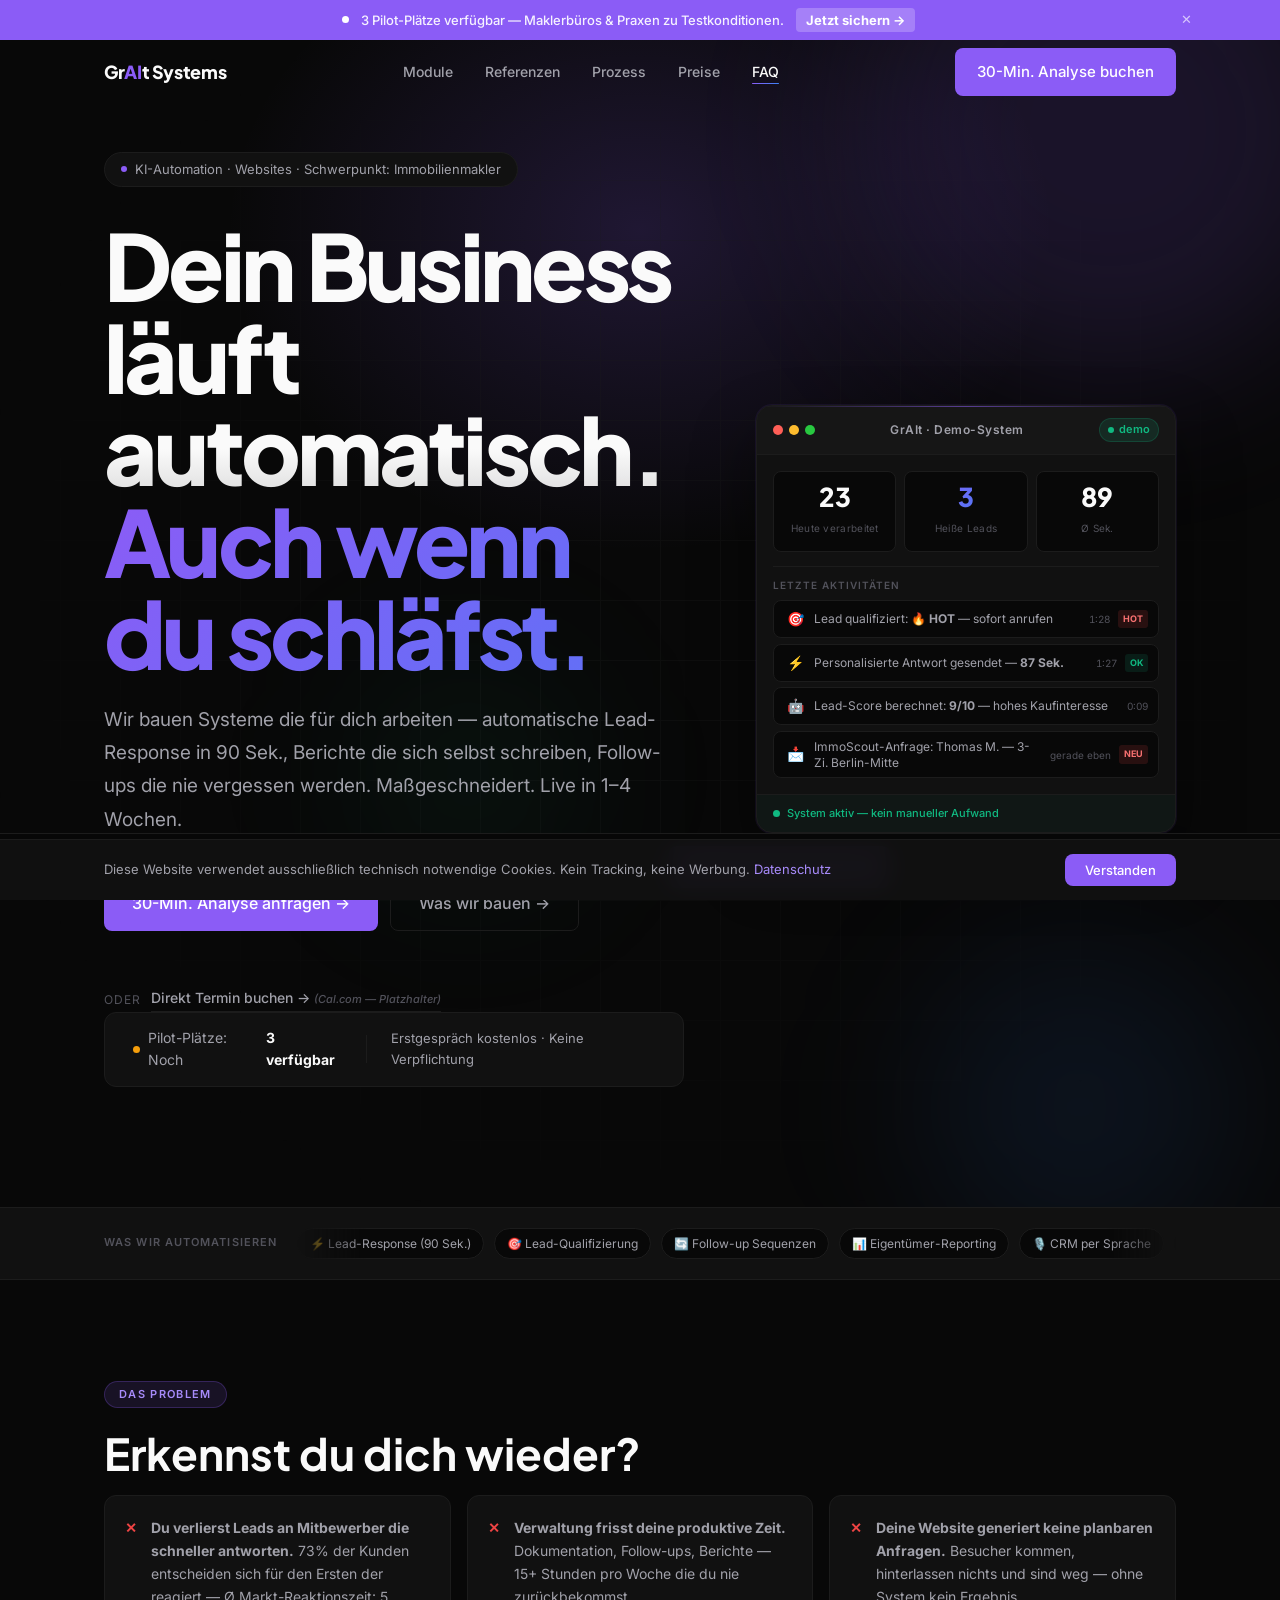
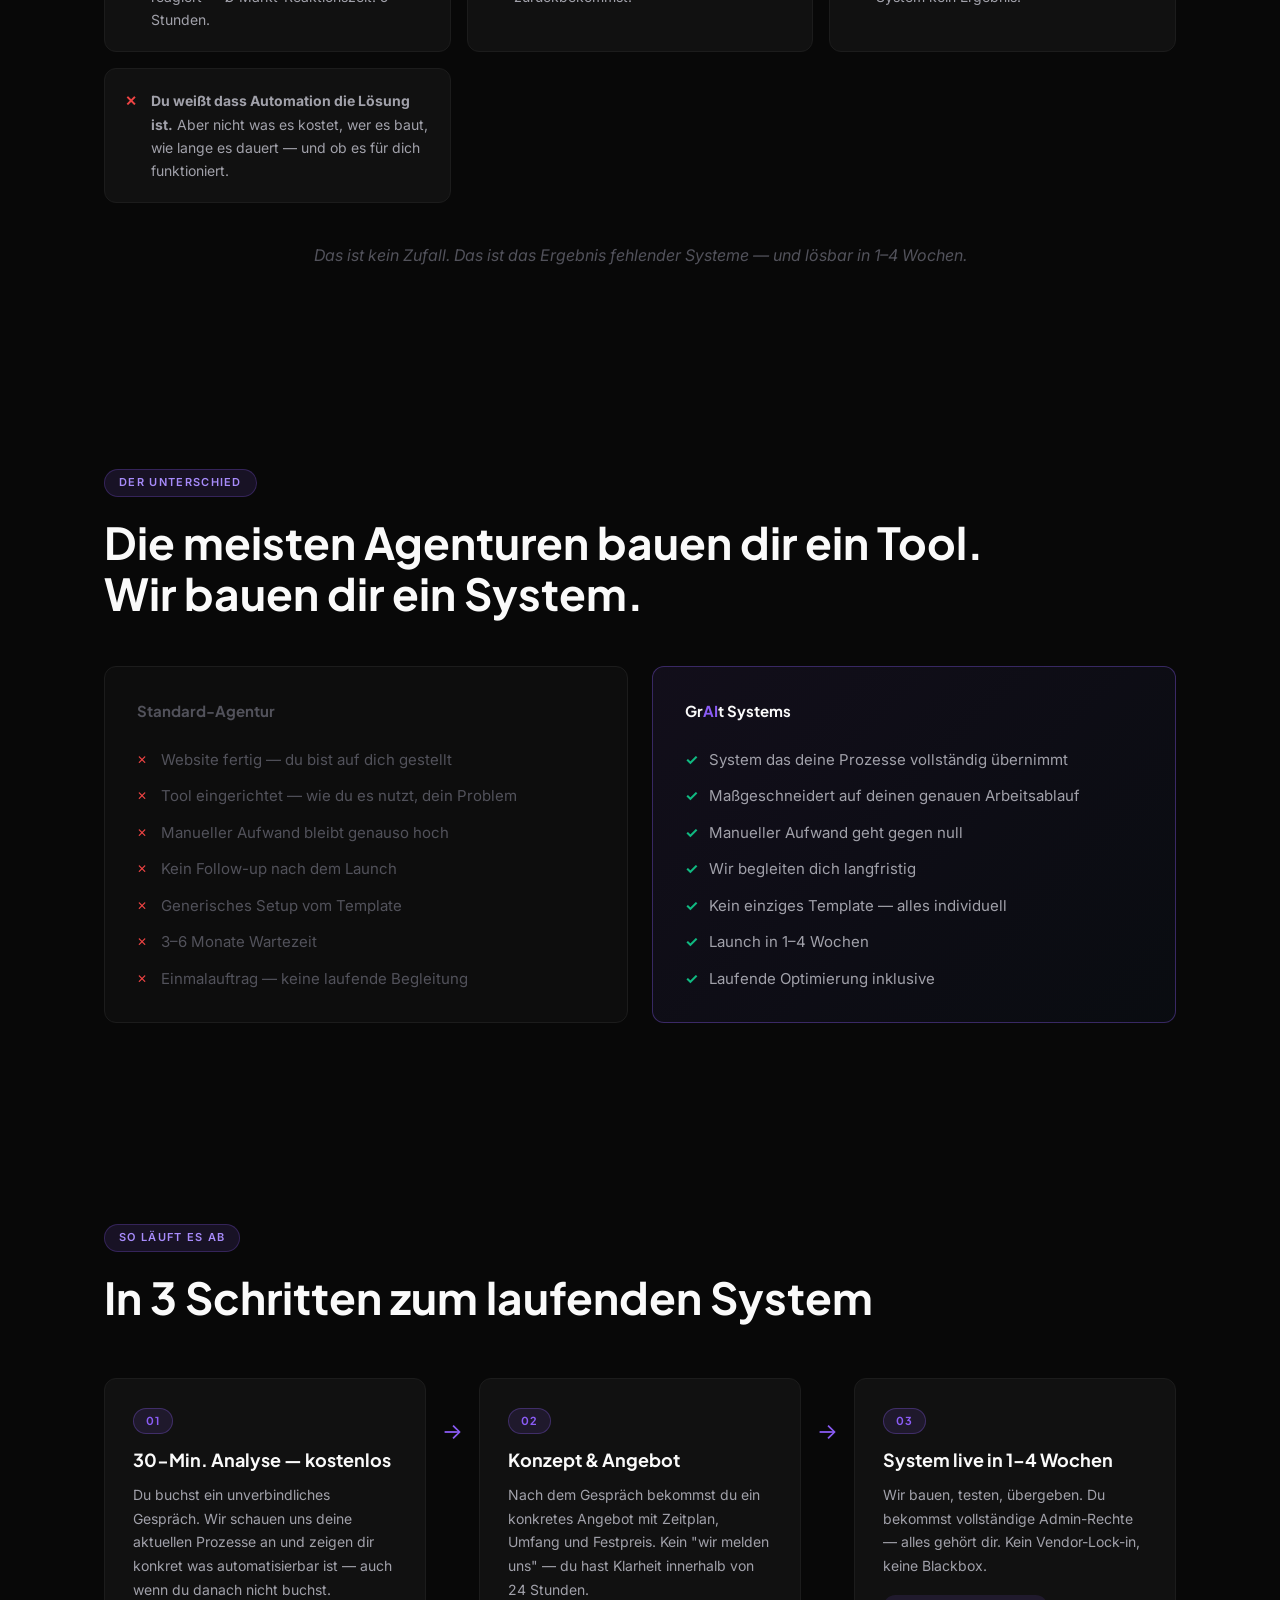
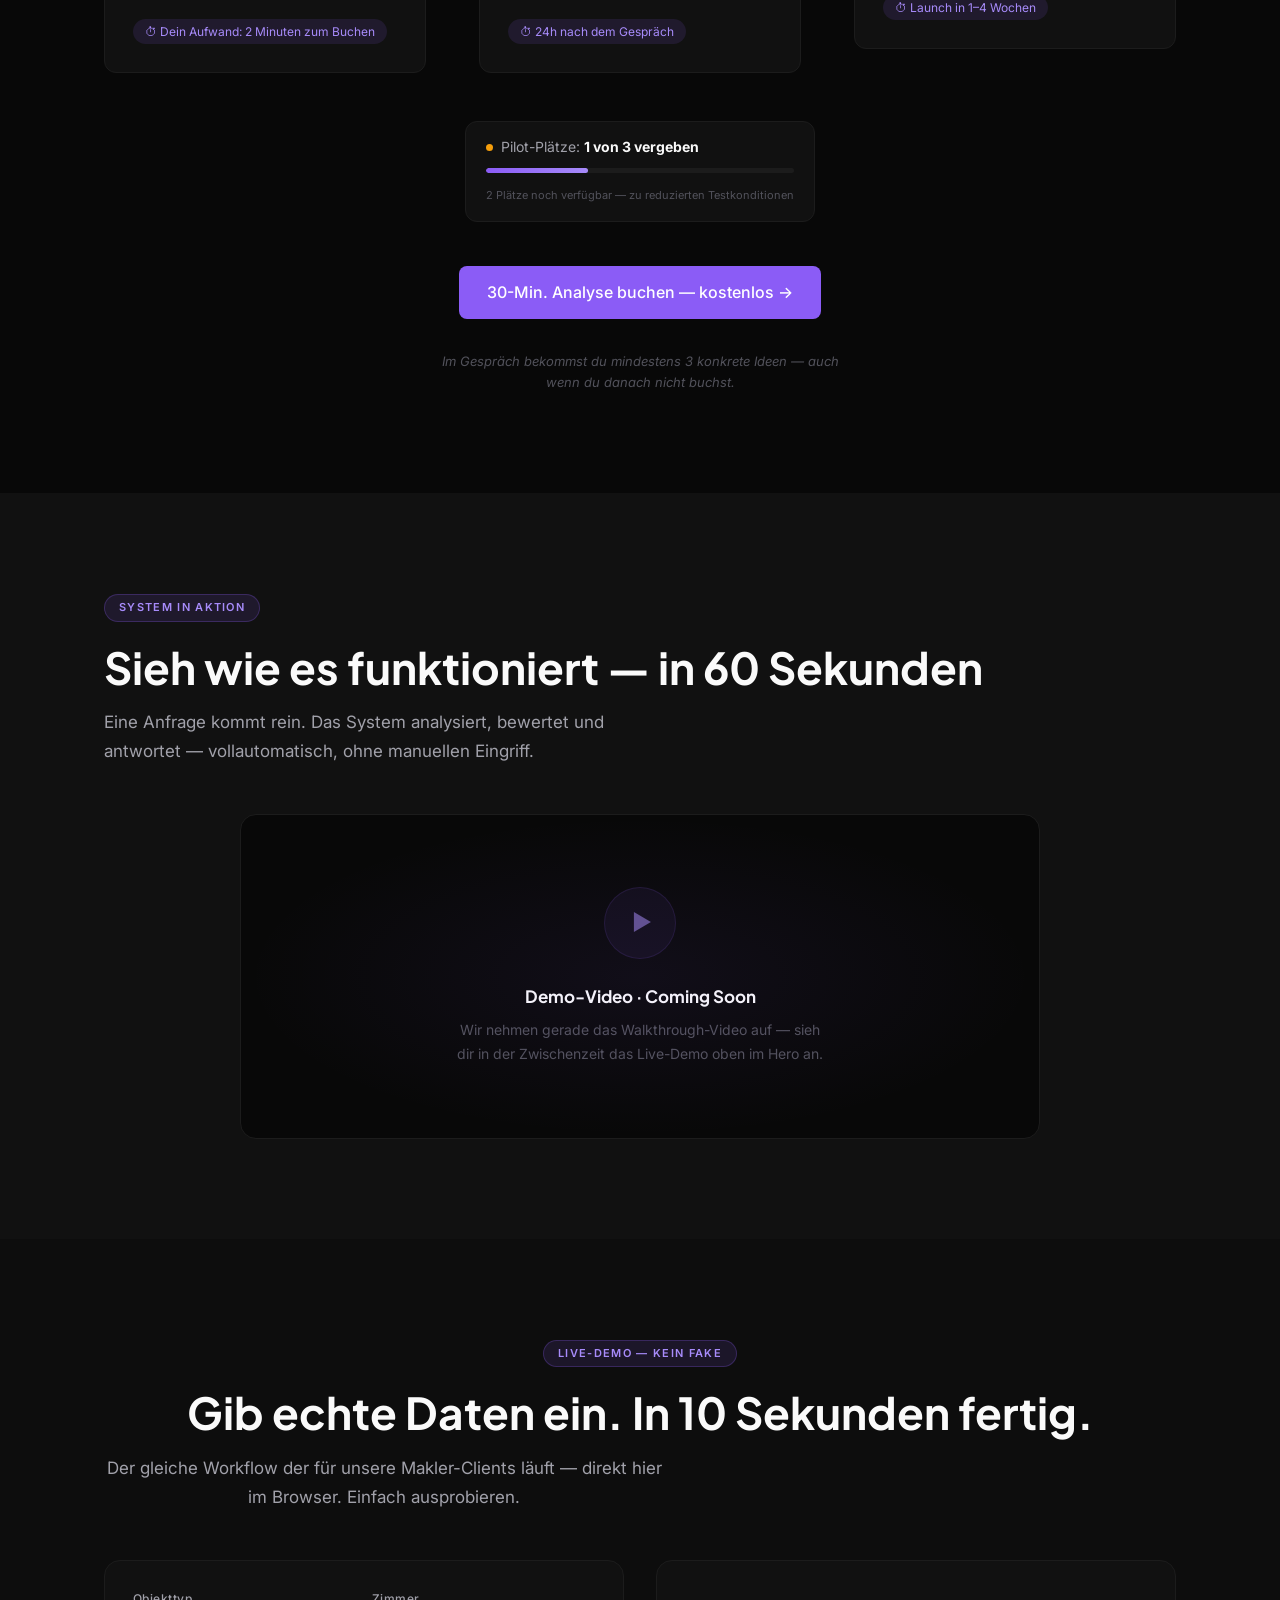
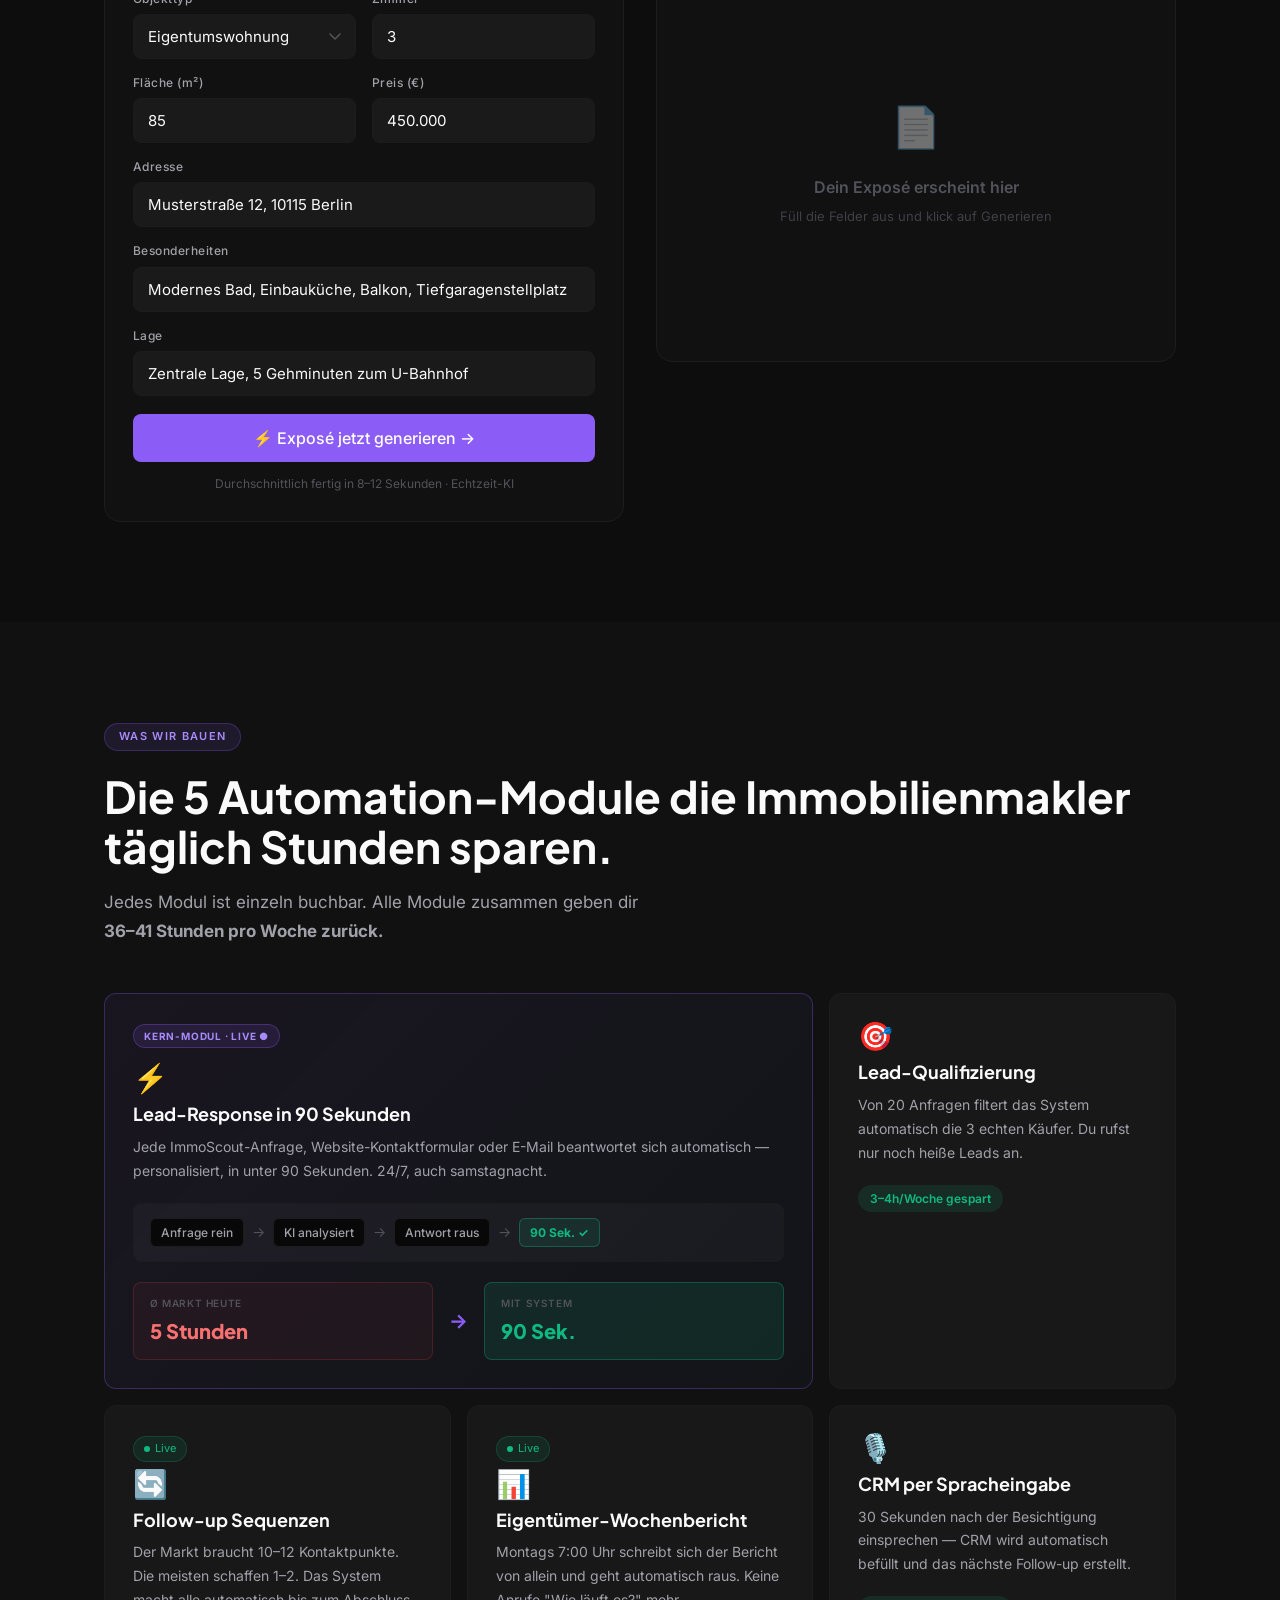
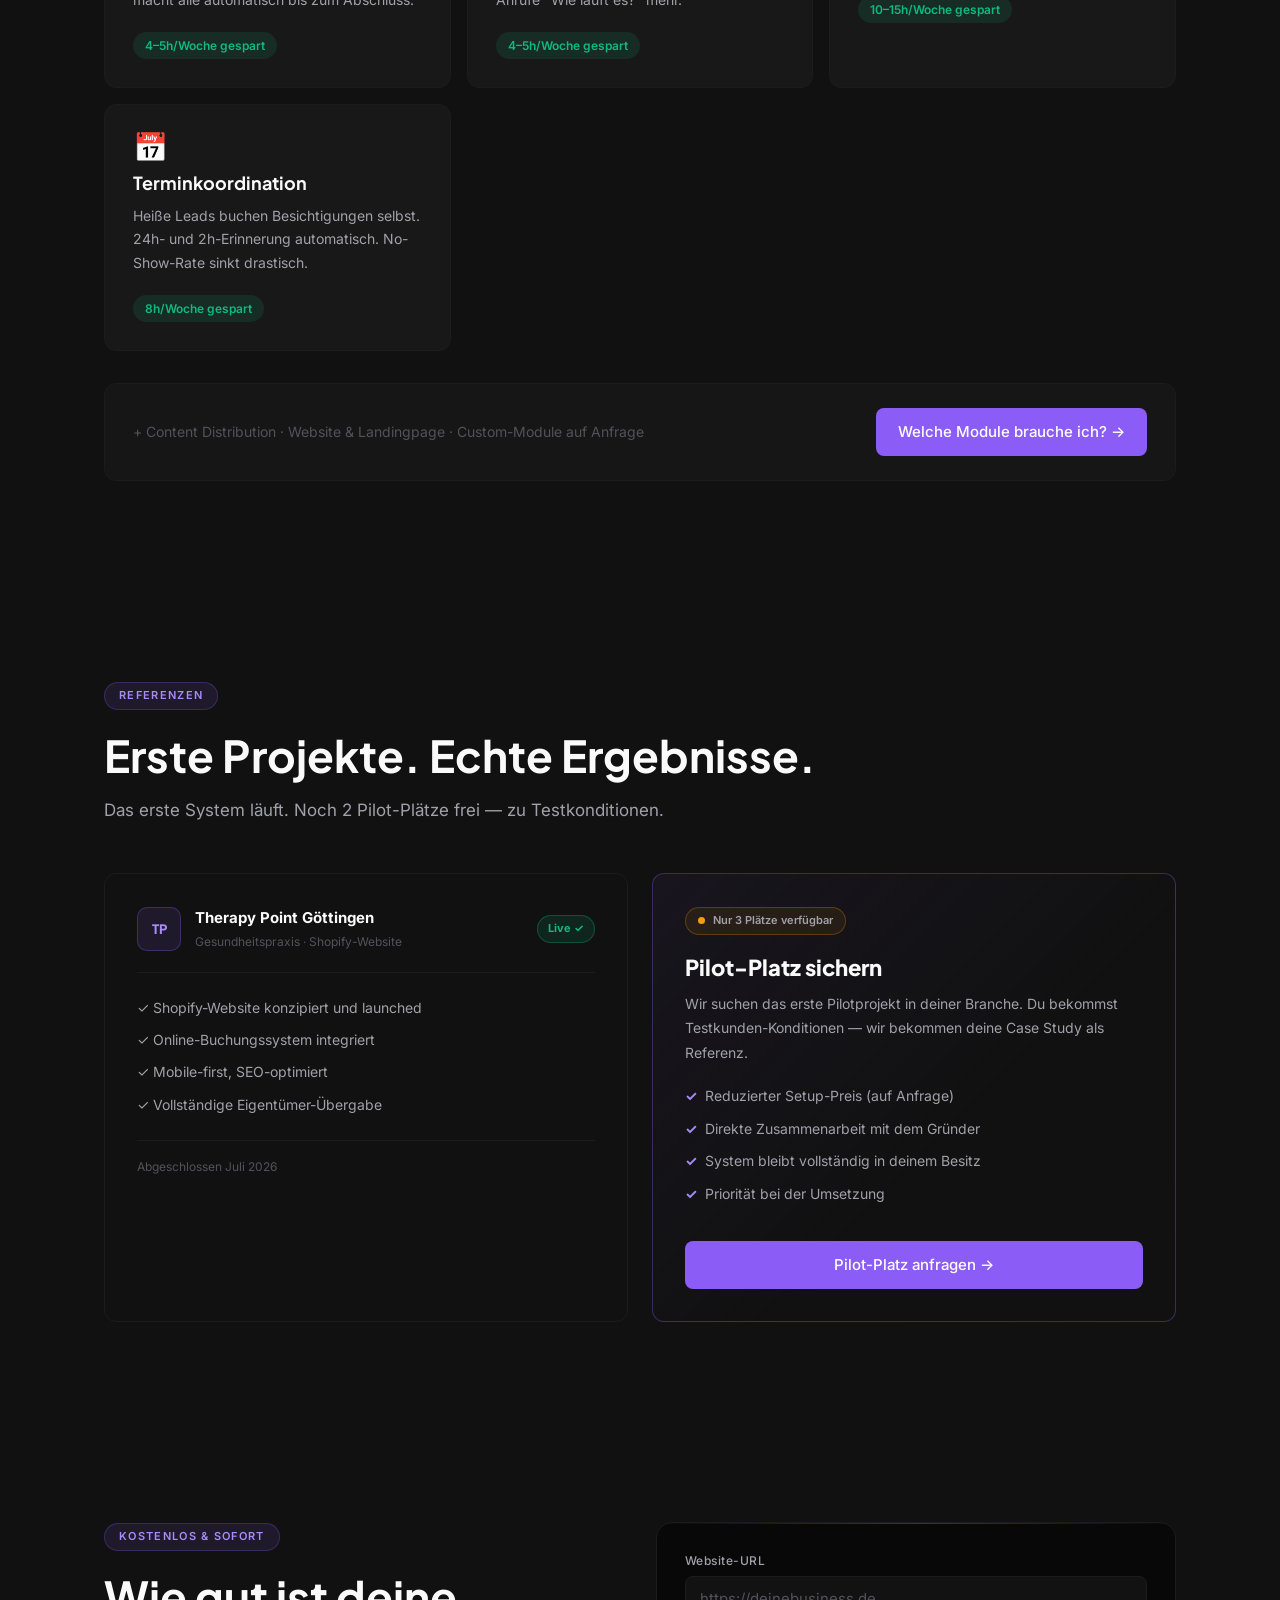
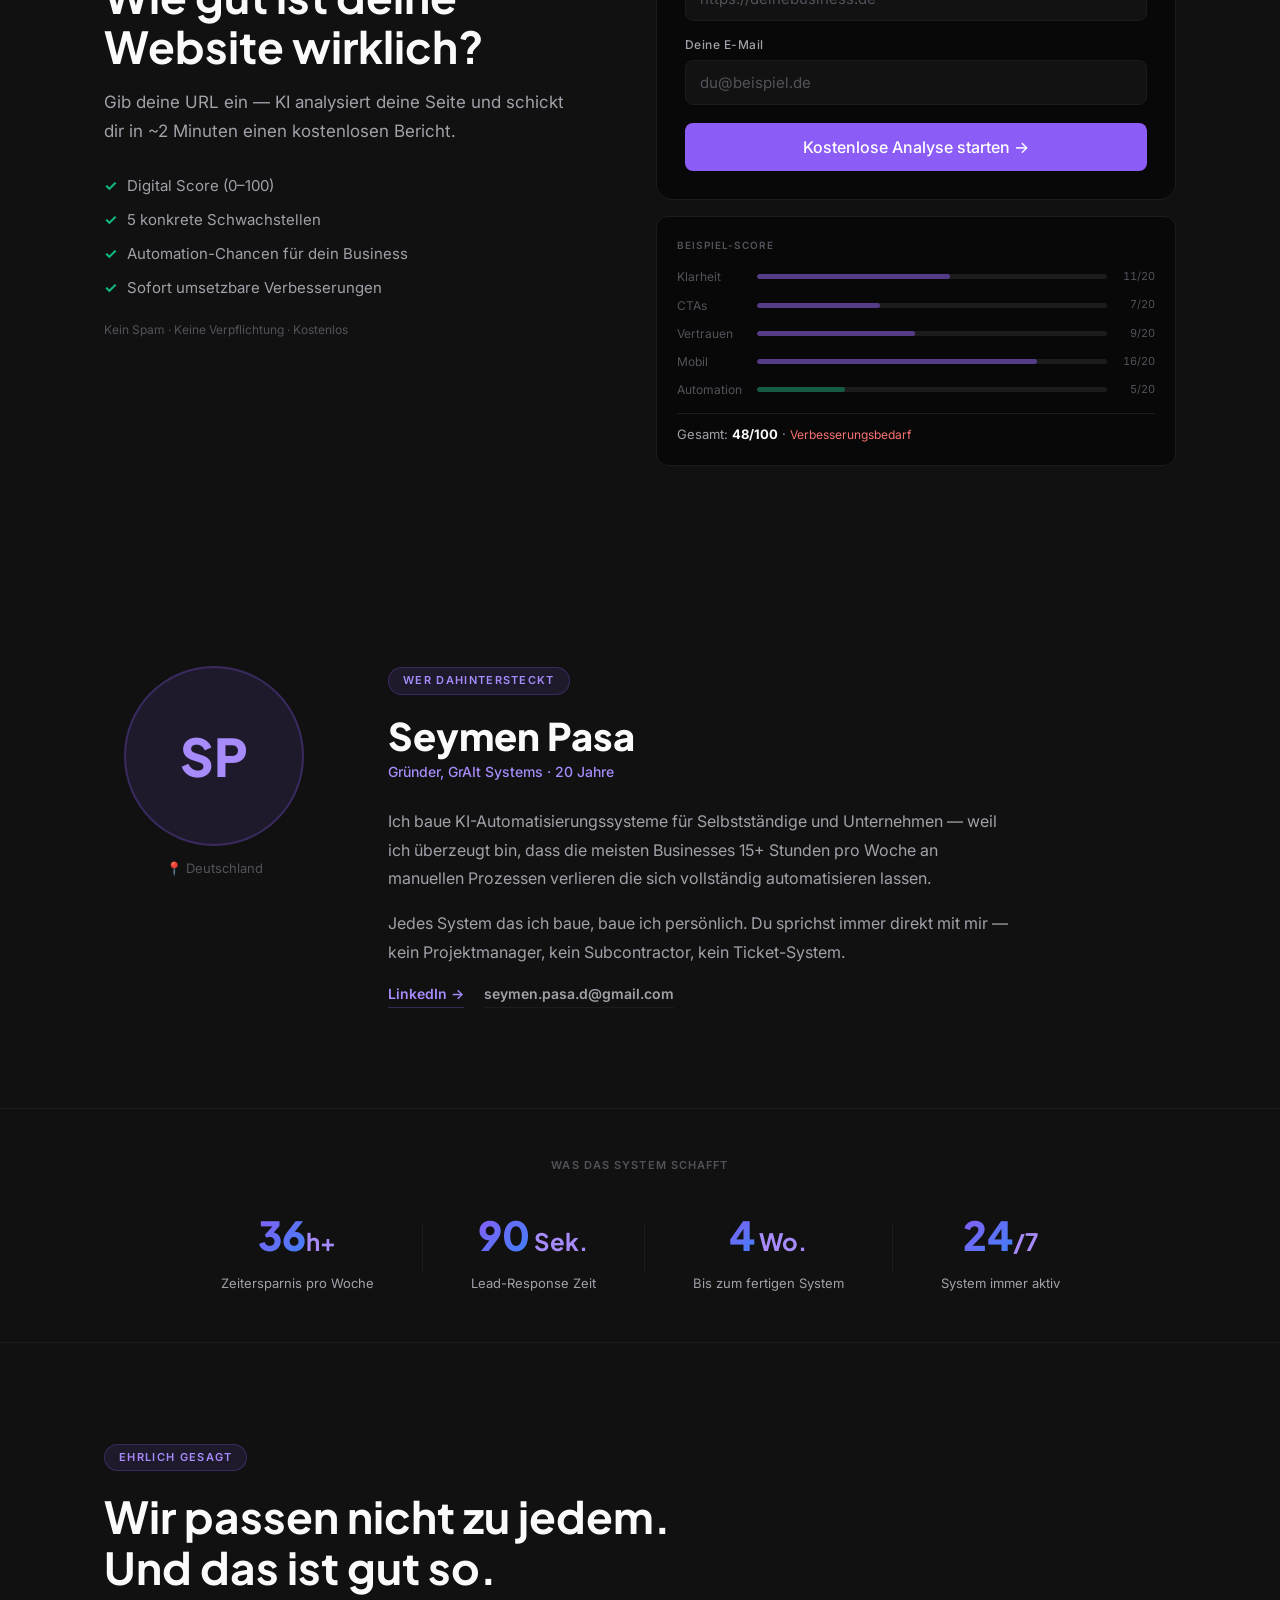
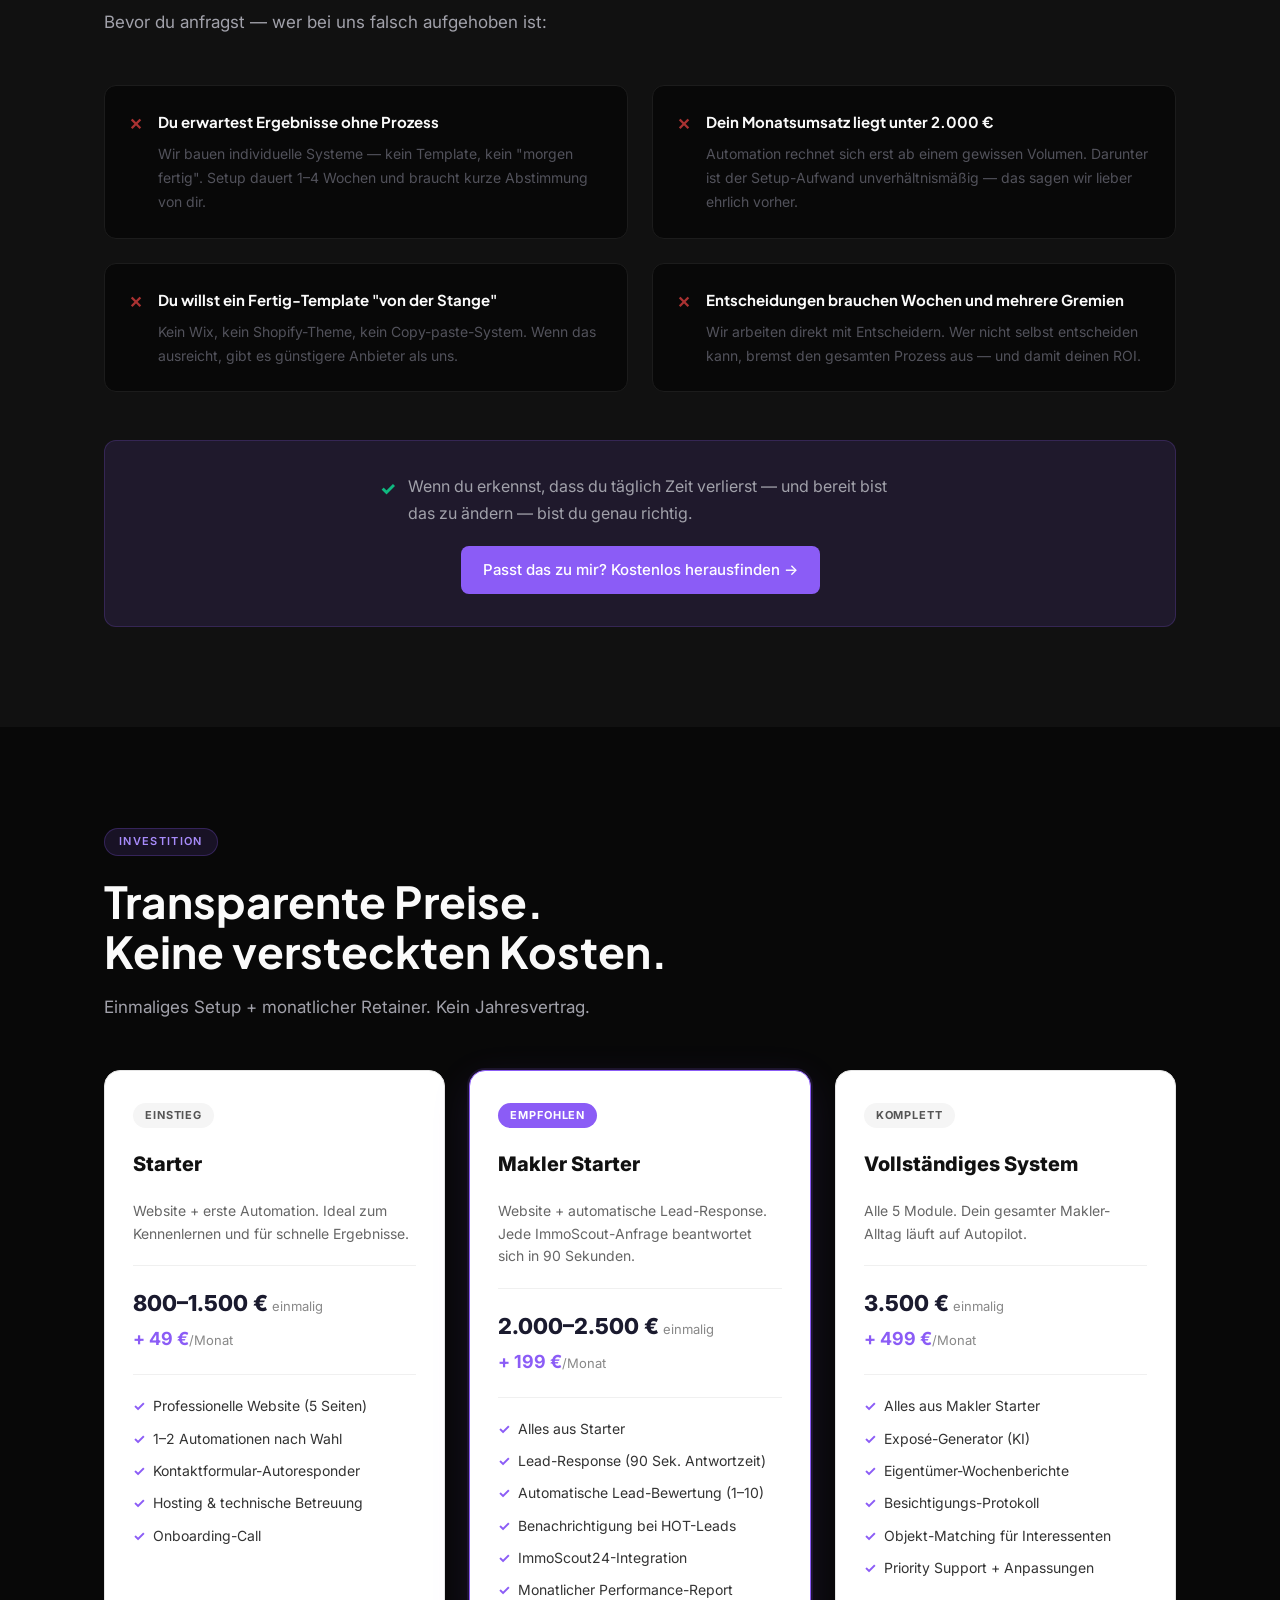
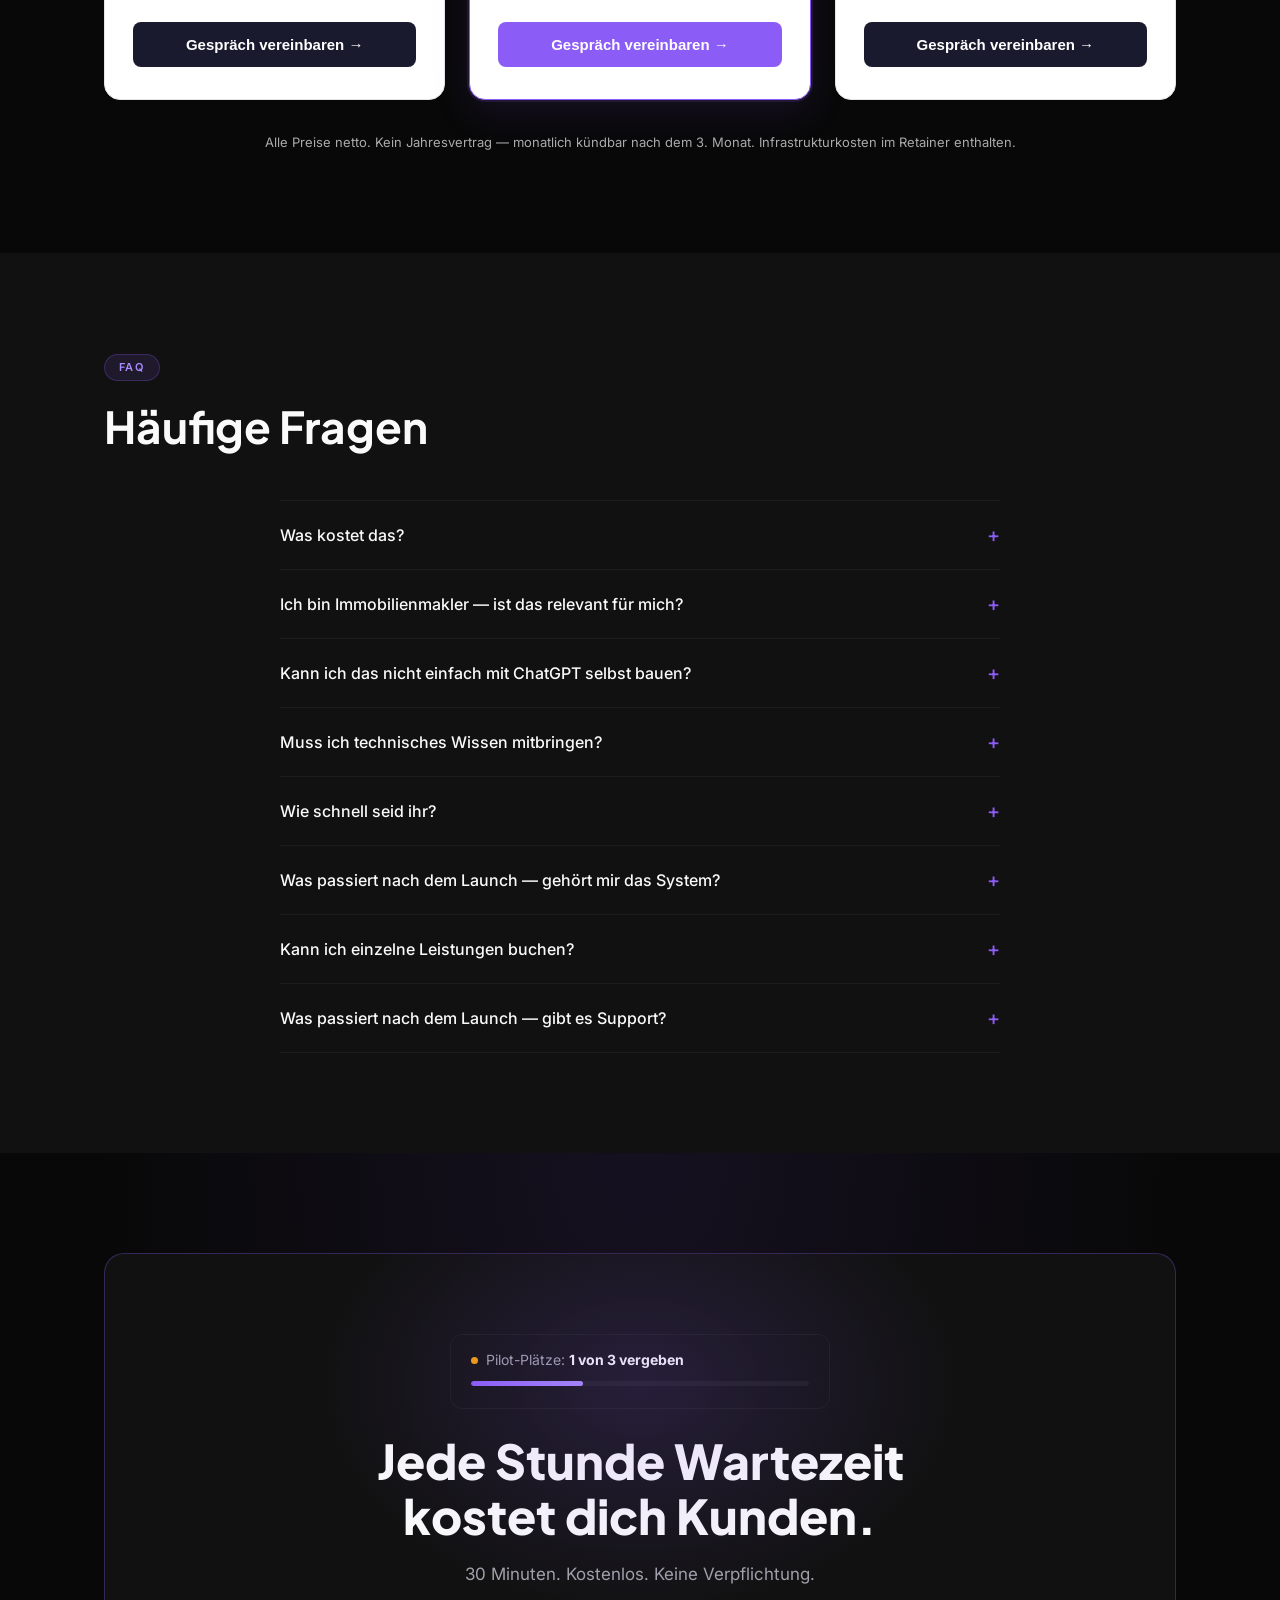
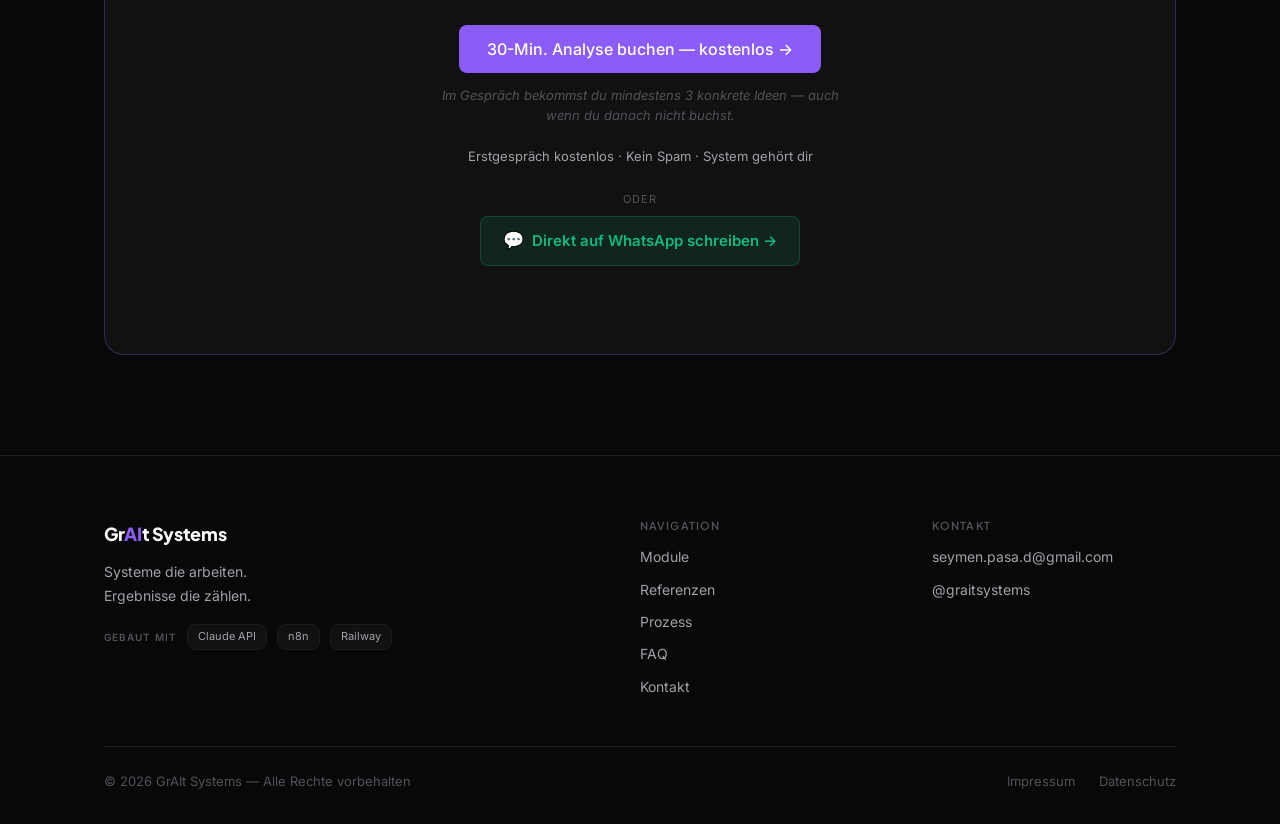
<file: index.html>
<!DOCTYPE html>
<html lang="de">
<head>
  <meta charset="UTF-8" />
  <meta name="viewport" content="width=device-width, initial-scale=1.0" />
  <title>GrAIt Systems — KI-Automation & Websites für Makler und KMU</title>
  <meta name="description" content="GrAIt Systems automatisiert wiederkehrende Prozesse — von der Lead-Response bis zur automatischen Dokumentation. Maßgeschneidert für Immobilienmakler und Selbstständige." />

  <!-- Open Graph -->
  <meta property="og:title" content="GrAIt Systems — KI-Automation & Websites" />
  <meta property="og:description" content="Dein Business läuft automatisch — auch wenn du schläfst. Maßgeschneiderte KI-Automation für Immobilienmakler und Selbstständige." />
  <meta property="og:type" content="website" />
  <meta property="og:url" content="https://graitsystems.com" />
  <meta name="twitter:card" content="summary_large_image" />
  <meta name="twitter:title" content="GrAIt Systems — KI-Automation & Websites" />
  <meta name="twitter:description" content="Dein Business läuft automatisch — auch wenn du schläfst." />

  <!-- Schema: Organization -->
  <script type="application/ld+json">
  {"@context":"https://schema.org","@type":"Organization","name":"GrAIt Systems","url":"https://graitsystems.com","email":"seymen.pasa.d@gmail.com","description":"KI-Automation und Webentwicklung für Selbstständige und KMU — Schwerpunkt Immobilienmakler","foundingDate":"2026","areaServed":"DE"}
  </script>

  <!-- Schema: FAQPage -->
  <script type="application/ld+json">
  {"@context":"https://schema.org","@type":"FAQPage","mainEntity":[{"@type":"Question","name":"Was kostet das?","acceptedAnswer":{"@type":"Answer","text":"Jedes Projekt ist individuell — kein Festpreis, kein Paket-Zwang. Im kostenlosen Erstgespräch analysieren wir deinen Bedarf und erstellen ein transparentes Angebot."}},{"@type":"Question","name":"Ich bin Immobilienmakler — ist das relevant für mich?","acceptedAnswer":{"@type":"Answer","text":"Ja — Immobilienmakler sind unser Schwerpunkt. Wir kennen die Pain Points: langsame Lead-Response, manuelle Eigentümer-Berichte, Leads die durch fehlende Follow-ups verloren gehen."}},{"@type":"Question","name":"Kann ich das nicht einfach mit ChatGPT selbst bauen?","acceptedAnswer":{"@type":"Answer","text":"ChatGPT ist passiv — du musst manuell starten, eintippen, prüfen. Es gibt keinen automatischen Trigger wenn eine Anfrage reinkommt. Unser System überwacht deine E-Mail, erkennt neue Leads automatisch, bewertet sie und antwortet — ohne dass du etwas tust."}},{"@type":"Question","name":"Muss ich technisches Wissen mitbringen?","acceptedAnswer":{"@type":"Answer","text":"Nein. Wir übernehmen alles — von der Konzeption bis zum Launch. Das einzige was du tust: deine bestehenden Accounts verknüpfen (5-Minuten-Aufgaben mit Anleitung)."}}]}
  </script>

  <link rel="preconnect" href="https://fonts.googleapis.com" />
  <link rel="preconnect" href="https://fonts.gstatic.com" crossorigin />
  <link rel="preload" as="style" href="https://fonts.googleapis.com/css2?family=Inter:wght@400;500;600&family=Plus+Jakarta+Sans:wght@600;700;800;900&display=swap" />
  <link href="https://fonts.googleapis.com/css2?family=Inter:wght@400;500;600&family=Plus+Jakarta+Sans:wght@600;700;800;900&display=swap" rel="stylesheet" media="print" onload="this.media='all'" />
  <noscript><link href="https://fonts.googleapis.com/css2?family=Inter:wght@400;500;600&family=Plus+Jakarta+Sans:wght@600;700;800;900&display=swap" rel="stylesheet" /></noscript>
  <meta property="og:image" content="https://graitsystems.com/og-image.png" />
  <meta property="og:image:width" content="1200" />
  <meta property="og:image:height" content="630" />
  <link rel="stylesheet" href="style.css" />
  <link rel="icon" href="data:image/svg+xml,<svg xmlns='http://www.w3.org/2000/svg' viewBox='0 0 100 100'><rect width='100' height='100' rx='16' fill='%23080808'/><text y='.9em' font-size='72' font-family='sans-serif' fill='%238B5CF6'>G</text></svg>" />
</head>
<body>

  <!-- SCROLL PROGRESS -->
  <div class="scroll-progress" id="scrollProgress"></div>

  <!-- ANNOUNCEMENT BAR -->
  <div class="ann-bar" id="annBar">
    <div class="ann-inner">
      <span class="ann-pulse"></span>
      <span class="ann-text">3 Pilot-Plätze verfügbar — Maklerbüros &amp; Praxen zu Testkonditionen.</span>
      <a href="#kontakt" class="ann-cta open-form">Jetzt sichern →</a>
      <button class="ann-close" id="annClose" aria-label="Schließen">✕</button>
    </div>
  </div>

  <!-- COOKIE BANNER -->
  <div class="cookie-banner" id="cookieBanner" role="dialog" aria-label="Cookie-Hinweis">
    <div class="cookie-inner">
      <p>Diese Website verwendet ausschließlich technisch notwendige Cookies. Kein Tracking, keine Werbung. <a href="datenschutz.html">Datenschutz</a></p>
      <button class="cookie-btn" id="cookieAccept">Verstanden</button>
    </div>
  </div>

  <!-- NAV -->
  <nav class="nav" id="nav">
    <div class="nav-inner">
      <a href="#" class="logo">Gr<span class="logo-ai">AI</span>t Systems</a>
      <ul class="nav-links">
        <li><a href="#module">Module</a></li>
        <li><a href="#ergebnisse">Referenzen</a></li>
        <li><a href="#prozess">Prozess</a></li>
        <li><a href="#preise">Preise</a></li>
        <li><a href="#faq">FAQ</a></li>
      </ul>
      <a href="#kontakt" class="btn btn-primary nav-cta open-form">30-Min. Analyse buchen</a>
      <button class="nav-toggle" id="navToggle" aria-label="Menü"><span></span><span></span><span></span></button>
    </div>
    <div class="nav-mobile" id="navMobile">
      <a href="#module">Module</a>
      <a href="#ergebnisse">Referenzen</a>
      <a href="#prozess">Prozess</a>
      <a href="#preise">Preise</a>
      <a href="#faq">FAQ</a>
      <a href="#kontakt" class="btn btn-primary open-form">30-Min. Analyse buchen</a>
    </div>
  </nav>

  <!-- HERO -->
  <section class="hero">
    <div class="hero-bg">
      <div class="hero-glow"></div>
      <div class="hero-grid"></div>
      <div class="hero-orb hero-orb-1"></div>
      <div class="hero-orb hero-orb-2"></div>
      <div class="hero-orb hero-orb-3"></div>
    </div>
    <div class="container">
      <div class="hero-inner">

        <!-- LEFT: Text -->
        <div class="hero-text">
          <div class="hero-badge fade-in">
            <span class="badge-dot"></span>
            KI-Automation · Websites · Schwerpunkt: Immobilienmakler
          </div>
          <h1 class="hero-headline fade-in fade-in-delay-1">
            Dein Business läuft automatisch.<br /><span class="hero-accent" id="heroAccent">Auch wenn du schläfst.</span>
          </h1>
          <p class="hero-sub fade-in fade-in-delay-2">
            Wir bauen Systeme die für dich arbeiten — automatische Lead-Response in 90 Sek., Berichte die sich selbst schreiben, Follow-ups die nie vergessen werden. Maßgeschneidert. Live in 1–4 Wochen.
          </p>
          <div class="hero-actions fade-in fade-in-delay-3">
            <a href="#kontakt" class="btn btn-primary btn-lg btn-glow open-form">30-Min. Analyse anfragen →</a>
            <a href="#module" class="btn btn-ghost btn-lg">Was wir bauen →</a>
          </div>
          <div class="hero-cal fade-in fade-in-delay-4">
            <span class="hero-cal-or">oder</span>
            <a href="[CAL-PLATZHALTER]" class="hero-cal-link" target="_blank" rel="noopener">Direkt Termin buchen → <span class="hero-cal-note">(Cal.com — Platzhalter)</span></a>
          </div>
          <div class="hero-trust fade-in fade-in-delay-4">
            <div class="hero-scarcity">
              <span class="scarcity-dot"></span>
              Pilot-Plätze: Noch <strong>3 verfügbar</strong>
            </div>
            <div class="hero-trust-divider"></div>
            <div class="hero-info">
              <span>Erstgespräch kostenlos · Keine Verpflichtung</span>
            </div>
          </div>
        </div>

        <!-- RIGHT: Live Widget -->
        <div class="hero-visual fade-in fade-in-delay-2">
          <div class="hero-widget">
            <div class="hw-header">
              <div class="hw-dots"><span></span><span></span><span></span></div>
              <span class="hw-title">GrAIt · Demo-System</span>
              <span class="hw-live"><span class="live-dot"></span>demo</span>
            </div>
            <div class="hw-body">
              <div class="hw-stats">
                <div class="hw-stat">
                  <span class="hw-num hw-num-count">0</span>
                  <span class="hw-stat-label">Heute verarbeitet</span>
                </div>
                <div class="hw-stat">
                  <span class="hw-num hw-num-hot">3</span>
                  <span class="hw-stat-label">Heiße Leads</span>
                </div>
                <div class="hw-stat">
                  <span class="hw-num">89</span>
                  <span class="hw-stat-label">Ø Sek.</span>
                </div>
              </div>
              <div class="hw-divider"></div>
              <div class="hw-feed-label">Letzte Aktivitäten</div>
              <div class="hw-feed" id="heroFeed"></div>
            </div>
            <div class="hw-footer">
              <span class="status-dot"></span>
              System aktiv — kein manueller Aufwand
            </div>
          </div>
        </div>

      </div>
    </div>
  </section>

  <!-- MODULES BAR (marquee) -->
  <section class="modules-bar">
    <div class="container">
      <p class="modules-bar-label">Was wir automatisieren</p>
      <div class="modules-bar-overflow">
        <div class="modules-bar-track">
          <div class="marquee-content">
            <div class="module-pill">⚡ Lead-Response (90 Sek.)</div>
            <div class="module-pill">🎯 Lead-Qualifizierung</div>
            <div class="module-pill">🔄 Follow-up Sequenzen</div>
            <div class="module-pill">📊 Eigentümer-Reporting</div>
            <div class="module-pill">🎙️ CRM per Sprache</div>
            <div class="module-pill">📅 Terminkoordination</div>
            <div class="module-pill">🌐 Website & Landingpage</div>
            <div class="module-pill">📢 Content Distribution</div>
          </div>
          <div class="marquee-content" aria-hidden="true">
            <div class="module-pill">⚡ Lead-Response (90 Sek.)</div>
            <div class="module-pill">🎯 Lead-Qualifizierung</div>
            <div class="module-pill">🔄 Follow-up Sequenzen</div>
            <div class="module-pill">📊 Eigentümer-Reporting</div>
            <div class="module-pill">🎙️ CRM per Sprache</div>
            <div class="module-pill">📅 Terminkoordination</div>
            <div class="module-pill">🌐 Website & Landingpage</div>
            <div class="module-pill">📢 Content Distribution</div>
          </div>
        </div>
      </div>
    </div>
  </section>

  <!-- PAIN POINTS -->
  <section class="section pain-section">
    <div class="container">
      <div class="pain-header reveal">
        <div class="section-label">Das Problem</div>
        <h2 class="section-headline">Erkennst du dich wieder?</h2>
      </div>
      <div class="pain-grid">
        <div class="pain-item reveal">
          <span class="pain-x">✕</span>
          <p><strong>Du verlierst Leads an Mitbewerber die schneller antworten.</strong> 73% der Kunden entscheiden sich für den Ersten der reagiert — Ø Markt-Reaktionszeit: 5 Stunden.</p>
        </div>
        <div class="pain-item reveal">
          <span class="pain-x">✕</span>
          <p><strong>Verwaltung frisst deine produktive Zeit.</strong> Dokumentation, Follow-ups, Berichte — 15+ Stunden pro Woche die du nie zurückbekommst.</p>
        </div>
        <div class="pain-item reveal">
          <span class="pain-x">✕</span>
          <p><strong>Deine Website generiert keine planbaren Anfragen.</strong> Besucher kommen, hinterlassen nichts und sind weg — ohne System kein Ergebnis.</p>
        </div>
        <div class="pain-item reveal">
          <span class="pain-x">✕</span>
          <p><strong>Du weißt dass Automation die Lösung ist.</strong> Aber nicht was es kostet, wer es baut, wie lange es dauert — und ob es für dich funktioniert.</p>
        </div>
      </div>
      <p class="pain-closing reveal">Das ist kein Zufall. Das ist das Ergebnis fehlender Systeme — und lösbar in 1–4 Wochen.</p>
    </div>
  </section>

  <!-- USP COMPARE -->
  <section class="section usp-section">
    <div class="container">
      <div class="usp-header reveal">
        <div class="section-label">Der Unterschied</div>
        <h2 class="section-headline">Die meisten Agenturen bauen dir ein Tool.<br class="br-desktop" /> Wir bauen dir ein System.</h2>
      </div>
      <div class="usp-compare">
        <div class="usp-col usp-col-old reveal">
          <div class="usp-col-header"><span class="usp-tag usp-tag-old">Standard-Agentur</span></div>
          <ul class="usp-list usp-list-old">
            <li>Website fertig — du bist auf dich gestellt</li>
            <li>Tool eingerichtet — wie du es nutzt, dein Problem</li>
            <li>Manueller Aufwand bleibt genauso hoch</li>
            <li>Kein Follow-up nach dem Launch</li>
            <li>Generisches Setup vom Template</li>
            <li>3–6 Monate Wartezeit</li>
            <li>Einmalauftrag — keine laufende Begleitung</li>
          </ul>
        </div>
        <div class="usp-col usp-col-new reveal">
          <div class="usp-col-header"><span class="usp-tag usp-tag-new">Gr<span class="logo-ai">AI</span>t Systems</span></div>
          <ul class="usp-list usp-list-new">
            <li>System das deine Prozesse vollständig übernimmt</li>
            <li>Maßgeschneidert auf deinen genauen Arbeitsablauf</li>
            <li>Manueller Aufwand geht gegen null</li>
            <li>Wir begleiten dich langfristig</li>
            <li>Kein einziges Template — alles individuell</li>
            <li>Launch in 1–4 Wochen</li>
            <li>Laufende Optimierung inklusive</li>
          </ul>
        </div>
      </div>
    </div>
  </section>

  <!-- PROZESS -->
  <section class="section" id="prozess">
    <div class="container">
      <div class="section-label reveal">So läuft es ab</div>
      <h2 class="section-headline reveal">In 3 Schritten zum laufenden System</h2>
      <div class="process-steps">
        <div class="process-card reveal">
          <div class="process-number">01</div>
          <h3>30-Min. Analyse — kostenlos</h3>
          <p>Du buchst ein unverbindliches Gespräch. Wir schauen uns deine aktuellen Prozesse an und zeigen dir konkret was automatisierbar ist — auch wenn du danach nicht buchst.</p>
          <div class="process-time">⏱ Dein Aufwand: 2 Minuten zum Buchen</div>
        </div>
        <div class="process-connector reveal">→</div>
        <div class="process-card reveal">
          <div class="process-number">02</div>
          <h3>Konzept & Angebot</h3>
          <p>Nach dem Gespräch bekommst du ein konkretes Angebot mit Zeitplan, Umfang und Festpreis. Kein "wir melden uns" — du hast Klarheit innerhalb von 24 Stunden.</p>
          <div class="process-time">⏱ 24h nach dem Gespräch</div>
        </div>
        <div class="process-connector reveal">→</div>
        <div class="process-card reveal">
          <div class="process-number">03</div>
          <h3>System live in 1–4 Wochen</h3>
          <p>Wir bauen, testen, übergeben. Du bekommst vollständige Admin-Rechte — alles gehört dir. Kein Vendor-Lock-in, keine Blackbox.</p>
          <div class="process-time">⏱ Launch in 1–4 Wochen</div>
        </div>
      </div>
      <div class="process-cta reveal">
        <div class="pilot-progress">
          <div class="pilot-progress-header">
            <span class="scarcity-dot"></span>
            <span>Pilot-Plätze: <strong>1 von 3 vergeben</strong></span>
          </div>
          <div class="pilot-bar"><div class="pilot-bar-fill" style="width:33%"></div></div>
          <span class="pilot-bar-note">2 Plätze noch verfügbar — zu reduzierten Testkonditionen</span>
        </div>
        <a href="#kontakt" class="btn btn-primary btn-lg btn-glow open-form">30-Min. Analyse buchen — kostenlos →</a>
        <p class="risk-note">Im Gespräch bekommst du mindestens 3 konkrete Ideen — auch wenn du danach nicht buchst.</p>
      </div>
    </div>
  </section>

  <!-- DEMO VIDEO -->
  <section class="section section-dark demo-section">
    <div class="container">
      <div class="demo-header reveal">
        <div class="section-label">System in Aktion</div>
        <h2 class="section-headline">Sieh wie es funktioniert — in 60 Sekunden</h2>
        <p class="section-sub">Eine Anfrage kommt rein. Das System analysiert, bewertet und antwortet — vollautomatisch, ohne manuellen Eingriff.</p>
      </div>
      <div class="demo-video-wrap reveal">
        <div class="demo-video-placeholder">
          <div class="demo-play">
            <div class="demo-play-btn">▶</div>
          </div>
          <div class="demo-placeholder-text">
            <strong>Demo-Video · Coming Soon</strong>
            <p>Wir nehmen gerade das Walkthrough-Video auf — sieh dir in der Zwischenzeit das Live-Demo oben im Hero an.</p>
          </div>
        </div>
      </div>
    </div>
  </section>

  <!-- LIVE EXPOSÉ DEMO -->
  <section class="section expose-demo-section" id="expose-demo">
    <div class="container">
      <div class="expose-demo-header reveal">
        <div class="section-label">Live-Demo — kein Fake</div>
        <h2 class="section-headline">Gib echte Daten ein. In 10 Sekunden fertig.</h2>
        <p class="section-sub">Der gleiche Workflow der für unsere Makler-Clients läuft — direkt hier im Browser. Einfach ausprobieren.</p>
      </div>
      <div class="expose-demo-inner">
        <div class="expose-form-col reveal">
          <form id="exposeForm" novalidate>
            <div class="expose-form-grid">
              <div class="form-field">
                <label class="form-label" for="ex-typ">Objekttyp</label>
                <select class="form-select" id="ex-typ" name="objekttyp">
                  <option value="Eigentumswohnung">Eigentumswohnung</option>
                  <option value="Einfamilienhaus">Einfamilienhaus</option>
                  <option value="Mehrfamilienhaus">Mehrfamilienhaus</option>
                  <option value="Penthouse">Penthouse</option>
                  <option value="Reihenhaus">Reihenhaus</option>
                </select>
              </div>
              <div class="form-field">
                <label class="form-label" for="ex-zimmer">Zimmer</label>
                <input class="form-input" id="ex-zimmer" name="zimmer" type="number" placeholder="3" value="3" min="1" max="20" />
              </div>
              <div class="form-field">
                <label class="form-label" for="ex-flaeche">Fläche (m²)</label>
                <input class="form-input" id="ex-flaeche" name="flaeche" type="number" placeholder="85" value="85" />
              </div>
              <div class="form-field">
                <label class="form-label" for="ex-preis">Preis (€)</label>
                <input class="form-input" id="ex-preis" name="preis" type="text" placeholder="450.000" value="450.000" />
              </div>
            </div>
            <div class="form-field">
              <label class="form-label" for="ex-adresse">Adresse</label>
              <input class="form-input" id="ex-adresse" name="adresse" type="text" placeholder="Musterstraße 12, 10115 Berlin" value="Musterstraße 12, 10115 Berlin" />
            </div>
            <div class="form-field">
              <label class="form-label" for="ex-details">Besonderheiten</label>
              <input class="form-input" id="ex-details" name="details" type="text" placeholder="Balkon, Einbauküche, Tiefgarage..." value="Modernes Bad, Einbauküche, Balkon, Tiefgaragenstellplatz" />
            </div>
            <div class="form-field">
              <label class="form-label" for="ex-lage">Lage</label>
              <input class="form-input" id="ex-lage" name="lage" type="text" placeholder="Zentrale Lage, U-Bahn 5 Min..." value="Zentrale Lage, 5 Gehminuten zum U-Bahnhof" />
            </div>
            <div class="expose-form-err" id="exposeFormErr"></div>
            <button type="submit" class="btn btn-primary btn-lg expose-submit-btn" id="exposeSubmitBtn">
              ⚡ Exposé jetzt generieren →
            </button>
            <div class="expose-hint">Durchschnittlich fertig in 8–12 Sekunden · Echtzeit-KI</div>
          </form>
        </div>
        <div class="expose-result-col">
          <div class="expose-state expose-state-empty" id="exposeStateEmpty">
            <div class="expose-empty-icon">📄</div>
            <p class="expose-empty-title">Dein Exposé erscheint hier</p>
            <p class="expose-empty-sub">Füll die Felder aus und klick auf Generieren</p>
          </div>
          <div class="expose-state expose-state-loading" id="exposeStateLoading" style="display:none;">
            <div class="expose-loading-dots"><span></span><span></span><span></span></div>
            <p class="expose-loading-text">KI schreibt dein Exposé<span class="expose-loading-ellipsis"></span></p>
            <p class="expose-loading-sub">Normalerweise 8–12 Sekunden</p>
          </div>
          <div class="expose-state expose-state-result" id="exposeStateResult" style="display:none;">
            <div class="expose-result-topbar">
              <span class="expose-result-badge">✓ Generiert in <strong id="exposeGenTime">0</strong> Sek.</span>
              <button class="expose-copy-btn" id="exposeCopyBtn" title="Kopieren">Kopieren</button>
            </div>
            <div class="expose-result-body" id="exposeResultBody"></div>
            <div class="expose-result-footer">
              <button class="btn btn-ghost expose-new-btn" id="exposeNewBtn">Neues Exposé →</button>
              <a href="#kontakt" class="btn btn-primary open-form">System für mich einrichten →</a>
            </div>
          </div>
        </div>
      </div>
    </div>
  </section>

  <!-- AUTOMATION MODULES SHOWCASE -->
  <section class="section section-dark modules-showcase" id="module">
    <div class="container">
      <div class="modules-showcase-header reveal">
        <div class="section-label">Was wir bauen</div>
        <h2 class="section-headline">Die 5 Automation-Module die Immobilienmakler<br class="br-desktop"> täglich Stunden sparen.</h2>
        <p class="section-sub">Jedes Modul ist einzeln buchbar. Alle Module zusammen geben dir <strong>36–41 Stunden pro Woche zurück.</strong></p>
      </div>

      <div class="modules-bento">

        <!-- FEATURED: Lead-Response -->
        <div class="module-card module-card-featured reveal">
          <div class="module-tag-badge">Kern-Modul · Live ●</div>
          <div class="module-icon-wrap">⚡</div>
          <h3>Lead-Response in 90 Sekunden</h3>
          <p class="module-desc">Jede ImmoScout-Anfrage, Website-Kontaktformular oder E-Mail beantwortet sich automatisch — personalisiert, in unter 90 Sekunden. 24/7, auch samstagnacht.</p>
          <div class="module-flow" id="moduleFlow">
            <div class="flow-step flow-step-1">Anfrage rein</div>
            <div class="flow-arrow">→</div>
            <div class="flow-step flow-step-2">KI analysiert</div>
            <div class="flow-arrow">→</div>
            <div class="flow-step flow-step-3">Antwort raus</div>
            <div class="flow-arrow">→</div>
            <div class="flow-step flow-step-4 flow-step-highlight">90 Sek. ✓</div>
          </div>
          <div class="module-comparison">
            <div class="comp-col comp-bad">
              <span class="comp-label">Ø Markt heute</span>
              <span class="comp-val">5 Stunden</span>
            </div>
            <div class="comp-sep">→</div>
            <div class="comp-col comp-good">
              <span class="comp-label">Mit System</span>
              <span class="comp-val">90 Sek.</span>
            </div>
          </div>
        </div>

        <!-- Lead-Qualifizierung -->
        <div class="module-card reveal">
          <div class="module-icon-wrap">🎯</div>
          <h3>Lead-Qualifizierung</h3>
          <p class="module-desc">Von 20 Anfragen filtert das System automatisch die 3 echten Käufer. Du rufst nur noch heiße Leads an.</p>
          <div class="module-time-badge">3–4h/Woche gespart</div>
        </div>

        <!-- Follow-up -->
        <div class="module-card reveal">
          <div class="module-live-pill"><span class="live-dot-sm"></span>Live</div>
          <div class="module-icon-wrap">🔄</div>
          <h3>Follow-up Sequenzen</h3>
          <p class="module-desc">Der Markt braucht 10–12 Kontaktpunkte. Die meisten schaffen 1–2. Das System macht alle automatisch bis zum Abschluss.</p>
          <div class="module-time-badge">4–5h/Woche gespart</div>
        </div>

        <!-- Eigentümer-Reporting -->
        <div class="module-card reveal">
          <div class="module-live-pill"><span class="live-dot-sm"></span>Live</div>
          <div class="module-icon-wrap">📊</div>
          <h3>Eigentümer-Wochenbericht</h3>
          <p class="module-desc">Montags 7:00 Uhr schreibt sich der Bericht von allein und geht automatisch raus. Keine Anrufe "Wie läuft es?" mehr.</p>
          <div class="module-time-badge">4–5h/Woche gespart</div>
        </div>

        <!-- CRM per Sprache -->
        <div class="module-card reveal">
          <div class="module-icon-wrap">🎙️</div>
          <h3>CRM per Spracheingabe</h3>
          <p class="module-desc">30 Sekunden nach der Besichtigung einsprechen — CRM wird automatisch befüllt und das nächste Follow-up erstellt.</p>
          <div class="module-time-badge">10–15h/Woche gespart</div>
        </div>

        <!-- Terminkoordination -->
        <div class="module-card reveal">
          <div class="module-icon-wrap">📅</div>
          <h3>Terminkoordination</h3>
          <p class="module-desc">Heiße Leads buchen Besichtigungen selbst. 24h- und 2h-Erinnerung automatisch. No-Show-Rate sinkt drastisch.</p>
          <div class="module-time-badge">8h/Woche gespart</div>
        </div>

      </div>

      <div class="modules-footer reveal">
        <p class="modules-note">+ Content Distribution · Website & Landingpage · Custom-Module auf Anfrage</p>
        <a href="#kontakt" class="btn btn-primary open-form">Welche Module brauche ich? →</a>
      </div>
    </div>
  </section>

  <!-- LEISTUNGEN -->
  <!-- REFERENZEN + PILOT -->
  <section class="section section-dark" id="ergebnisse">
    <div class="container">
      <div class="section-label reveal">Referenzen</div>
      <h2 class="section-headline reveal">Erste Projekte. Echte Ergebnisse.</h2>
      <p class="section-sub reveal">Das erste System läuft. Noch 2 Pilot-Plätze frei — zu Testkonditionen.</p>
      <div class="ref-grid">
        <div class="ref-card reveal">
          <div class="ref-header">
            <div class="ref-avatar">TP</div>
            <div class="ref-info">
              <strong>Therapy Point Göttingen</strong>
              <span>Gesundheitspraxis · Shopify-Website</span>
            </div>
            <div class="ref-live-badge">Live ✓</div>
          </div>
          <div class="ref-deliverables">
            <div class="ref-item">✓ Shopify-Website konzipiert und launched</div>
            <div class="ref-item">✓ Online-Buchungssystem integriert</div>
            <div class="ref-item">✓ Mobile-first, SEO-optimiert</div>
            <div class="ref-item">✓ Vollständige Eigentümer-Übergabe</div>
          </div>
          <div class="ref-footer-tag">Abgeschlossen Juli 2026</div>
        </div>
        <div class="ref-card ref-card-pilot reveal">
          <div class="ref-pilot-scarcity">
            <span class="scarcity-dot"></span>
            Nur 3 Plätze verfügbar
          </div>
          <h3>Pilot-Platz sichern</h3>
          <p>Wir suchen das erste Pilotprojekt in deiner Branche. Du bekommst Testkunden-Konditionen — wir bekommen deine Case Study als Referenz.</p>
          <ul class="pilot-benefits">
            <li>Reduzierter Setup-Preis (auf Anfrage)</li>
            <li>Direkte Zusammenarbeit mit dem Gründer</li>
            <li>System bleibt vollständig in deinem Besitz</li>
            <li>Priorität bei der Umsetzung</li>
          </ul>
          <a href="#kontakt" class="btn btn-primary open-form" style="width:100%;justify-content:center;margin-top:8px;">Pilot-Platz anfragen →</a>
        </div>
      </div>
    </div>
  </section>

  <!-- WEBSITE ANALYSE -->
  <section class="section analyse-section" id="analyse">
    <div class="container">
      <div class="analyse-inner">

        <div class="analyse-text reveal">
          <div class="section-label">Kostenlos & sofort</div>
          <h2 class="section-headline">Wie gut ist deine Website wirklich?</h2>
          <p class="analyse-sub">Gib deine URL ein — KI analysiert deine Seite und schickt dir in ~2 Minuten einen kostenlosen Bericht.</p>
          <ul class="analyse-checks">
            <li><span class="analyse-check-icon">✓</span> Digital Score (0–100)</li>
            <li><span class="analyse-check-icon">✓</span> 5 konkrete Schwachstellen</li>
            <li><span class="analyse-check-icon">✓</span> Automation-Chancen für dein Business</li>
            <li><span class="analyse-check-icon">✓</span> Sofort umsetzbare Verbesserungen</li>
          </ul>
          <p class="analyse-disclaimer">Kein Spam · Keine Verpflichtung · Kostenlos</p>
        </div>

        <div class="analyse-form-wrap reveal">
          <div class="analyse-card" id="analyseCard">
            <form id="analyseForm" novalidate>
              <div class="form-field">
                <label class="form-label" for="a-url">Website-URL</label>
                <input class="form-input" id="a-url" name="url" type="url"
                  placeholder="https://deinebusiness.de" autocomplete="url" />
              </div>
              <div class="form-field">
                <label class="form-label" for="a-email">Deine E-Mail</label>
                <input class="form-input" id="a-email" name="email" type="email"
                  placeholder="du@beispiel.de" autocomplete="email" />
              </div>
              <div class="form-error-msg" id="analyseErr"></div>
              <button type="submit" class="btn btn-primary btn-lg analyse-submit" id="analyseBtn">
                Kostenlose Analyse starten →
              </button>
            </form>
            <div class="analyse-success" id="analyseSuccess">
              <div class="analyse-success-icon">📊</div>
              <h3>Analyse gestartet!</h3>
              <p>Wir analysieren deine Website gerade — du bekommst den Bericht in <strong>~2 Minuten</strong> per E-Mail.</p>
              <p class="analyse-success-note">Schau auch in deinen Spam-Ordner.</p>
            </div>
          </div>
          <div class="analyse-sample reveal">
            <span class="analyse-sample-label">Beispiel-Score</span>
            <div class="analyse-sample-bars">
              <div class="asb-row"><span>Klarheit</span><div class="asb-bar"><div class="asb-fill" data-width="55%" style="width:0%"></div></div><span class="asb-val">11/20</span></div>
              <div class="asb-row"><span>CTAs</span><div class="asb-bar"><div class="asb-fill" data-width="35%" style="width:0%"></div></div><span class="asb-val">7/20</span></div>
              <div class="asb-row"><span>Vertrauen</span><div class="asb-bar"><div class="asb-fill" data-width="45%" style="width:0%"></div></div><span class="asb-val">9/20</span></div>
              <div class="asb-row"><span>Mobil</span><div class="asb-bar"><div class="asb-fill" data-width="80%" style="width:0%"></div></div><span class="asb-val">16/20</span></div>
              <div class="asb-row"><span>Automation</span><div class="asb-bar"><div class="asb-fill asb-fill-accent" data-width="25%" style="width:0%"></div></div><span class="asb-val">5/20</span></div>
            </div>
            <div class="asb-total">Gesamt: <strong>48/100</strong> · <span class="asb-label-bad">Verbesserungsbedarf</span></div>
          </div>
        </div>

      </div>
    </div>
  </section>

  <!-- GRÜNDER -->
  <section class="section founder-section">
    <div class="container">
      <div class="founder-inner reveal">
        <div class="founder-avatar-wrap">
          <div class="founder-avatar">SP</div>
          <!-- Platzhalter: <img src="foto.jpg" alt="Seymen Pasa" class="founder-photo"> -->
          <div class="founder-location">📍 Deutschland</div>
        </div>
        <div class="founder-content">
          <div class="section-label">Wer dahintersteckt</div>
          <h2 class="founder-name">Seymen Pasa</h2>
          <p class="founder-title">Gründer, GrAIt Systems · 20 Jahre</p>
          <p class="founder-bio">Ich baue KI-Automatisierungssysteme für Selbstständige und Unternehmen — weil ich überzeugt bin, dass die meisten Businesses 15+ Stunden pro Woche an manuellen Prozessen verlieren die sich vollständig automatisieren lassen.</p>
          <p class="founder-bio">Jedes System das ich baue, baue ich persönlich. Du sprichst immer direkt mit mir — kein Projektmanager, kein Subcontractor, kein Ticket-System.</p>
          <div class="founder-links">
            <a href="[LINKEDIN-PLATZHALTER]" class="founder-link founder-link-li" target="_blank" rel="noopener">LinkedIn →</a>
            <a href="mailto:seymen.pasa.d@gmail.com" class="founder-link">seymen.pasa.d@gmail.com</a>
          </div>
        </div>
      </div>
    </div>
  </section>

  <!-- STATS BAR -->
  <section class="stats-bar">
    <div class="container">
      <p class="stats-bar-label">Was das System schafft</p>
      <div class="stats-inner">
        <div class="stats-item reveal">
          <span class="stats-num" data-target="36">0</span><span class="stats-suffix">h+</span>
          <span class="stats-label">Zeitersparnis pro Woche</span>
        </div>
        <div class="stats-divider"></div>
        <div class="stats-item reveal">
          <span class="stats-num" data-target="90">0</span><span class="stats-suffix"> Sek.</span>
          <span class="stats-label">Lead-Response Zeit</span>
        </div>
        <div class="stats-divider"></div>
        <div class="stats-item reveal">
          <span class="stats-num" data-target="4">0</span><span class="stats-suffix"> Wo.</span>
          <span class="stats-label">Bis zum fertigen System</span>
        </div>
        <div class="stats-divider"></div>
        <div class="stats-item reveal">
          <span class="stats-num" data-target="24">0</span><span class="stats-suffix">/7</span>
          <span class="stats-label">System immer aktiv</span>
        </div>
      </div>
    </div>
  </section>

  <!-- NICHT FÜR -->
  <section class="section section-dark nicht-fuer-section">
    <div class="container">
      <div class="nicht-header reveal">
        <div class="section-label">Ehrlich gesagt</div>
        <h2 class="section-headline">Wir passen nicht zu jedem.<br class="br-desktop"> Und das ist gut so.</h2>
        <p class="section-sub">Bevor du anfragst — wer bei uns falsch aufgehoben ist:</p>
      </div>
      <div class="nicht-grid">
        <div class="nicht-item reveal">
          <span class="nicht-x">✕</span>
          <div class="nicht-content">
            <strong>Du erwartest Ergebnisse ohne Prozess</strong>
            <p>Wir bauen individuelle Systeme — kein Template, kein "morgen fertig". Setup dauert 1–4 Wochen und braucht kurze Abstimmung von dir.</p>
          </div>
        </div>
        <div class="nicht-item reveal">
          <span class="nicht-x">✕</span>
          <div class="nicht-content">
            <strong>Dein Monatsumsatz liegt unter 2.000 €</strong>
            <p>Automation rechnet sich erst ab einem gewissen Volumen. Darunter ist der Setup-Aufwand unverhältnismäßig — das sagen wir lieber ehrlich vorher.</p>
          </div>
        </div>
        <div class="nicht-item reveal">
          <span class="nicht-x">✕</span>
          <div class="nicht-content">
            <strong>Du willst ein Fertig-Template "von der Stange"</strong>
            <p>Kein Wix, kein Shopify-Theme, kein Copy-paste-System. Wenn das ausreicht, gibt es günstigere Anbieter als uns.</p>
          </div>
        </div>
        <div class="nicht-item reveal">
          <span class="nicht-x">✕</span>
          <div class="nicht-content">
            <strong>Entscheidungen brauchen Wochen und mehrere Gremien</strong>
            <p>Wir arbeiten direkt mit Entscheidern. Wer nicht selbst entscheiden kann, bremst den gesamten Prozess aus — und damit deinen ROI.</p>
          </div>
        </div>
      </div>
      <div class="nicht-cta reveal">
        <div class="nicht-positive">
          <span class="nicht-check">✓</span>
          <p>Wenn du erkennst, dass du täglich Zeit verlierst — und bereit bist das zu ändern — bist du genau richtig.</p>
        </div>
        <a href="#kontakt" class="btn btn-primary open-form">Passt das zu mir? Kostenlos herausfinden →</a>
      </div>
    </div>
  </section>

  <!-- PREISE -->
  <section class="section" id="preise">
    <div class="container">
      <div class="section-label reveal">Investition</div>
      <h2 class="section-headline reveal">Transparente Preise.<br>Keine versteckten Kosten.</h2>
      <p class="section-sub reveal" style="margin-bottom:48px;">Einmaliges Setup + monatlicher Retainer. Kein Jahresvertrag.</p>
      <div class="pricing-grid reveal">

        <!-- Starter -->
        <div class="pricing-card">
          <div class="pricing-badge">Einstieg</div>
          <div class="pricing-name">Starter</div>
          <div class="pricing-desc">Website + erste Automation. Ideal zum Kennenlernen und für schnelle Ergebnisse.</div>
          <div class="pricing-price-block">
            <div class="pricing-setup">800–1.500 €<span class="pricing-once"> einmalig</span></div>
            <div class="pricing-retainer">+ 49 €<span class="pricing-mo">/Monat</span></div>
          </div>
          <ul class="pricing-features">
            <li>Professionelle Website (5 Seiten)</li>
            <li>1–2 Automationen nach Wahl</li>
            <li>Kontaktformular-Autoresponder</li>
            <li>Hosting &amp; technische Betreuung</li>
            <li>Onboarding-Call</li>
          </ul>
          <button class="pricing-cta open-form">Gespräch vereinbaren →</button>
        </div>

        <!-- Makler Starter — Featured -->
        <div class="pricing-card pricing-featured">
          <div class="pricing-badge badge-featured">Empfohlen</div>
          <div class="pricing-name">Makler Starter</div>
          <div class="pricing-desc">Website + automatische Lead-Response. Jede ImmoScout-Anfrage beantwortet sich in 90 Sekunden.</div>
          <div class="pricing-price-block">
            <div class="pricing-setup">2.000–2.500 €<span class="pricing-once"> einmalig</span></div>
            <div class="pricing-retainer">+ 199 €<span class="pricing-mo">/Monat</span></div>
          </div>
          <ul class="pricing-features">
            <li>Alles aus Starter</li>
            <li>Lead-Response (90 Sek. Antwortzeit)</li>
            <li>Automatische Lead-Bewertung (1–10)</li>
            <li>Benachrichtigung bei HOT-Leads</li>
            <li>ImmoScout24-Integration</li>
            <li>Monatlicher Performance-Report</li>
          </ul>
          <button class="pricing-cta open-form" style="background:#8B5CF6;">Gespräch vereinbaren →</button>
        </div>

        <!-- Vollständiges System -->
        <div class="pricing-card">
          <div class="pricing-badge">Komplett</div>
          <div class="pricing-name">Vollständiges System</div>
          <div class="pricing-desc">Alle 5 Module. Dein gesamter Makler-Alltag läuft auf Autopilot.</div>
          <div class="pricing-price-block">
            <div class="pricing-setup">3.500 €<span class="pricing-once"> einmalig</span></div>
            <div class="pricing-retainer">+ 499 €<span class="pricing-mo">/Monat</span></div>
          </div>
          <ul class="pricing-features">
            <li>Alles aus Makler Starter</li>
            <li>Exposé-Generator (KI)</li>
            <li>Eigentümer-Wochenberichte</li>
            <li>Besichtigungs-Protokoll</li>
            <li>Objekt-Matching für Interessenten</li>
            <li>Priority Support + Anpassungen</li>
          </ul>
          <button class="pricing-cta open-form">Gespräch vereinbaren →</button>
        </div>

      </div>
      <p class="pricing-note reveal">Alle Preise netto. Kein Jahresvertrag — monatlich kündbar nach dem 3. Monat. Infrastrukturkosten im Retainer enthalten.</p>
    </div>
  </section>

  <!-- FAQ -->
  <section class="section section-dark" id="faq">
    <div class="container">
      <div class="section-label reveal">FAQ</div>
      <h2 class="section-headline reveal">Häufige Fragen</h2>
      <div class="faq-list">
        <div class="faq-item reveal">
          <button class="faq-question">Was kostet das?<span class="faq-icon">+</span></button>
          <div class="faq-answer"><p>Jedes Projekt ist individuell — kein Festpreis, kein Paket-Zwang. Im kostenlosen Erstgespräch analysieren wir deinen Bedarf und erstellen ein transparentes Angebot ohne versteckte Kosten.</p></div>
        </div>
        <div class="faq-item reveal">
          <button class="faq-question">Ich bin Immobilienmakler — ist das relevant für mich?<span class="faq-icon">+</span></button>
          <div class="faq-answer"><p>Ja — Immobilienmakler sind unser Schwerpunkt. Wir kennen die Pain Points: langsame Lead-Response, manuelle Eigentümer-Berichte, Leads die durch fehlende Follow-ups verloren gehen. Das System adressiert genau das — und wir sprechen deine Sprache.</p></div>
        </div>
        <div class="faq-item reveal">
          <button class="faq-question">Kann ich das nicht einfach mit ChatGPT selbst bauen?<span class="faq-icon">+</span></button>
          <div class="faq-answer"><p>ChatGPT ist passiv — du musst manuell starten, eintippen, prüfen. Es gibt keinen automatischen Trigger wenn eine Anfrage reinkommt. Unser System überwacht deine E-Mail, erkennt neue Leads automatisch, bewertet sie und antwortet — ohne dass du etwas tust. Das ist der Unterschied zwischen einem Werkzeug und einem System das für dich arbeitet.</p></div>
        </div>
        <div class="faq-item reveal">
          <button class="faq-question">Muss ich technisches Wissen mitbringen?<span class="faq-icon">+</span></button>
          <div class="faq-answer"><p>Nein. Wir übernehmen alles — von der Konzeption bis zum Launch. Das einzige was du tust: deine bestehenden Accounts verknüpfen (5-Minuten-Aufgaben mit Schritt-für-Schritt Anleitung).</p></div>
        </div>
        <div class="faq-item reveal">
          <button class="faq-question">Wie schnell seid ihr?<span class="faq-icon">+</span></button>
          <div class="faq-answer"><p>Je nach Umfang 1–4 Wochen. Keine vagen "3–6 Monate" Versprechen — wir geben dir im Erstgespräch eine konkrete Zeitschätzung für dein spezifisches Projekt.</p></div>
        </div>
        <div class="faq-item reveal">
          <button class="faq-question">Was passiert nach dem Launch — gehört mir das System?<span class="faq-icon">+</span></button>
          <div class="faq-answer"><p>Ja. Alle Accounts und das System gehören dir. Wir setzen es auf deiner Infrastruktur auf und übergeben dir vollständige Admin-Rechte. Kein Vendor-Lock-in — wenn du dich irgendwann trennst, nimmst du alles mit.</p></div>
        </div>
        <div class="faq-item reveal">
          <button class="faq-question">Kann ich einzelne Leistungen buchen?<span class="faq-icon">+</span></button>
          <div class="faq-answer"><p>Ja. Website, Lead-Response-System oder Reporting — jedes Modul einzeln buchbar. Viele Kunden starten mit einem Modul und erweitern wenn sie die Ergebnisse sehen.</p></div>
        </div>
        <div class="faq-item reveal">
          <button class="faq-question">Was passiert nach dem Launch — gibt es Support?<span class="faq-icon">+</span></button>
          <div class="faq-answer"><p>Wir lassen dich nicht allein. Monatlicher Retainer für laufende Optimierung oder On-demand Unterstützung bei Bedarf — wir sind weiterhin erreichbar und begleiten dein Wachstum.</p></div>
        </div>
      </div>
    </div>
  </section>

  <!-- FINALER CTA -->
  <section class="section cta-section" id="kontakt">
    <div class="container">
      <div class="cta-inner reveal">
        <div class="cta-glow"></div>
        <div class="pilot-progress pilot-progress-centered">
          <div class="pilot-progress-header">
            <span class="scarcity-dot"></span>
            <span>Pilot-Plätze: <strong>1 von 3 vergeben</strong></span>
          </div>
          <div class="pilot-bar"><div class="pilot-bar-fill" style="width:33%"></div></div>
        </div>
        <h2>Jede Stunde Wartezeit<br class="br-desktop"> kostet dich Kunden.</h2>
        <p class="cta-tagline">30 Minuten. Kostenlos. Keine Verpflichtung.</p>
        <button class="btn btn-primary btn-lg btn-glow open-form">30-Min. Analyse buchen — kostenlos →</button>
        <p class="risk-note">Im Gespräch bekommst du mindestens 3 konkrete Ideen — auch wenn du danach nicht buchst.</p>
        <div class="cta-trust">
          <span>Erstgespräch kostenlos · Kein Spam · System gehört dir</span>
        </div>
        <div class="cta-wa">
          <span class="cta-wa-or">oder</span>
          <a href="https://wa.me/49XXXXXXXXX" class="cta-wa-link" target="_blank" rel="noopener">
            <span class="cta-wa-icon">💬</span> Direkt auf WhatsApp schreiben →
          </a>
          <span class="cta-wa-note"><!-- Platzhalter: wa.me/49DEINENUMMER einfügen --></span>
        </div>
      </div>
    </div>
  </section>

  <!-- FOOTER -->
  <footer class="footer">
    <div class="container">
      <div class="footer-inner">
        <div class="footer-brand">
          <a href="#" class="logo">Gr<span class="logo-ai">AI</span>t Systems</a>
          <p>Systeme die arbeiten.<br />Ergebnisse die zählen.</p>
          <div class="footer-tech">
            <span class="tech-label">Gebaut mit</span>
            <span class="tech-badge">Claude API</span>
            <span class="tech-badge">n8n</span>
            <span class="tech-badge">Railway</span>
          </div>
        </div>
        <div class="footer-links">
          <h4>Navigation</h4>
          <a href="#module">Module</a>
          <a href="#ergebnisse">Referenzen</a>
          <a href="#prozess">Prozess</a>
          <a href="#faq">FAQ</a>
          <a href="#kontakt">Kontakt</a>
        </div>
        <div class="footer-links">
          <h4>Kontakt</h4>
          <a href="mailto:seymen.pasa.d@gmail.com">seymen.pasa.d@gmail.com</a>
          <a href="https://instagram.com/graitsystems" target="_blank" rel="noopener">@graitsystems</a>
        </div>
      </div>
      <div class="footer-bottom">
        <p>© 2026 GrAIt Systems — Alle Rechte vorbehalten</p>
        <div class="footer-legal"><a href="impressum.html">Impressum</a><a href="datenschutz.html">Datenschutz</a></div>
      </div>
    </div>
  </footer>

  <!-- STICKY SCROLL BAR -->
  <div class="sticky-bar" id="stickyBar">
    <div class="sticky-bar-inner">
      <span class="sticky-bar-text">Bereit dein Business zu automatisieren?</span>
      <a href="#kontakt" class="btn btn-primary open-form sticky-bar-btn">30-Min. Analyse buchen →</a>
      <button class="sticky-bar-close" id="stickyBarClose" aria-label="Schließen">✕</button>
    </div>
  </div>

  <!-- LEAD FORM MODAL -->
  <div class="modal-overlay" id="leadModal" role="dialog" aria-modal="true" aria-label="Anfrage-Formular">
    <div class="modal-card">
      <button class="modal-close" id="modalClose" aria-label="Schließen">✕</button>
      <div id="leadFormContainer">
        <div class="modal-header">
          <div class="modal-badge"><span class="scarcity-dot"></span>Nur noch 3 Pilot-Plätze verfügbar</div>
          <h3 class="modal-title">Kostenlose Analyse</h3>
          <p class="modal-sub">2 Minuten · Kein Spam · Keine Verpflichtung</p>
        </div>
        <div class="form-progress">
          <div class="progress-step active" id="pStep1">1</div>
          <div class="progress-line" id="pLine1"></div>
          <div class="progress-step" id="pStep2">2</div>
          <div class="progress-line" id="pLine2"></div>
          <div class="progress-step" id="pStep3">3</div>
        </div>
        <form id="leadForm" novalidate>
          <div class="form-step active" data-step="1">
            <div class="form-step-title">Schritt 1 — Kontaktdaten</div>
            <div class="form-step-sub">Wie können wir dich erreichen?</div>
            <div class="form-field">
              <label class="form-label" for="f-name">Vor- und Nachname *</label>
              <input class="form-input" id="f-name" name="name" type="text" placeholder="Max Mustermann" autocomplete="name" />
            </div>
            <div class="form-field">
              <label class="form-label" for="f-email">E-Mail-Adresse *</label>
              <input class="form-input" id="f-email" name="email" type="email" placeholder="max@example.de" autocomplete="email" />
            </div>
            <div class="form-field">
              <label class="form-label" for="f-firma">Unternehmensname *</label>
              <input class="form-input" id="f-firma" name="unternehmen" type="text" placeholder="Mustermann Immobilien" autocomplete="organization" />
            </div>
            <div class="form-error-msg" id="err1"></div>
            <div class="form-nav"><button type="button" class="btn-next" data-next="2">Weiter →</button></div>
          </div>
          <div class="form-step" data-step="2">
            <div class="form-step-title">Schritt 2 — Dein Business</div>
            <div class="form-step-sub">Damit wir dich besser verstehen.</div>
            <div class="form-field">
              <label class="form-label" for="f-branche">In welcher Branche arbeitest du? *</label>
              <select class="form-select" id="f-branche" name="branche">
                <option value="">— Bitte wählen —</option>
                <option value="Immobilienmakler">Immobilienmakler</option>
                <option value="Gesundheitspraxis">Gesundheitspraxis (Physio, Osteo, …)</option>
                <option value="E-Commerce">E-Commerce / Online-Shop</option>
                <option value="Gastronomie">Restaurant / Café / Bar</option>
                <option value="Coaching / Beratung">Coaching / Beratung</option>
                <option value="Handwerk / Gewerbe">Handwerk / Gewerbe</option>
                <option value="Anderes">Anderes</option>
              </select>
              <div class="other-field" id="otherBrancheField">
                <input class="form-input" id="f-branche-other" name="branche_other" type="text" placeholder="Welche Branche?" />
              </div>
            </div>
            <div class="form-field">
              <label class="form-label" for="f-zeitfresser">Was frisst dir täglich die meiste Zeit? *</label>
              <select class="form-select" id="f-zeitfresser" name="zeitfresser">
                <option value="">— Bitte wählen —</option>
                <option value="Lead-Bearbeitung & Anfragen">Lead-Bearbeitung &amp; Anfragen</option>
                <option value="Kundenkorrespondenz & E-Mails">Kundenkorrespondenz &amp; E-Mails</option>
                <option value="Dokumentation & Verwaltung">Dokumentation &amp; Verwaltung</option>
                <option value="Content & Social Media">Content &amp; Social Media</option>
                <option value="Terminplanung & Koordination">Terminplanung &amp; Koordination</option>
                <option value="Etwas anderes">Etwas anderes</option>
              </select>
              <div class="other-field" id="otherZeitfresserField">
                <input class="form-input" id="f-zeitfresser-other" name="zeitfresser_other" type="text" placeholder="Was genau?" />
              </div>
            </div>
            <div class="form-error-msg" id="err2"></div>
            <div class="form-nav">
              <button type="button" class="btn-back" data-prev="1">← Zurück</button>
              <button type="button" class="btn-next" data-next="3">Weiter →</button>
            </div>
          </div>
          <div class="form-step" data-step="3">
            <div class="form-step-title">Schritt 3 — Kurze Einschätzung</div>
            <div class="form-step-sub">4 schnelle Fragen — alle anklicken.</div>
            <div class="form-field">
              <div class="form-label">Wie viele Stunden verlierst du damit pro Woche?</div>
              <div class="radio-grid radio-grid-2">
                <div class="radio-pill"><input type="radio" name="stunden" id="s1" value="Unter 2 Stunden"><label for="s1">Unter 2h</label></div>
                <div class="radio-pill"><input type="radio" name="stunden" id="s2" value="2–5 Stunden"><label for="s2">2–5h</label></div>
                <div class="radio-pill"><input type="radio" name="stunden" id="s3" value="5–10 Stunden"><label for="s3">5–10h</label></div>
                <div class="radio-pill"><input type="radio" name="stunden" id="s4" value="Über 10 Stunden"><label for="s4">10h+</label></div>
              </div>
            </div>
            <div class="form-field">
              <div class="form-label">Was kommt in deinem Betrieb ungefähr pro Monat rein?</div>
              <div class="radio-grid radio-grid-2">
                <div class="radio-pill"><input type="radio" name="umsatz" id="u1" value="Unter 3.000 €"><label for="u1">Unter 3.000 €</label></div>
                <div class="radio-pill"><input type="radio" name="umsatz" id="u2" value="3.000–8.000 €"><label for="u2">3.000–8.000 €</label></div>
                <div class="radio-pill"><input type="radio" name="umsatz" id="u3" value="8.000–20.000 €"><label for="u3">8.000–20.000 €</label></div>
                <div class="radio-pill"><input type="radio" name="umsatz" id="u4" value="Über 20.000 €"><label for="u4">Über 20.000 €</label></div>
              </div>
            </div>
            <div class="form-field">
              <div class="form-label">Kannst du diese Investition selbst entscheiden?</div>
              <div class="radio-grid radio-grid-2">
                <div class="radio-pill"><input type="radio" name="entscheider" id="e1" value="Ja, alleine"><label for="e1">Ja, alleine</label></div>
                <div class="radio-pill"><input type="radio" name="entscheider" id="e2" value="Ja, mit Partner/in"><label for="e2">Mit Partner/in</label></div>
                <div class="radio-pill"><input type="radio" name="entscheider" id="e3" value="Muss erst absprechen"><label for="e3">Muss absprechen</label></div>
                <div class="radio-pill"><input type="radio" name="entscheider" id="e4" value="Nein"><label for="e4">Nein</label></div>
              </div>
            </div>
            <div class="form-field">
              <div class="form-label">Wie dringend ist dieses Problem für dich?</div>
              <div class="radio-grid radio-grid-2">
                <div class="radio-pill"><input type="radio" name="dringlichkeit" id="d1" value="Sofort — kostet mich täglich Zeit/Geld"><label for="d1">Sofort</label></div>
                <div class="radio-pill"><input type="radio" name="dringlichkeit" id="d2" value="In den nächsten 1–3 Monaten"><label for="d2">1–3 Monate</label></div>
                <div class="radio-pill"><input type="radio" name="dringlichkeit" id="d3" value="Kein konkreter Zeitplan"><label for="d3">Kein Plan</label></div>
                <div class="radio-pill"><input type="radio" name="dringlichkeit" id="d4" value="Nur informieren"><label for="d4">Info sammeln</label></div>
              </div>
            </div>
            <div class="form-error-msg" id="err3"></div>
            <div class="form-nav">
              <button type="button" class="btn-back" data-prev="2">← Zurück</button>
              <button type="submit" class="btn-next" id="submitBtn">Anfrage senden →</button>
            </div>
          </div>
        </form>
      </div>
      <div class="form-success-state" id="formSuccess">
        <div class="success-check">✓</div>
        <h3>Anfrage erhalten!</h3>
        <p>Wir melden uns innerhalb von 24 Stunden bei dir.<br />Schau auch in deinen Spam-Ordner.</p>
      </div>
      <div class="modal-wa-alt">
        <span>Lieber direkt schreiben?</span>
        <a href="https://wa.me/49XXXXXXXXX" target="_blank" rel="noopener">WhatsApp →</a>
        <!-- Platzhalter: Nummer einfügen -->
      </div>
    </div>
  </div>

  <!-- TOAST -->
  <div class="toast" id="toastEl"></div>

  <!-- BACK TO TOP -->
  <button class="back-to-top" id="backToTop" aria-label="Nach oben">↑</button>

  <script src="script.js"></script>
</body>
</html>
</file>
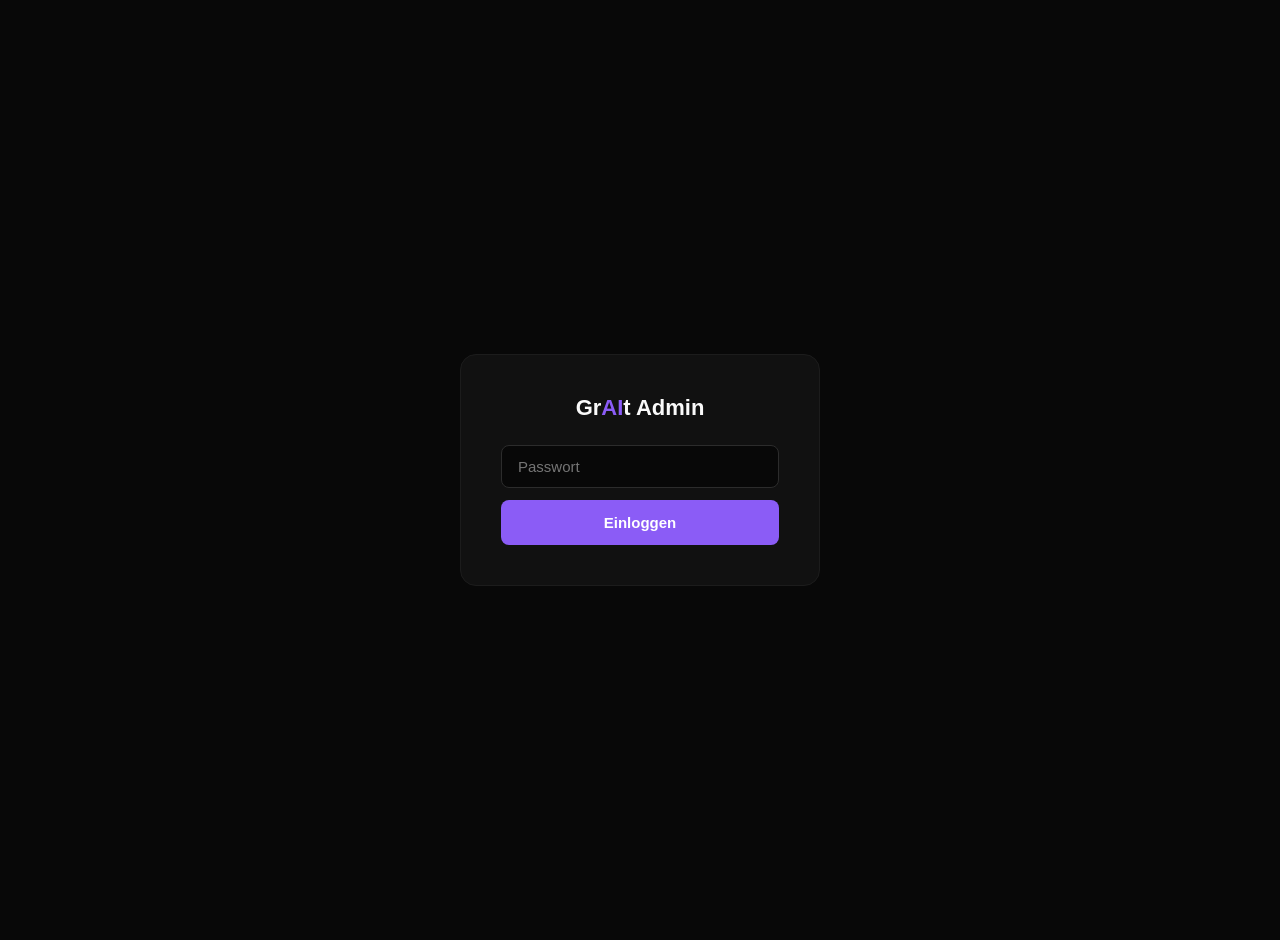
<file: admin.html>
<!DOCTYPE html>
<html lang="de">
<head>
  <meta charset="UTF-8">
  <meta name="viewport" content="width=device-width, initial-scale=1.0">
  <title>GrAIt Admin</title>
  <style>
    *, *::before, *::after { box-sizing: border-box; margin: 0; padding: 0; }
    body { background: #080808; color: #FAFAFA; font-family: -apple-system, BlinkMacSystemFont, 'Inter', sans-serif; padding: 20px; min-height: 100vh; }

    /* Auth gate */
    #authGate { display: flex; align-items: center; justify-content: center; min-height: 100vh; }
    .auth-card { background: #111; border: 1px solid #1C1C1C; border-radius: 16px; padding: 40px; width: 100%; max-width: 360px; text-align: center; }
    .auth-logo { font-size: 22px; font-weight: 800; margin-bottom: 24px; }
    .auth-logo span { color: #8B5CF6; }
    .auth-input { width: 100%; background: #080808; border: 1px solid #2C2C2C; border-radius: 8px; padding: 12px 16px; color: #FAFAFA; font-size: 15px; margin-bottom: 12px; outline: none; }
    .auth-input:focus { border-color: #8B5CF6; }
    .auth-btn { width: 100%; background: #8B5CF6; color: #fff; border: none; border-radius: 8px; padding: 14px; font-size: 15px; font-weight: 700; cursor: pointer; }
    .auth-err { color: #EF4444; font-size: 13px; margin-top: 8px; display: none; }

    /* Main layout */
    #adminApp { display: none; max-width: 1000px; margin: 0 auto; }
    .admin-header { display: flex; align-items: center; justify-content: space-between; padding: 16px 0; margin-bottom: 24px; border-bottom: 1px solid #1C1C1C; }
    .admin-logo { font-size: 18px; font-weight: 800; }
    .admin-logo span { color: #8B5CF6; }
    .admin-logout { background: none; border: 1px solid #2C2C2C; color: #71717A; border-radius: 6px; padding: 6px 14px; font-size: 13px; cursor: pointer; }
    .admin-logout:hover { border-color: #4C4C4C; color: #FAFAFA; }

    /* Tabs */
    .tab-bar { display: flex; gap: 4px; margin-bottom: 24px; }
    .tab { padding: 8px 16px; border-radius: 6px; font-size: 13px; font-weight: 600; cursor: pointer; color: #71717A; border: none; background: none; }
    .tab:hover { color: #FAFAFA; }
    .tab.active { background: #1C1C1C; color: #FAFAFA; }

    /* Cards */
    .card { background: #111; border: 1px solid #1C1C1C; border-radius: 12px; padding: 24px; margin-bottom: 20px; }
    .card-title { font-size: 15px; font-weight: 700; color: #FAFAFA; margin-bottom: 16px; }
    .card-sub { font-size: 13px; color: #71717A; margin-top: 4px; font-weight: 400; }

    /* Form elements */
    .form-grid { display: grid; grid-template-columns: 1fr 1fr; gap: 12px; }
    .form-group { display: flex; flex-direction: column; gap: 6px; }
    .form-group.full { grid-column: 1 / -1; }
    label { font-size: 12px; color: #71717A; font-weight: 600; text-transform: uppercase; letter-spacing: 0.06em; }
    input, select, textarea { background: #080808; border: 1px solid #2C2C2C; border-radius: 8px; padding: 10px 12px; color: #FAFAFA; font-size: 14px; outline: none; width: 100%; }
    input:focus, select:focus, textarea:focus { border-color: #8B5CF6; }
    select option { background: #111; }
    textarea { resize: vertical; min-height: 80px; }

    /* Buttons */
    .btn-primary { background: #8B5CF6; color: #fff; border: none; border-radius: 8px; padding: 12px 24px; font-size: 14px; font-weight: 700; cursor: pointer; transition: opacity 0.2s; }
    .btn-primary:hover { opacity: 0.88; }
    .btn-primary:disabled { opacity: 0.5; cursor: not-allowed; }
    .btn-ghost { background: none; border: 1px solid #2C2C2C; color: #A1A1AA; border-radius: 8px; padding: 10px 20px; font-size: 13px; font-weight: 600; cursor: pointer; text-decoration: none; display: inline-block; }
    .btn-ghost:hover { border-color: #4C4C4C; color: #FAFAFA; }

    /* Status */
    .status-msg { font-size: 13px; margin-top: 10px; display: none; padding: 10px 14px; border-radius: 8px; }
    .status-ok { background: #10B98122; color: #10B981; display: block; }
    .status-err { background: #EF444422; color: #EF4444; display: block; }

    /* Quick links */
    .quick-links { display: grid; grid-template-columns: repeat(auto-fit, minmax(180px, 1fr)); gap: 12px; }
    .quick-link { background: #080808; border: 1px solid #1C1C1C; border-radius: 10px; padding: 16px; text-decoration: none; color: #A1A1AA; transition: border-color 0.2s, color 0.2s; display: flex; flex-direction: column; gap: 8px; }
    .quick-link:hover { border-color: #8B5CF6; color: #FAFAFA; }
    .quick-link-icon { font-size: 20px; }
    .quick-link-label { font-size: 13px; font-weight: 600; }
    .quick-link-desc { font-size: 11px; color: #52525B; }

    /* Tab panels */
    .tab-panel { display: none; }
    .tab-panel.active { display: block; }

    @media (max-width: 600px) {
      .form-grid { grid-template-columns: 1fr; }
      .quick-links { grid-template-columns: 1fr 1fr; }
    }
  </style>
</head>
<body>

<!-- Auth Gate -->
<div id="authGate">
  <div class="auth-card">
    <div class="auth-logo">Gr<span>AI</span>t Admin</div>
    <input class="auth-input" type="password" id="pwInput" placeholder="Passwort" autocomplete="current-password">
    <button class="auth-btn" onclick="checkPw()">Einloggen</button>
    <div class="auth-err" id="authErr">Falsches Passwort</div>
  </div>
</div>

<!-- Admin App -->
<div id="adminApp">
  <div class="admin-header">
    <div class="admin-logo">Gr<span>AI</span>t <span style="color:#52525B;font-weight:400;">Admin</span></div>
    <button class="admin-logout" onclick="logout()">Ausloggen</button>
  </div>

  <div class="tab-bar">
    <button class="tab active" onclick="showTab('dashboard')">Dashboard</button>
    <button class="tab" onclick="showTab('angebot')">Angebot senden</button>
    <button class="tab" onclick="showTab('onboarding')">Client onboarden</button>
    <button class="tab" onclick="showTab('outreach')">Outreach</button>
  </div>

  <!-- DASHBOARD -->
  <div class="tab-panel active" id="tab-dashboard">
    <div class="quick-links">
      <a class="quick-link" href="https://n8n-production-608e.up.railway.app/webhook/crm-view" target="_blank">
        <div class="quick-link-icon">🎯</div>
        <div class="quick-link-label">CRM Dashboard</div>
        <div class="quick-link-desc">Website-Leads + Scores</div>
      </a>
      <a class="quick-link" href="https://n8n-production-608e.up.railway.app/webhook/angebote-view" target="_blank">
        <div class="quick-link-icon">📋</div>
        <div class="quick-link-label">Angebots-Pipeline</div>
        <div class="quick-link-desc">Alle gesendeten Angebote</div>
      </a>
      <a class="quick-link" href="https://n8n-production-608e.up.railway.app/webhook/clients-view" target="_blank">
        <div class="quick-link-icon">🏢</div>
        <div class="quick-link-label">Client-Register</div>
        <div class="quick-link-desc">Alle Kunden + Testimonial-Status</div>
      </a>
      <a class="quick-link" href="https://n8n-production-608e.up.railway.app" target="_blank">
        <div class="quick-link-icon">⚙️</div>
        <div class="quick-link-label">n8n Dashboard</div>
        <div class="quick-link-desc">Workflows + Executions</div>
      </a>
    </div>

    <div class="card" style="margin-top:20px;">
      <div class="card-title">Webhook-Endpoints <span class="card-sub">— alle aktiv</span></div>
      <table style="width:100%;border-collapse:collapse;font-size:13px;">
        <thead><tr style="border-bottom:1px solid #1C1C1C;"><th style="padding:8px 0;color:#52525B;text-align:left;">Endpoint</th><th style="padding:8px 0;color:#52525B;text-align:left;">Workflow</th><th style="padding:8px 0;color:#52525B;text-align:left;">Method</th></tr></thead>
        <tbody>
          <tr style="border-bottom:1px solid #1C1C1C;"><td style="padding:8px 0;color:#8B5CF6;">/webhook/angebot</td><td style="color:#A1A1AA;">Angebots-Generator</td><td style="color:#52525B;">POST</td></tr>
          <tr style="border-bottom:1px solid #1C1C1C;"><td style="padding:8px 0;color:#8B5CF6;">/webhook/graait-lead</td><td style="color:#A1A1AA;">Lead Form Handler</td><td style="color:#52525B;">POST</td></tr>
          <tr style="border-bottom:1px solid #1C1C1C;"><td style="padding:8px 0;color:#8B5CF6;">/webhook/website-analyse</td><td style="color:#A1A1AA;">Website Analyse</td><td style="color:#52525B;">POST</td></tr>
          <tr style="border-bottom:1px solid #1C1C1C;"><td style="padding:8px 0;color:#8B5CF6;">/webhook/client-onboard</td><td style="color:#A1A1AA;">Client Onboarding</td><td style="color:#52525B;">POST</td></tr>
          <tr style="border-bottom:1px solid #1C1C1C;"><td style="padding:8px 0;color:#8B5CF6;">/webhook/client-register</td><td style="color:#A1A1AA;">Client Register</td><td style="color:#52525B;">POST</td></tr>
          <tr style="border-bottom:1px solid #1C1C1C;"><td style="padding:8px 0;color:#8B5CF6;">/webhook/besichtigung</td><td style="color:#A1A1AA;">Besichtigungs-Protokoll</td><td style="color:#52525B;">POST</td></tr>
          <tr style="border-bottom:1px solid #1C1C1C;"><td style="padding:8px 0;color:#8B5CF6;">/webhook/neues-objekt</td><td style="color:#A1A1AA;">Objekt-Matching</td><td style="color:#52525B;">POST</td></tr>
          <tr style="border-bottom:1px solid #1C1C1C;"><td style="padding:8px 0;color:#8B5CF6;">/webhook/suchanfrage-speichern</td><td style="color:#A1A1AA;">Objekt-Matching</td><td style="color:#52525B;">POST</td></tr>
          <tr style="border-bottom:1px solid #1C1C1C;"><td style="padding:8px 0;color:#8B5CF6;">/webhook/makler-outreach</td><td style="color:#A1A1AA;">Makler Outreach Sequenz</td><td style="color:#52525B;">POST</td></tr>
          <tr><td style="padding:8px 0;color:#8B5CF6;">/webhook/cal-booking</td><td style="color:#A1A1AA;">Cal.com Booking Handler</td><td style="color:#52525B;">POST</td></tr>
        </tbody>
      </table>
    </div>
  </div>

  <!-- ANGEBOT SENDEN -->
  <div class="tab-panel" id="tab-angebot">
    <div class="card">
      <div class="card-title">Angebot generieren & senden <span class="card-sub">— Claude schreibt den Text, du bekommst eine Kopie</span></div>
      <form id="angebotForm">
        <div class="form-grid">
          <div class="form-group">
            <label>Makler Name</label>
            <input type="text" name="makler_name" placeholder="Max Müller" required>
          </div>
          <div class="form-group">
            <label>Makler E-Mail</label>
            <input type="email" name="makler_email" placeholder="max@immobilien.de" required>
          </div>
          <div class="form-group">
            <label>Firma</label>
            <input type="text" name="firma" placeholder="Müller Immobilien">
          </div>
          <div class="form-group">
            <label>Ort</label>
            <input type="text" name="ort" placeholder="Hamburg">
          </div>
          <div class="form-group">
            <label>Paket</label>
            <select name="paket">
              <option value="Makler Starter">Makler Starter</option>
              <option value="Vollständiges System">Vollständiges System</option>
              <option value="Starter">Starter</option>
            </select>
          </div>
          <div class="form-group">
            <label>Module</label>
            <input type="text" name="module" value="Lead-Response, Eigentümer-Wochenbericht">
          </div>
          <div class="form-group">
            <label>Setup-Preis (€)</label>
            <input type="text" name="setup_preis" placeholder="2.000">
          </div>
          <div class="form-group">
            <label>Monatlicher Retainer (€)</label>
            <input type="text" name="retainer" placeholder="199">
          </div>
          <div class="form-group full">
            <label>Kontext / Pain-Point (für Claude)</label>
            <textarea name="kontext" placeholder="Was hat der Makler im Gespräch erzählt? Welcher Schmerz wurde erwähnt? Je mehr, desto besser das Angebot."></textarea>
          </div>
        </div>
        <div style="margin-top:16px;display:flex;align-items:center;gap:12px;">
          <button type="submit" class="btn-primary" id="angebotBtn">Angebot generieren & senden →</button>
        </div>
        <div class="status-msg" id="angebotStatus"></div>
      </form>
    </div>
  </div>

  <!-- CLIENT ONBOARDING -->
  <div class="tab-panel" id="tab-onboarding">
    <div class="card">
      <div class="card-title">Neuen Client onboarden <span class="card-sub">— sendet Willkommens-Mail + registriert im System</span></div>
      <form id="onboardForm">
        <div class="form-grid">
          <div class="form-group">
            <label>Client Name</label>
            <input type="text" name="client_name" placeholder="Max Müller" required>
          </div>
          <div class="form-group">
            <label>Client E-Mail</label>
            <input type="email" name="client_email" placeholder="max@immobilien.de" required>
          </div>
          <div class="form-group">
            <label>Firma</label>
            <input type="text" name="firma" placeholder="Müller Immobilien">
          </div>
          <div class="form-group">
            <label>Paket</label>
            <select name="paket">
              <option value="Makler Starter">Makler Starter</option>
              <option value="Vollständiges System">Vollständiges System</option>
              <option value="Starter">Starter</option>
            </select>
          </div>
          <div class="form-group full">
            <label>Module (kommagetrennt)</label>
            <input type="text" name="module" value="Lead-Response, Eigentümer-Wochenbericht">
          </div>
          <div class="form-group full">
            <label>Cal.com Link (für Onboarding-Call)</label>
            <input type="text" name="cal_link" placeholder="https://cal.com/seymen/...">
          </div>
        </div>
        <div style="margin-top:16px;">
          <button type="submit" class="btn-primary" id="onboardBtn">Client onboarden →</button>
        </div>
        <div class="status-msg" id="onboardStatus"></div>
      </form>
    </div>
  </div>

  <!-- OUTREACH -->
  <div class="tab-panel" id="tab-outreach">
    <div class="card">
      <div class="card-title">Makler Outreach starten <span class="card-sub">— 3-E-Mail-Sequenz über 2 Wochen</span></div>
      <form id="outreachForm">
        <div class="form-grid">
          <div class="form-group">
            <label>Makler Name</label>
            <input type="text" name="makler_name" placeholder="Thomas Berger" required>
          </div>
          <div class="form-group">
            <label>Makler E-Mail</label>
            <input type="email" name="makler_email" placeholder="thomas@immobilien.de" required>
          </div>
          <div class="form-group">
            <label>Firma</label>
            <input type="text" name="firma" placeholder="Berger Immobilien">
          </div>
          <div class="form-group">
            <label>Ort</label>
            <input type="text" name="ort" placeholder="Berlin">
          </div>
          <div class="form-group full">
            <label>Kontext (Spezialisierung, Objekte, Besonderheiten)</label>
            <textarea name="kontext" placeholder="Spezialisiert auf Luxusimmobilien, hauptsächlich Eigentumswohnungen, aktiv auf ImmoScout..."></textarea>
          </div>
        </div>
        <div style="margin-top:16px;">
          <button type="submit" class="btn-primary" id="outreachBtn">Sequenz starten →</button>
        </div>
        <div class="status-msg" id="outreachStatus"></div>
      </form>
    </div>
  </div>
</div>

<script>
const PW = 'grait2026';
const N8N = 'https://n8n-production-608e.up.railway.app/webhook';
const SECRET = 'grait2026secret';

function checkPw() {
  const pw = document.getElementById('pwInput').value;
  if (pw === PW) {
    sessionStorage.setItem('adminAuth', '1');
    document.getElementById('authGate').style.display = 'none';
    document.getElementById('adminApp').style.display = 'block';
  } else {
    document.getElementById('authErr').style.display = 'block';
  }
}
document.getElementById('pwInput').addEventListener('keydown', e => { if (e.key === 'Enter') checkPw(); });

function logout() {
  sessionStorage.removeItem('adminAuth');
  location.reload();
}

if (sessionStorage.getItem('adminAuth')) {
  document.getElementById('authGate').style.display = 'none';
  document.getElementById('adminApp').style.display = 'block';
}

function showTab(name) {
  document.querySelectorAll('.tab').forEach((t, i) => {
    const tabs = ['dashboard','angebot','onboarding','outreach'];
    t.classList.toggle('active', tabs[i] === name);
  });
  document.querySelectorAll('.tab-panel').forEach(p => p.classList.remove('active'));
  document.getElementById('tab-' + name).classList.add('active');
}

async function submitForm(formId, endpoint, btnId, statusId, transform) {
  const form = document.getElementById(formId);
  const btn = document.getElementById(btnId);
  const status = document.getElementById(statusId);
  status.className = 'status-msg';
  btn.disabled = true;
  const origText = btn.textContent;
  btn.textContent = 'Wird gesendet…';

  const fd = new FormData(form);
  let data = {};
  fd.forEach((v, k) => { data[k] = v.trim(); });
  if (transform) data = transform(data);

  try {
    const res = await fetch(`${N8N}/${endpoint}`, {
      method: 'POST',
      headers: { 'Content-Type': 'application/json', 'X-GrAIt-Secret': SECRET },
      body: JSON.stringify(data)
    });
    if (!res.ok) throw new Error(`HTTP ${res.status}`);
    status.textContent = '✓ Erfolgreich gesendet. Check deine E-Mail für die Bestätigung.';
    status.className = 'status-msg status-ok';
    form.reset();
  } catch (e) {
    status.textContent = `Fehler: ${e.message}`;
    status.className = 'status-msg status-err';
  } finally {
    btn.disabled = false;
    btn.textContent = origText;
  }
}

document.getElementById('angebotForm').addEventListener('submit', e => {
  e.preventDefault();
  submitForm('angebotForm', 'angebot', 'angebotBtn', 'angebotStatus', null);
});

document.getElementById('onboardForm').addEventListener('submit', e => {
  e.preventDefault();
  submitForm('onboardForm', 'client-onboard', 'onboardBtn', 'onboardStatus', null);
});

document.getElementById('outreachForm').addEventListener('submit', e => {
  e.preventDefault();
  submitForm('outreachForm', 'makler-outreach', 'outreachBtn', 'outreachStatus', null);
});
</script>
</body>
</html>
</file>
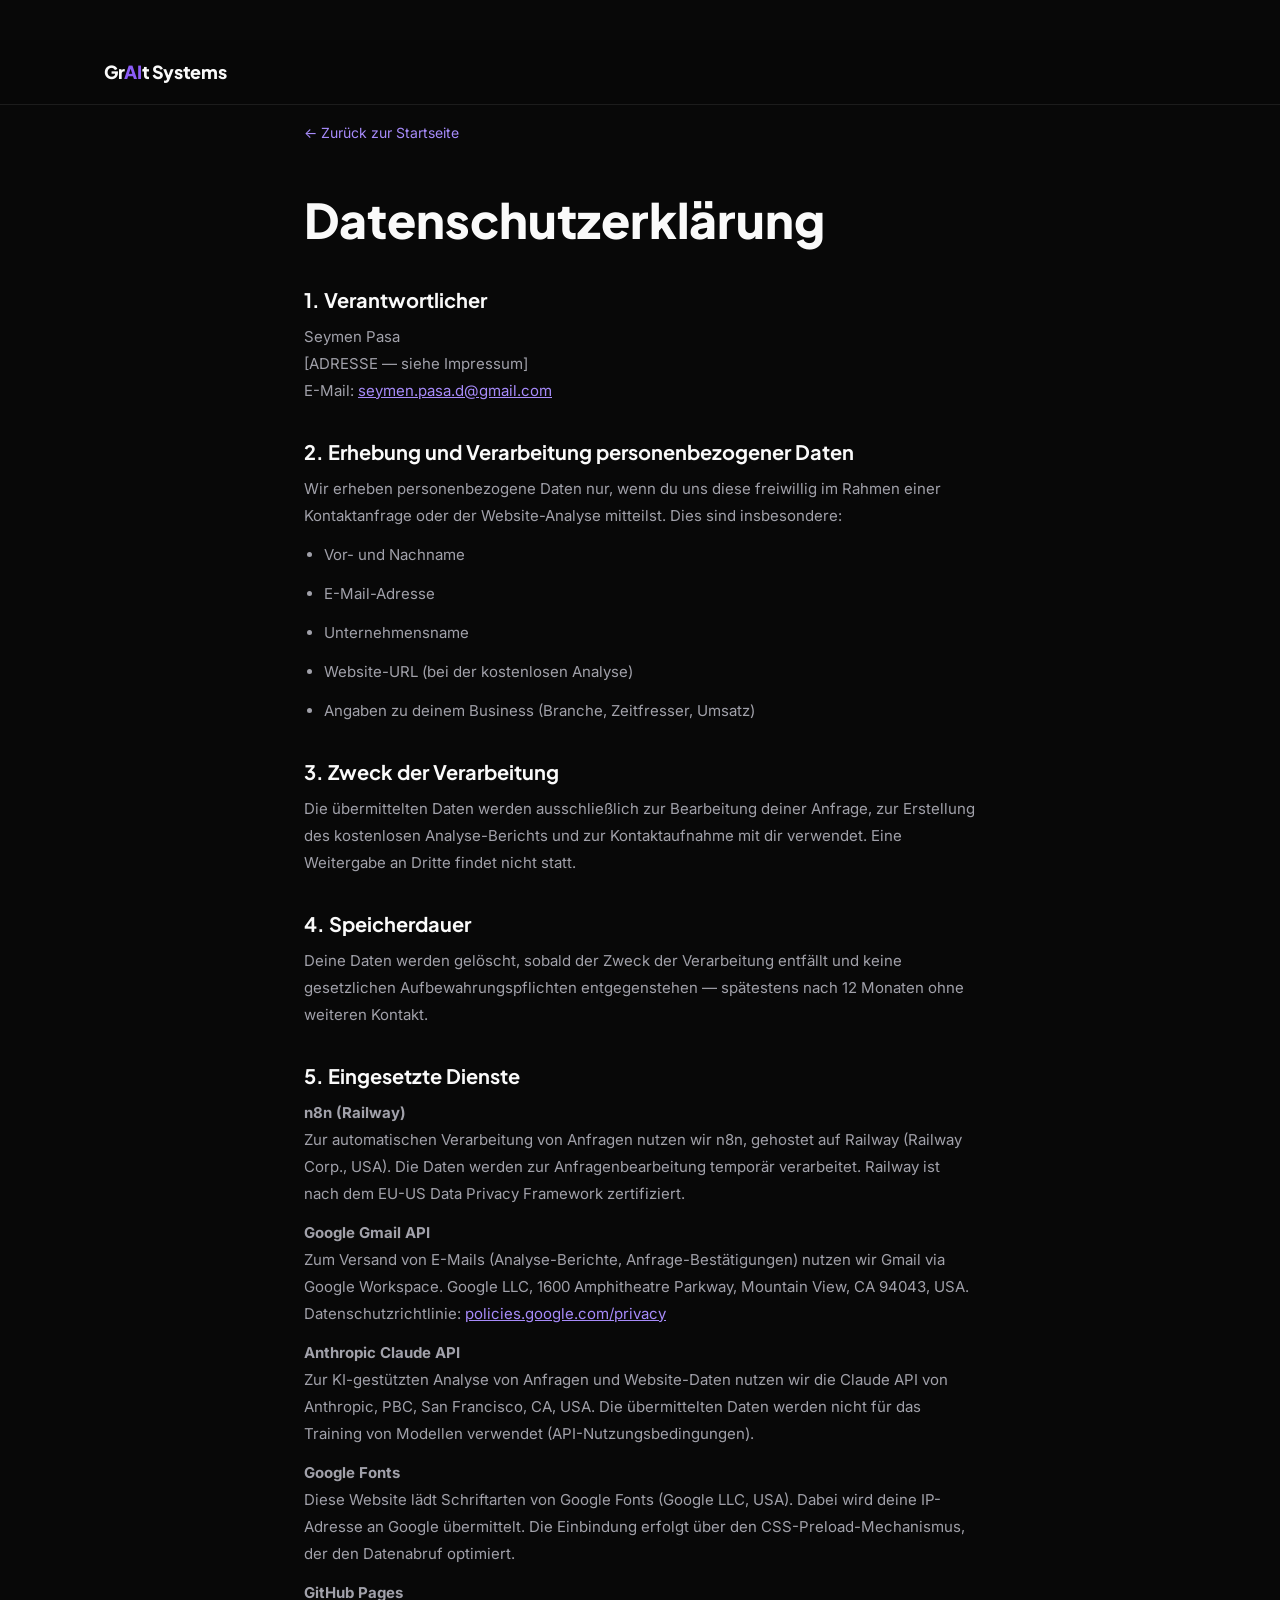
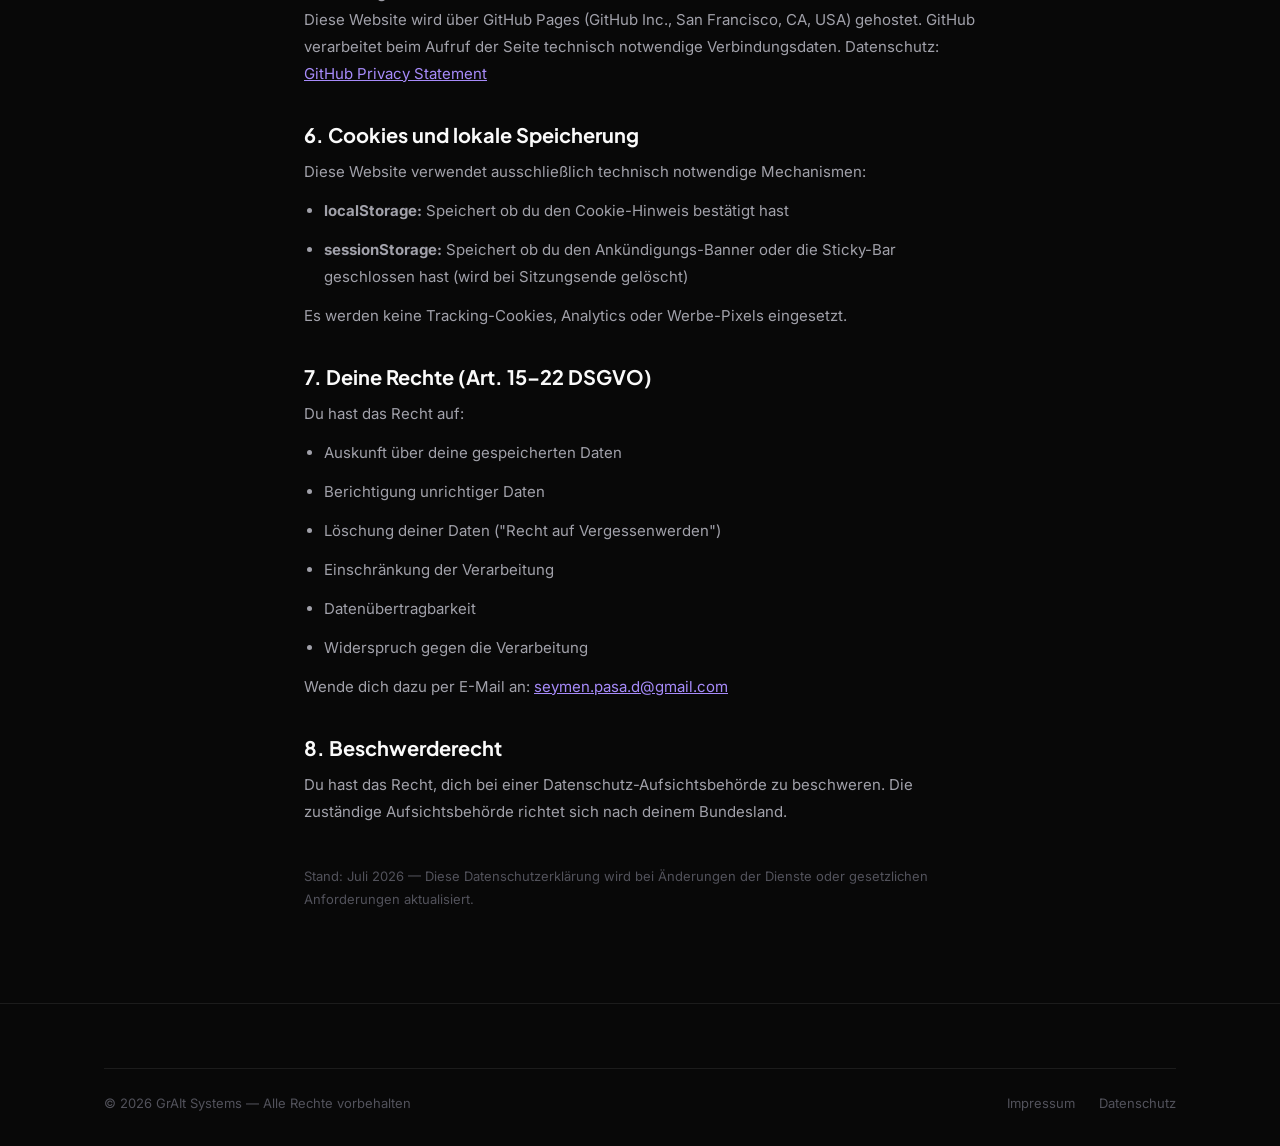
<file: datenschutz.html>
<!DOCTYPE html>
<html lang="de">
<head>
  <meta charset="UTF-8" />
  <meta name="viewport" content="width=device-width, initial-scale=1.0" />
  <title>Datenschutz — GrAIt Systems</title>
  <meta name="robots" content="noindex" />
  <link rel="preconnect" href="https://fonts.googleapis.com" />
  <link rel="preconnect" href="https://fonts.gstatic.com" crossorigin />
  <link href="https://fonts.googleapis.com/css2?family=Inter:wght@400;500;600&family=Plus+Jakarta+Sans:wght@600;700;800;900&display=swap" rel="stylesheet" />
  <link rel="stylesheet" href="style.css" />
</head>
<body>
  <nav class="nav scrolled" id="nav">
    <div class="nav-inner">
      <a href="index.html" class="logo">Gr<span class="logo-ai">AI</span>t Systems</a>
    </div>
  </nav>

  <main class="legal-page">
    <div class="container" style="max-width:720px;">
      <a href="index.html" class="legal-back">← Zurück zur Startseite</a>

      <h1>Datenschutzerklärung</h1>

      <h2>1. Verantwortlicher</h2>
      <p>
        Seymen Pasa<br />
        [ADRESSE — siehe Impressum]<br />
        E-Mail: <a href="mailto:seymen.pasa.d@gmail.com">seymen.pasa.d@gmail.com</a>
      </p>

      <h2>2. Erhebung und Verarbeitung personenbezogener Daten</h2>
      <p>
        Wir erheben personenbezogene Daten nur, wenn du uns diese freiwillig im Rahmen
        einer Kontaktanfrage oder der Website-Analyse mitteilst. Dies sind insbesondere:
      </p>
      <ul>
        <li>Vor- und Nachname</li>
        <li>E-Mail-Adresse</li>
        <li>Unternehmensname</li>
        <li>Website-URL (bei der kostenlosen Analyse)</li>
        <li>Angaben zu deinem Business (Branche, Zeitfresser, Umsatz)</li>
      </ul>

      <h2>3. Zweck der Verarbeitung</h2>
      <p>
        Die übermittelten Daten werden ausschließlich zur Bearbeitung deiner Anfrage,
        zur Erstellung des kostenlosen Analyse-Berichts und zur Kontaktaufnahme mit dir verwendet.
        Eine Weitergabe an Dritte findet nicht statt.
      </p>

      <h2>4. Speicherdauer</h2>
      <p>
        Deine Daten werden gelöscht, sobald der Zweck der Verarbeitung entfällt und
        keine gesetzlichen Aufbewahrungspflichten entgegenstehen — spätestens nach 12 Monaten
        ohne weiteren Kontakt.
      </p>

      <h2>5. Eingesetzte Dienste</h2>

      <p><strong>n8n (Railway)</strong><br />
      Zur automatischen Verarbeitung von Anfragen nutzen wir n8n, gehostet auf Railway
      (Railway Corp., USA). Die Daten werden zur Anfragenbearbeitung temporär verarbeitet.
      Railway ist nach dem EU-US Data Privacy Framework zertifiziert.</p>

      <p><strong>Google Gmail API</strong><br />
      Zum Versand von E-Mails (Analyse-Berichte, Anfrage-Bestätigungen) nutzen wir Gmail via
      Google Workspace. Google LLC, 1600 Amphitheatre Parkway, Mountain View, CA 94043, USA.
      Datenschutzrichtlinie: <a href="https://policies.google.com/privacy" target="_blank" rel="noopener">policies.google.com/privacy</a></p>

      <p><strong>Anthropic Claude API</strong><br />
      Zur KI-gestützten Analyse von Anfragen und Website-Daten nutzen wir die Claude API
      von Anthropic, PBC, San Francisco, CA, USA. Die übermittelten Daten werden nicht
      für das Training von Modellen verwendet (API-Nutzungsbedingungen).</p>

      <p><strong>Google Fonts</strong><br />
      Diese Website lädt Schriftarten von Google Fonts (Google LLC, USA). Dabei wird
      deine IP-Adresse an Google übermittelt. Die Einbindung erfolgt über den
      CSS-Preload-Mechanismus, der den Datenabruf optimiert.</p>

      <p><strong>GitHub Pages</strong><br />
      Diese Website wird über GitHub Pages (GitHub Inc., San Francisco, CA, USA) gehostet.
      GitHub verarbeitet beim Aufruf der Seite technisch notwendige Verbindungsdaten.
      Datenschutz: <a href="https://docs.github.com/en/site-policy/privacy-policies/github-privacy-statement" target="_blank" rel="noopener">GitHub Privacy Statement</a></p>

      <h2>6. Cookies und lokale Speicherung</h2>
      <p>
        Diese Website verwendet ausschließlich technisch notwendige Mechanismen:
      </p>
      <ul>
        <li><strong>localStorage:</strong> Speichert ob du den Cookie-Hinweis bestätigt hast</li>
        <li><strong>sessionStorage:</strong> Speichert ob du den Ankündigungs-Banner oder die Sticky-Bar geschlossen hast (wird bei Sitzungsende gelöscht)</li>
      </ul>
      <p>Es werden keine Tracking-Cookies, Analytics oder Werbe-Pixels eingesetzt.</p>

      <h2>7. Deine Rechte (Art. 15–22 DSGVO)</h2>
      <p>Du hast das Recht auf:</p>
      <ul>
        <li>Auskunft über deine gespeicherten Daten</li>
        <li>Berichtigung unrichtiger Daten</li>
        <li>Löschung deiner Daten ("Recht auf Vergessenwerden")</li>
        <li>Einschränkung der Verarbeitung</li>
        <li>Datenübertragbarkeit</li>
        <li>Widerspruch gegen die Verarbeitung</li>
      </ul>
      <p>
        Wende dich dazu per E-Mail an:
        <a href="mailto:seymen.pasa.d@gmail.com">seymen.pasa.d@gmail.com</a>
      </p>

      <h2>8. Beschwerderecht</h2>
      <p>
        Du hast das Recht, dich bei einer Datenschutz-Aufsichtsbehörde zu beschweren.
        Die zuständige Aufsichtsbehörde richtet sich nach deinem Bundesland.
      </p>

      <p style="margin-top:40px;font-size:13px;color:#52525B;">
        Stand: Juli 2026 — Diese Datenschutzerklärung wird bei Änderungen der Dienste oder
        gesetzlichen Anforderungen aktualisiert.
      </p>
    </div>
  </main>

  <footer class="footer">
    <div class="container">
      <div class="footer-bottom">
        <p>© 2026 GrAIt Systems — Alle Rechte vorbehalten</p>
        <div class="footer-legal">
          <a href="impressum.html">Impressum</a>
          <a href="datenschutz.html">Datenschutz</a>
        </div>
      </div>
    </div>
  </footer>
</body>
</html>
</file>
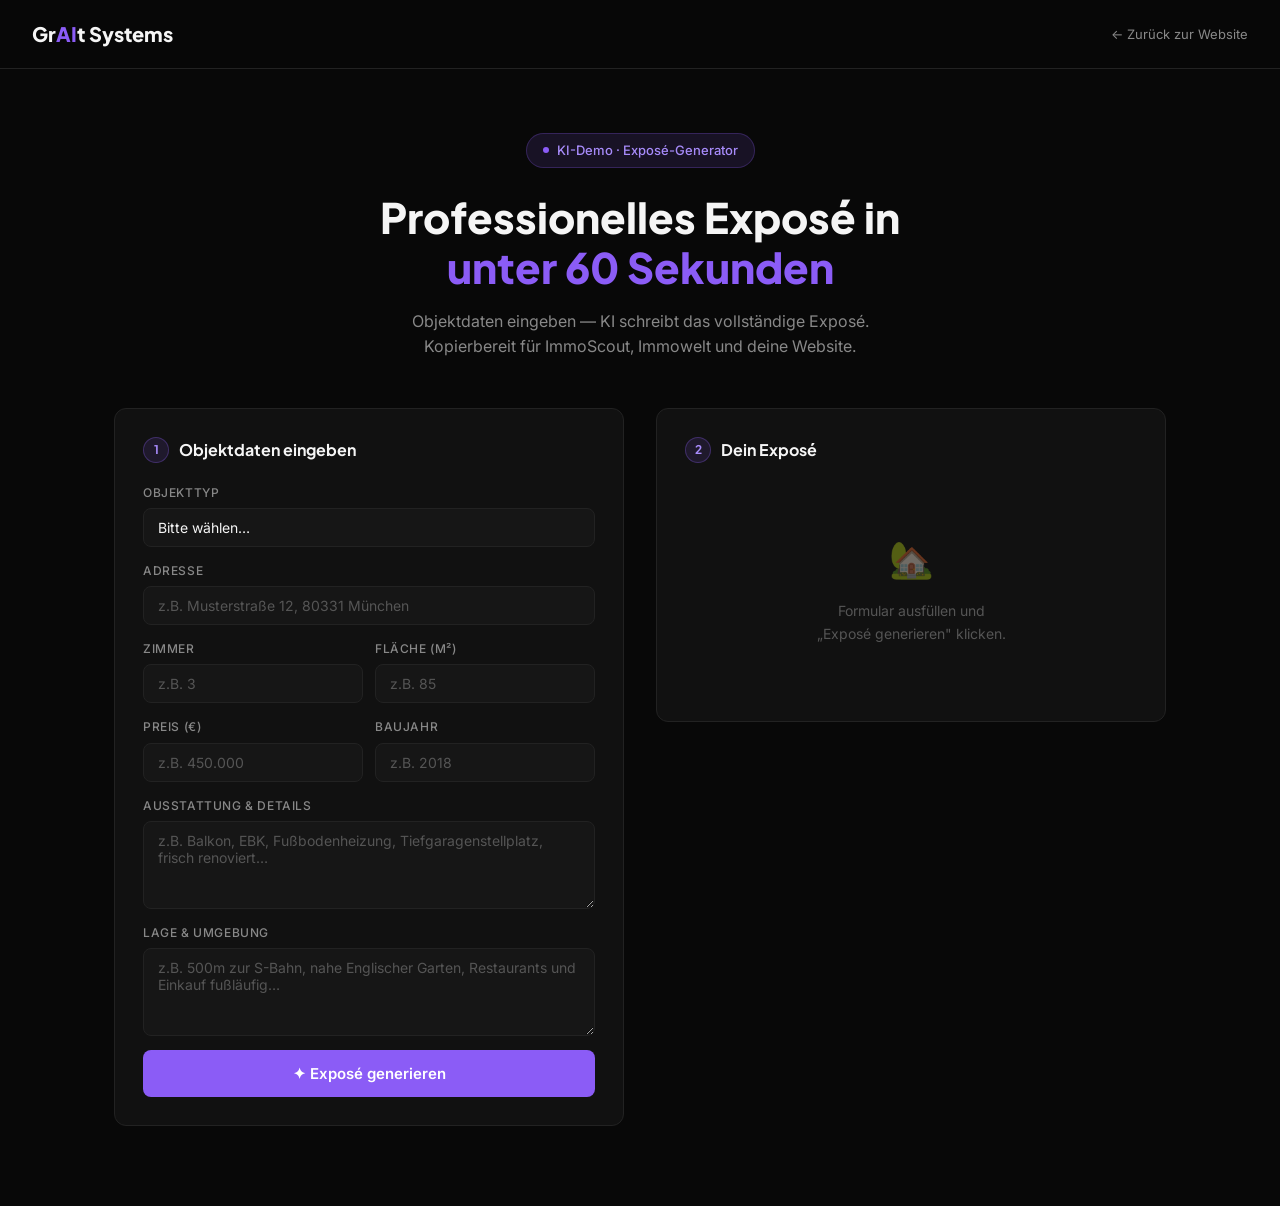
<file: expose-demo.html>
<!DOCTYPE html>
<html lang="de">
<head>
  <meta charset="UTF-8" />
  <meta name="viewport" content="width=device-width, initial-scale=1.0" />
  <title>Exposé-Generator — GrAIt Systems</title>
  <link rel="preconnect" href="https://fonts.googleapis.com" />
  <link rel="preconnect" href="https://fonts.gstatic.com" crossorigin />
  <link href="https://fonts.googleapis.com/css2?family=Inter:wght@400;500;600&family=Plus+Jakarta+Sans:wght@600;700;800&display=swap" rel="stylesheet" />
  <link rel="icon" href="data:image/svg+xml,<svg xmlns='http://www.w3.org/2000/svg' viewBox='0 0 100 100'><rect width='100' height='100' rx='16' fill='%23080808'/><text y='.9em' font-size='72' font-family='sans-serif' fill='%238B5CF6'>G</text></svg>" />
  <style>
    *, *::before, *::after { box-sizing: border-box; margin: 0; padding: 0; }

    :root {
      --bg: #080808;
      --bg-card: #111111;
      --bg-input: #161616;
      --border: #222222;
      --border-focus: #8B5CF6;
      --purple: #8B5CF6;
      --purple-light: #A78BFA;
      --purple-dim: rgba(139,92,246,0.12);
      --text: #F5F5F5;
      --text-muted: #888888;
      --text-dim: #555555;
      --green: #22C55E;
      --radius: 12px;
      --radius-sm: 8px;
    }

    body {
      background: var(--bg);
      color: var(--text);
      font-family: 'Inter', sans-serif;
      font-size: 15px;
      line-height: 1.6;
      min-height: 100vh;
    }

    /* NAV */
    nav {
      display: flex;
      align-items: center;
      justify-content: space-between;
      padding: 18px 32px;
      border-bottom: 1px solid var(--border);
      position: sticky;
      top: 0;
      background: rgba(8,8,8,0.92);
      backdrop-filter: blur(12px);
      z-index: 100;
    }
    .logo { font-family: 'Plus Jakarta Sans', sans-serif; font-weight: 800; font-size: 20px; color: var(--text); text-decoration: none; }
    .logo span { color: var(--purple); }
    .nav-back { font-size: 13px; color: var(--text-muted); text-decoration: none; transition: color 0.2s; }
    .nav-back:hover { color: var(--text); }

    /* HERO */
    .hero {
      text-align: center;
      padding: 64px 24px 48px;
      max-width: 680px;
      margin: 0 auto;
    }
    .hero-badge {
      display: inline-flex;
      align-items: center;
      gap: 8px;
      background: var(--purple-dim);
      border: 1px solid rgba(139,92,246,0.25);
      border-radius: 100px;
      padding: 6px 16px;
      font-size: 13px;
      color: var(--purple-light);
      font-weight: 500;
      margin-bottom: 24px;
    }
    .badge-dot { width: 6px; height: 6px; background: var(--purple); border-radius: 50%; }
    .hero h1 {
      font-family: 'Plus Jakarta Sans', sans-serif;
      font-size: clamp(28px, 5vw, 42px);
      font-weight: 800;
      line-height: 1.2;
      margin-bottom: 16px;
    }
    .hero h1 span { color: var(--purple); }
    .hero p { color: var(--text-muted); font-size: 16px; max-width: 520px; margin: 0 auto; }

    /* MAIN LAYOUT */
    .main {
      max-width: 1100px;
      margin: 0 auto;
      padding: 0 24px 80px;
      display: grid;
      grid-template-columns: 1fr 1fr;
      gap: 32px;
      align-items: start;
    }

    @media (max-width: 768px) {
      .main { grid-template-columns: 1fr; }
    }

    /* CARD */
    .card {
      background: var(--bg-card);
      border: 1px solid var(--border);
      border-radius: var(--radius);
      padding: 28px;
    }
    .card-title {
      font-family: 'Plus Jakarta Sans', sans-serif;
      font-size: 16px;
      font-weight: 700;
      margin-bottom: 20px;
      display: flex;
      align-items: center;
      gap: 10px;
    }
    .card-title-num {
      width: 26px; height: 26px;
      background: var(--purple-dim);
      border: 1px solid rgba(139,92,246,0.3);
      border-radius: 50%;
      display: flex; align-items: center; justify-content: center;
      font-size: 12px;
      color: var(--purple-light);
      font-weight: 700;
      flex-shrink: 0;
    }

    /* FORM */
    .form-row { display: grid; grid-template-columns: 1fr 1fr; gap: 12px; }
    .form-group { display: flex; flex-direction: column; gap: 6px; margin-bottom: 14px; }
    .form-group:last-child { margin-bottom: 0; }
    label { font-size: 12px; font-weight: 500; color: var(--text-muted); text-transform: uppercase; letter-spacing: 0.05em; }

    input, textarea, select {
      background: var(--bg-input);
      border: 1px solid var(--border);
      border-radius: var(--radius-sm);
      color: var(--text);
      font-family: 'Inter', sans-serif;
      font-size: 14px;
      padding: 10px 14px;
      width: 100%;
      transition: border-color 0.2s, box-shadow 0.2s;
      outline: none;
      -webkit-appearance: none;
    }
    input::placeholder, textarea::placeholder { color: var(--text-dim); }
    input:focus, textarea:focus, select:focus {
      border-color: var(--border-focus);
      box-shadow: 0 0 0 3px rgba(139,92,246,0.15);
    }
    textarea { resize: vertical; min-height: 88px; }
    select { cursor: pointer; }
    select option { background: #1a1a1a; }

    .btn {
      width: 100%;
      padding: 14px 24px;
      border-radius: var(--radius-sm);
      font-family: 'Inter', sans-serif;
      font-size: 15px;
      font-weight: 600;
      cursor: pointer;
      border: none;
      transition: all 0.2s;
      display: flex;
      align-items: center;
      justify-content: center;
      gap: 8px;
    }
    .btn-primary {
      background: var(--purple);
      color: #fff;
    }
    .btn-primary:hover:not(:disabled) { background: #7C3AED; transform: translateY(-1px); }
    .btn-primary:disabled { opacity: 0.5; cursor: not-allowed; transform: none; }

    /* OUTPUT CARD */
    .output-card { position: sticky; top: 88px; }

    .output-placeholder {
      text-align: center;
      padding: 48px 24px;
      color: var(--text-dim);
    }
    .output-placeholder-icon {
      font-size: 36px;
      margin-bottom: 12px;
      opacity: 0.4;
    }
    .output-placeholder p { font-size: 14px; }

    /* LOADING */
    .loading {
      display: none;
      text-align: center;
      padding: 48px 24px;
    }
    .loading.active { display: block; }
    .spinner {
      width: 36px; height: 36px;
      border: 3px solid var(--border);
      border-top-color: var(--purple);
      border-radius: 50%;
      animation: spin 0.8s linear infinite;
      margin: 0 auto 16px;
    }
    @keyframes spin { to { transform: rotate(360deg); } }
    .loading p { color: var(--text-muted); font-size: 14px; }
    .loading-steps { margin-top: 12px; font-size: 12px; color: var(--text-dim); }

    /* RESULT */
    .result { display: none; }
    .result.active { display: block; }

    .result-header {
      display: flex;
      align-items: center;
      justify-content: space-between;
      margin-bottom: 16px;
      padding-bottom: 16px;
      border-bottom: 1px solid var(--border);
    }
    .result-badge {
      display: flex; align-items: center; gap: 6px;
      font-size: 12px; color: var(--green); font-weight: 500;
    }
    .result-badge::before { content: ''; width: 6px; height: 6px; background: var(--green); border-radius: 50%; }

    .result-time { font-size: 12px; color: var(--text-dim); }

    .result-text {
      font-size: 14px;
      line-height: 1.8;
      color: var(--text);
      white-space: pre-wrap;
      word-break: break-word;
    }

    .result-actions {
      display: flex;
      gap: 10px;
      margin-top: 20px;
      padding-top: 20px;
      border-top: 1px solid var(--border);
    }
    .btn-copy, .btn-reset {
      flex: 1;
      padding: 10px 16px;
      border-radius: var(--radius-sm);
      font-size: 13px;
      font-weight: 500;
      cursor: pointer;
      border: 1px solid var(--border);
      transition: all 0.2s;
      display: flex;
      align-items: center;
      justify-content: center;
      gap: 6px;
    }
    .btn-copy { background: var(--purple-dim); color: var(--purple-light); border-color: rgba(139,92,246,0.3); }
    .btn-copy:hover { background: rgba(139,92,246,0.2); }
    .btn-copy.copied { background: rgba(34,197,94,0.1); color: var(--green); border-color: rgba(34,197,94,0.3); }
    .btn-reset { background: transparent; color: var(--text-muted); }
    .btn-reset:hover { background: var(--bg-input); color: var(--text); }

    /* TIMER */
    .timer-bar {
      height: 2px;
      background: var(--border);
      border-radius: 1px;
      margin-bottom: 20px;
      overflow: hidden;
    }
    .timer-fill {
      height: 100%;
      background: var(--purple);
      width: 0%;
      transition: width 0.3s ease;
    }

    /* ERROR */
    .error-msg {
      display: none;
      background: rgba(239,68,68,0.08);
      border: 1px solid rgba(239,68,68,0.2);
      border-radius: var(--radius-sm);
      padding: 14px 16px;
      font-size: 13px;
      color: #F87171;
      margin-top: 16px;
    }
    .error-msg.active { display: block; }
  </style>
</head>
<body>

<nav>
  <a href="index.html" class="logo">Gr<span>AI</span>t Systems</a>
  <a href="index.html" class="nav-back">← Zurück zur Website</a>
</nav>

<div class="hero">
  <div class="hero-badge">
    <span class="badge-dot"></span>
    KI-Demo · Exposé-Generator
  </div>
  <h1>Professionelles Exposé in <span>unter 60 Sekunden</span></h1>
  <p>Objektdaten eingeben — KI schreibt das vollständige Exposé. Kopierbereit für ImmoScout, Immowelt und deine Website.</p>
</div>

<div class="main">

  <!-- FORMULAR -->
  <div class="card">
    <div class="card-title">
      <span class="card-title-num">1</span>
      Objektdaten eingeben
    </div>

    <form id="exposeForm">
      <div class="form-group">
        <label>Objekttyp</label>
        <select name="objekttyp" required>
          <option value="" disabled selected>Bitte wählen…</option>
          <option>Eigentumswohnung</option>
          <option>Einfamilienhaus</option>
          <option>Mehrfamilienhaus</option>
          <option>Doppelhaushälfte</option>
          <option>Reihenhaus</option>
          <option>Penthouse</option>
          <option>Gewerbeimmobilie</option>
          <option>Grundstück</option>
        </select>
      </div>

      <div class="form-group">
        <label>Adresse</label>
        <input name="adresse" type="text" placeholder="z.B. Musterstraße 12, 80331 München" required />
      </div>

      <div class="form-row">
        <div class="form-group">
          <label>Zimmer</label>
          <input name="zimmer" type="text" placeholder="z.B. 3" />
        </div>
        <div class="form-group">
          <label>Fläche (m²)</label>
          <input name="flaeche" type="text" placeholder="z.B. 85" />
        </div>
      </div>

      <div class="form-row">
        <div class="form-group">
          <label>Preis (€)</label>
          <input name="preis" type="text" placeholder="z.B. 450.000" />
        </div>
        <div class="form-group">
          <label>Baujahr</label>
          <input name="baujahr" type="text" placeholder="z.B. 2018" />
        </div>
      </div>

      <div class="form-group">
        <label>Ausstattung & Details</label>
        <textarea name="details" placeholder="z.B. Balkon, EBK, Fußbodenheizung, Tiefgaragenstellplatz, frisch renoviert…" required></textarea>
      </div>

      <div class="form-group">
        <label>Lage & Umgebung</label>
        <textarea name="lage" placeholder="z.B. 500m zur S-Bahn, nahe Englischer Garten, Restaurants und Einkauf fußläufig…" required></textarea>
      </div>

      <div style="margin-top: 8px;">
        <button type="submit" class="btn btn-primary" id="submitBtn">
          ✦ Exposé generieren
        </button>
      </div>

      <div class="error-msg" id="errorMsg"></div>
    </form>
  </div>

  <!-- OUTPUT -->
  <div class="card output-card">
    <div class="card-title">
      <span class="card-title-num">2</span>
      Dein Exposé
    </div>

    <div class="output-placeholder" id="placeholder">
      <div class="output-placeholder-icon">🏡</div>
      <p>Formular ausfüllen und<br />„Exposé generieren" klicken.</p>
    </div>

    <div class="loading" id="loading">
      <div class="timer-bar"><div class="timer-fill" id="timerFill"></div></div>
      <div class="spinner"></div>
      <p>KI schreibt dein Exposé…</p>
      <div class="loading-steps" id="loadingStep">Anfrage wird verarbeitet</div>
    </div>

    <div class="result" id="result">
      <div class="result-header">
        <div class="result-badge">Exposé fertig</div>
        <span class="result-time" id="resultTime"></span>
      </div>
      <div class="result-text" id="resultText"></div>
      <div class="result-actions">
        <button class="btn-copy" id="copyBtn" onclick="copyExpose()">📋 Kopieren</button>
        <button class="btn-reset" onclick="resetForm()">↺ Neu generieren</button>
      </div>
    </div>
  </div>

</div>

<script>
  const WEBHOOK_URL = 'https://n8n-production-608e.up.railway.app/webhook/expose-generator';

  const form = document.getElementById('exposeForm');
  const submitBtn = document.getElementById('submitBtn');
  const placeholder = document.getElementById('placeholder');
  const loading = document.getElementById('loading');
  const result = document.getElementById('result');
  const resultText = document.getElementById('resultText');
  const resultTime = document.getElementById('resultTime');
  const errorMsg = document.getElementById('errorMsg');
  const timerFill = document.getElementById('timerFill');
  const loadingStep = document.getElementById('loadingStep');

  let timerInterval = null;
  let startTime = null;

  const steps = [
    'Anfrage wird verarbeitet',
    'KI analysiert Objektdaten…',
    'Headline wird generiert…',
    'Exposé-Text wird verfasst…',
    'Finalisierung…'
  ];

  form.addEventListener('submit', async (e) => {
    e.preventDefault();
    await generateExpose();
  });

  async function generateExpose() {
    const data = Object.fromEntries(new FormData(form));

    showLoading();
    errorMsg.classList.remove('active');
    startTime = Date.now();

    try {
      const res = await fetch(WEBHOOK_URL, {
        method: 'POST',
        headers: { 'Content-Type': 'application/json' },
        body: JSON.stringify({
          objekttyp: data.objekttyp,
          adresse: data.adresse,
          zimmer: data.zimmer,
          flaeche: data.flaeche,
          preis: data.preis,
          baujahr: data.baujahr,
          details: data.details,
          lage: data.lage
        })
      });

      const text = await res.text();

      if (!res.ok) {
        throw new Error(`Fehler ${res.status}: ${text}`);
      }

      const elapsed = ((Date.now() - startTime) / 1000).toFixed(1);
      showResult(text, elapsed);

    } catch (err) {
      showError(err.message);
    }
  }

  function showLoading() {
    placeholder.style.display = 'none';
    loading.classList.add('active');
    result.classList.remove('active');
    submitBtn.disabled = true;
    submitBtn.textContent = 'Wird generiert…';

    let progress = 0;
    let stepIndex = 0;
    timerFill.style.width = '0%';

    timerInterval = setInterval(() => {
      progress = Math.min(progress + 1.2, 90);
      timerFill.style.width = progress + '%';

      const newStep = Math.floor((progress / 90) * steps.length);
      if (newStep !== stepIndex && newStep < steps.length) {
        stepIndex = newStep;
        loadingStep.textContent = steps[stepIndex];
      }
    }, 300);
  }

  function showResult(text, elapsed) {
    clearInterval(timerInterval);
    timerFill.style.width = '100%';

    setTimeout(() => {
      loading.classList.remove('active');
      result.classList.add('active');
      resultText.textContent = text;
      resultTime.textContent = `⏱ ${elapsed}s`;
      submitBtn.disabled = false;
      submitBtn.innerHTML = '✦ Exposé generieren';
    }, 400);
  }

  function showError(msg) {
    clearInterval(timerInterval);
    loading.classList.remove('active');
    placeholder.style.display = 'block';
    submitBtn.disabled = false;
    submitBtn.innerHTML = '✦ Exposé generieren';
    errorMsg.textContent = 'Fehler: ' + msg + ' — Bitte erneut versuchen.';
    errorMsg.classList.add('active');
  }

  function copyExpose() {
    const btn = document.getElementById('copyBtn');
    navigator.clipboard.writeText(resultText.textContent).then(() => {
      btn.textContent = '✓ Kopiert!';
      btn.classList.add('copied');
      setTimeout(() => {
        btn.textContent = '📋 Kopieren';
        btn.classList.remove('copied');
      }, 2000);
    });
  }

  function resetForm() {
    result.classList.remove('active');
    placeholder.style.display = 'block';
    form.reset();
  }
</script>

</body>
</html>
</file>
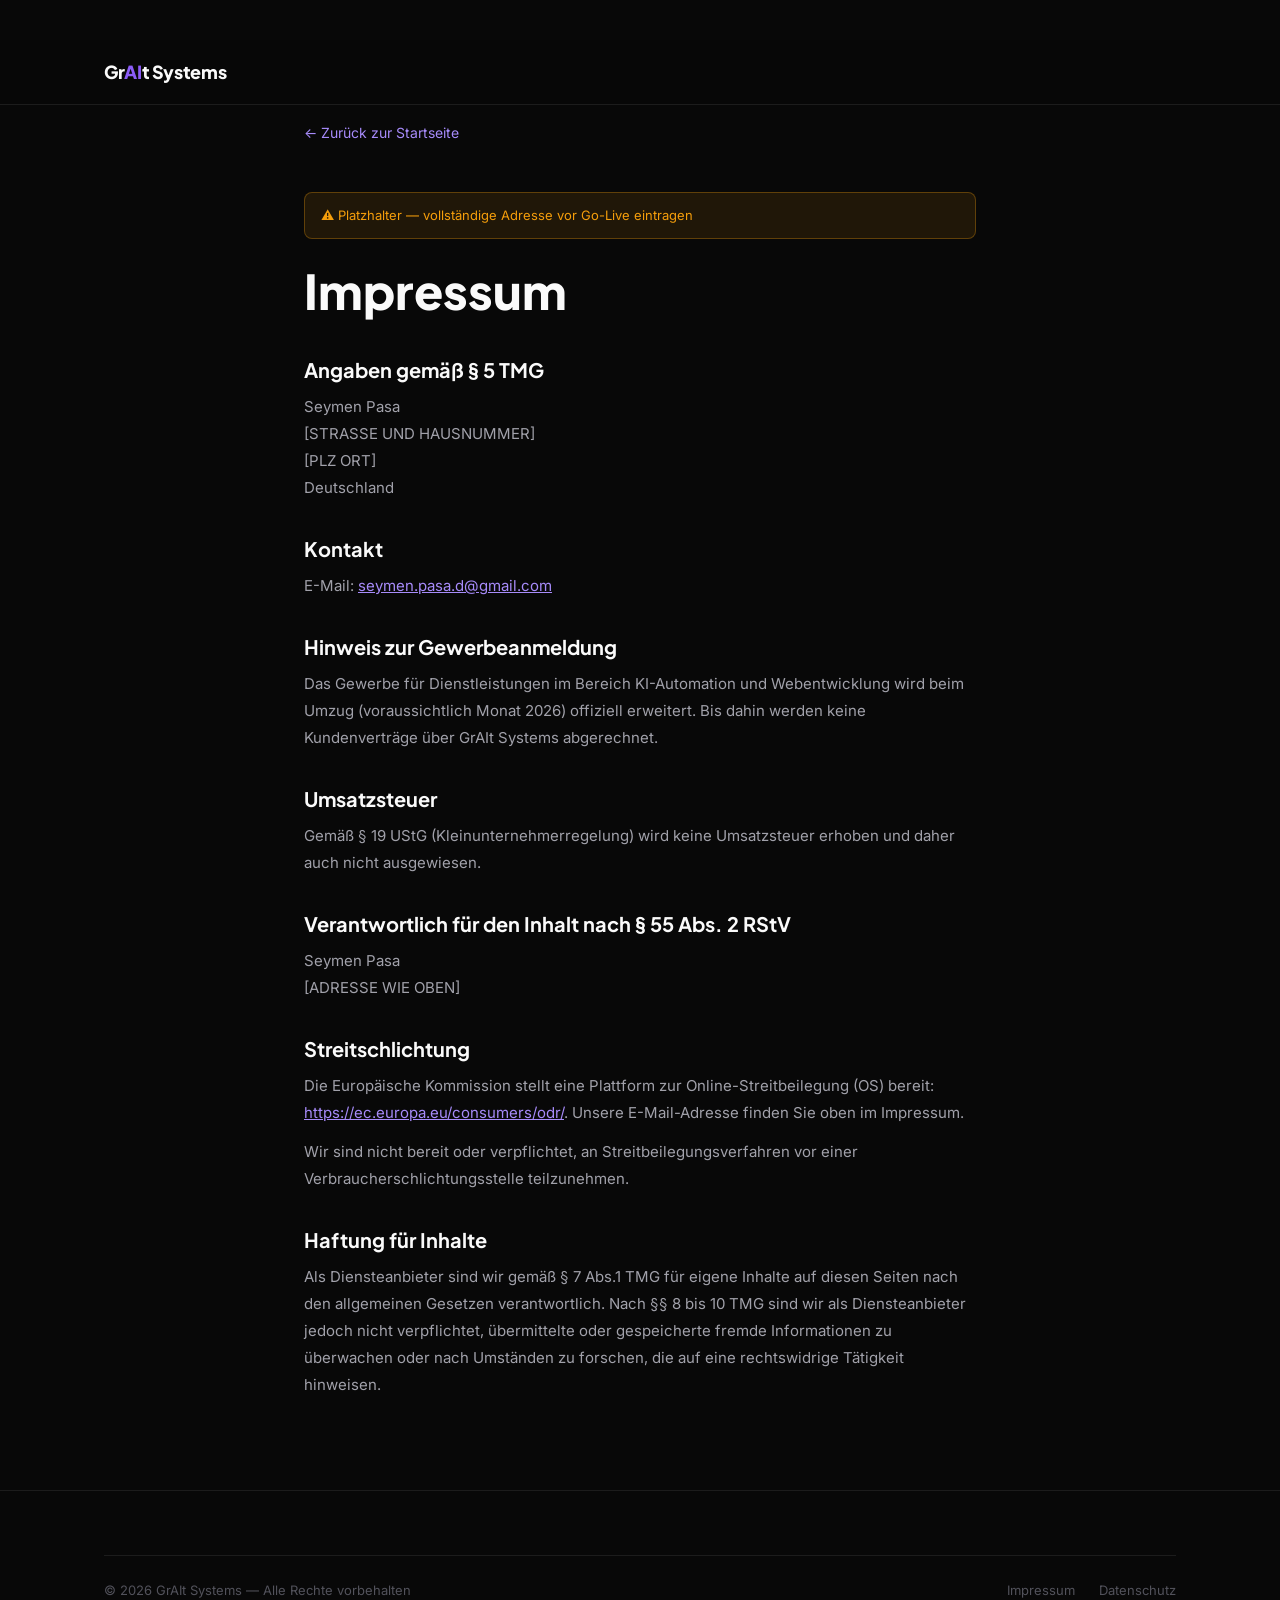
<file: impressum.html>
<!DOCTYPE html>
<html lang="de">
<head>
  <meta charset="UTF-8" />
  <meta name="viewport" content="width=device-width, initial-scale=1.0" />
  <title>Impressum — GrAIt Systems</title>
  <meta name="robots" content="noindex" />
  <link rel="preconnect" href="https://fonts.googleapis.com" />
  <link rel="preconnect" href="https://fonts.gstatic.com" crossorigin />
  <link href="https://fonts.googleapis.com/css2?family=Inter:wght@400;500;600&family=Plus+Jakarta+Sans:wght@600;700;800;900&display=swap" rel="stylesheet" />
  <link rel="stylesheet" href="style.css" />
</head>
<body>
  <nav class="nav scrolled" id="nav">
    <div class="nav-inner">
      <a href="index.html" class="logo">Gr<span class="logo-ai">AI</span>t Systems</a>
    </div>
  </nav>

  <main class="legal-page">
    <div class="container" style="max-width:720px;">
      <a href="index.html" class="legal-back">← Zurück zur Startseite</a>

      <div class="legal-placeholder">
        ⚠️ Platzhalter — vollständige Adresse vor Go-Live eintragen
      </div>

      <h1>Impressum</h1>

      <h2>Angaben gemäß § 5 TMG</h2>
      <p>
        Seymen Pasa<br />
        [STRASSE UND HAUSNUMMER]<br />
        [PLZ ORT]<br />
        Deutschland
      </p>

      <h2>Kontakt</h2>
      <p>
        E-Mail: <a href="mailto:seymen.pasa.d@gmail.com">seymen.pasa.d@gmail.com</a>
      </p>

      <h2>Hinweis zur Gewerbeanmeldung</h2>
      <p>
        Das Gewerbe für Dienstleistungen im Bereich KI-Automation und Webentwicklung wird beim Umzug
        (voraussichtlich Monat 2026) offiziell erweitert. Bis dahin werden keine Kundenverträge
        über GrAIt Systems abgerechnet.
      </p>

      <h2>Umsatzsteuer</h2>
      <p>
        Gemäß § 19 UStG (Kleinunternehmerregelung) wird keine Umsatzsteuer erhoben und
        daher auch nicht ausgewiesen.
      </p>

      <h2>Verantwortlich für den Inhalt nach § 55 Abs. 2 RStV</h2>
      <p>
        Seymen Pasa<br />
        [ADRESSE WIE OBEN]
      </p>

      <h2>Streitschlichtung</h2>
      <p>
        Die Europäische Kommission stellt eine Plattform zur Online-Streitbeilegung (OS) bereit:
        <a href="https://ec.europa.eu/consumers/odr/" target="_blank" rel="noopener">https://ec.europa.eu/consumers/odr/</a>.
        Unsere E-Mail-Adresse finden Sie oben im Impressum.
      </p>
      <p>
        Wir sind nicht bereit oder verpflichtet, an Streitbeilegungsverfahren vor einer
        Verbraucherschlichtungsstelle teilzunehmen.
      </p>

      <h2>Haftung für Inhalte</h2>
      <p>
        Als Diensteanbieter sind wir gemäß § 7 Abs.1 TMG für eigene Inhalte auf diesen Seiten
        nach den allgemeinen Gesetzen verantwortlich. Nach §§ 8 bis 10 TMG sind wir als
        Diensteanbieter jedoch nicht verpflichtet, übermittelte oder gespeicherte fremde
        Informationen zu überwachen oder nach Umständen zu forschen, die auf eine rechtswidrige
        Tätigkeit hinweisen.
      </p>
    </div>
  </main>

  <footer class="footer">
    <div class="container">
      <div class="footer-bottom">
        <p>© 2026 GrAIt Systems — Alle Rechte vorbehalten</p>
        <div class="footer-legal">
          <a href="impressum.html">Impressum</a>
          <a href="datenschutz.html">Datenschutz</a>
        </div>
      </div>
    </div>
  </footer>
</body>
</html>
</file>
<file: style.css>
/* =========================================
   GrAIt Systems — Stylesheet v2
   ========================================= */

:root {
  --bg: #080808;
  --bg-surface: #111111;
  --bg-border: #1C1C1C;
  --accent: #8B5CF6;
  --accent-light: #A78BFA;
  --accent-dim: rgba(139, 92, 246, 0.12);
  --green: #10B981;
  --green-dim: rgba(16, 185, 129, 0.12);
  --red-dim: rgba(239, 68, 68, 0.08);
  --red: #6B7280;
  --text: #FAFAFA;
  --text-muted: #A1A1AA;
  --text-dim: #52525B;
  --gradient: linear-gradient(135deg, #8B5CF6 0%, #3B82F6 100%);
  --font-display: 'Plus Jakarta Sans', sans-serif;
  --font-body: 'Inter', sans-serif;
  --radius: 12px;
  --radius-sm: 8px;
}

*, *::before, *::after { box-sizing: border-box; margin: 0; padding: 0; }

html { scroll-behavior: smooth; }

body {
  background: var(--bg);
  color: var(--text);
  font-family: var(--font-body);
  font-size: 16px;
  line-height: 1.6;
  -webkit-font-smoothing: antialiased;
  overflow-x: hidden;
}

h1, h2, h3, h4 { font-family: var(--font-display); line-height: 1.15; }

.container { max-width: 1120px; margin: 0 auto; padding: 0 24px; }
.section { padding: 100px 0; }
.section-dark { background: var(--bg-surface); }

.br-desktop { display: none; }
@media (min-width: 900px) { .br-desktop { display: block; } }

/* =========================================
   LABELS & TYPOGRAPHY
   ========================================= */

.section-label {
  display: inline-block;
  font-size: 11px;
  font-weight: 600;
  letter-spacing: 0.12em;
  text-transform: uppercase;
  color: var(--accent-light);
  background: var(--accent-dim);
  border: 1px solid rgba(139, 92, 246, 0.25);
  border-radius: 999px;
  padding: 4px 14px;
  margin-bottom: 20px;
}

.section-headline {
  font-size: clamp(26px, 3.5vw, 44px);
  font-weight: 700;
  color: var(--text);
  margin-bottom: 16px;
}

.section-sub {
  font-size: 17px;
  color: var(--text-muted);
  max-width: 560px;
  margin-bottom: 48px;
  line-height: 1.7;
}

/* =========================================
   BUTTONS
   ========================================= */

.btn {
  display: inline-flex;
  align-items: center;
  gap: 8px;
  font-family: var(--font-body);
  font-size: 15px;
  font-weight: 500;
  border-radius: var(--radius-sm);
  padding: 12px 22px;
  border: none;
  cursor: pointer;
  text-decoration: none;
  transition: all 0.2s ease;
  white-space: nowrap;
}

.btn-primary { background: var(--accent); color: #fff; }
.btn-primary:hover { background: #7C3AED; transform: translateY(-1px); box-shadow: 0 8px 24px rgba(139, 92, 246, 0.3); }

.btn-ghost { background: transparent; color: var(--text-muted); border: 1px solid var(--bg-border); }
.btn-ghost:hover { border-color: var(--accent); color: var(--text); }

.btn-lg { font-size: 16px; padding: 14px 28px; }

/* =========================================
   NAVIGATION
   ========================================= */

.nav {
  position: fixed;
  top: 0; left: 0; right: 0;
  z-index: 100;
  border-bottom: 1px solid transparent;
  transition: all 0.3s ease;
}

.nav.scrolled {
  background: rgba(8, 8, 8, 0.92);
  backdrop-filter: blur(16px);
  border-bottom-color: var(--bg-border);
}

.nav-inner {
  display: flex;
  align-items: center;
  justify-content: space-between;
  max-width: 1120px;
  margin: 0 auto;
  padding: 0 24px;
  height: 64px;
}

.logo {
  font-family: var(--font-display);
  font-size: 18px;
  font-weight: 800;
  color: var(--text);
  text-decoration: none;
  letter-spacing: -0.02em;
}

.logo-ai { color: var(--accent); }

.nav-links { display: flex; list-style: none; gap: 32px; }
.nav-links a { color: var(--text-muted); text-decoration: none; font-size: 14px; font-weight: 500; transition: color 0.2s; }
.nav-links a:hover { color: var(--text); }

.nav-toggle { display: none; flex-direction: column; gap: 5px; background: none; border: none; cursor: pointer; padding: 4px; }
.nav-toggle span { display: block; width: 22px; height: 2px; background: var(--text); border-radius: 2px; transition: all 0.3s; }

.nav-mobile { display: none; flex-direction: column; gap: 8px; padding: 16px 24px 24px; background: rgba(8,8,8,0.97); backdrop-filter: blur(12px); border-top: 1px solid var(--bg-border); }
.nav-mobile a { color: var(--text-muted); text-decoration: none; font-size: 16px; padding: 8px 0; border-bottom: 1px solid var(--bg-border); transition: color 0.2s; }
.nav-mobile a:last-child { border-bottom: none; margin-top: 8px; }
.nav-mobile a:hover { color: var(--text); }

/* =========================================
   HERO
   ========================================= */

.hero {
  position: relative;
  padding: 160px 0 120px;
  text-align: center;
  overflow: hidden;
}

.hero-bg { position: absolute; inset: 0; pointer-events: none; }

.hero-glow {
  position: absolute;
  top: -120px; left: 50%;
  transform: translateX(-50%);
  width: 900px; height: 700px;
  background: radial-gradient(ellipse at center, rgba(139, 92, 246, 0.18) 0%, transparent 65%);
}

.hero-grid {
  position: absolute; inset: 0;
  background-image: linear-gradient(var(--bg-border) 1px, transparent 1px), linear-gradient(90deg, var(--bg-border) 1px, transparent 1px);
  background-size: 60px 60px;
  opacity: 0.3;
  mask-image: radial-gradient(ellipse at center, black 20%, transparent 75%);
}

.hero-badge {
  display: inline-flex;
  align-items: center;
  gap: 8px;
  font-size: 13px;
  color: var(--text-muted);
  background: var(--bg-surface);
  border: 1px solid var(--bg-border);
  border-radius: 999px;
  padding: 6px 16px;
  margin-bottom: 32px;
}

.badge-dot {
  width: 6px; height: 6px;
  border-radius: 50%;
  background: var(--accent);
  animation: pulse-dot 2s ease-in-out infinite;
}

@keyframes pulse-dot {
  0%, 100% { opacity: 1; transform: scale(1); }
  50% { opacity: 0.5; transform: scale(0.8); }
}

.hero-headline {
  font-size: clamp(42px, 7.5vw, 92px);
  font-weight: 900;
  letter-spacing: -0.04em;
  line-height: 1.0;
  margin-bottom: 24px;
  background: linear-gradient(180deg, #FAFAFA 50%, rgba(250,250,250,0.45) 100%);
  -webkit-background-clip: text;
  -webkit-text-fill-color: transparent;
  background-clip: text;
}

.hero-accent {
  background: var(--gradient);
  -webkit-background-clip: text;
  -webkit-text-fill-color: transparent;
  background-clip: text;
}

.hero-sub {
  font-size: clamp(15px, 1.8vw, 19px);
  color: var(--text-muted);
  line-height: 1.75;
  margin-bottom: 40px;
  max-width: 580px;
  margin-left: auto;
  margin-right: auto;
}

.hero-actions {
  display: flex;
  gap: 12px;
  justify-content: center;
  flex-wrap: wrap;
  margin-bottom: 56px;
}

.hero-trust {
  display: inline-flex;
  align-items: center;
  gap: 24px;
  background: var(--bg-surface);
  border: 1px solid var(--bg-border);
  border-radius: var(--radius);
  padding: 14px 28px;
}

.hero-scarcity {
  display: flex;
  align-items: center;
  gap: 8px;
  font-size: 14px;
  color: var(--text-muted);
}

.hero-scarcity strong { color: var(--text); }

.scarcity-dot {
  width: 7px; height: 7px;
  border-radius: 50%;
  background: #F59E0B;
  animation: pulse-dot 1.8s ease-in-out infinite;
  flex-shrink: 0;
}

.hero-trust-divider { width: 1px; height: 28px; background: var(--bg-border); }

.hero-rating {
  display: flex;
  align-items: center;
  gap: 8px;
  font-size: 13px;
  color: var(--text-muted);
}

.stars { color: #F59E0B; font-size: 14px; letter-spacing: 1px; }

/* =========================================
   PROJECTS BAR
   ========================================= */

.projects-bar {
  padding: 24px 0;
  border-top: 1px solid var(--bg-border);
  border-bottom: 1px solid var(--bg-border);
  background: var(--bg-surface);
  overflow: hidden;
}

.projects-bar .container {
  display: flex;
  align-items: center;
  gap: 24px;
}

.projects-label {
  font-size: 11px;
  font-weight: 600;
  letter-spacing: 0.1em;
  text-transform: uppercase;
  color: var(--text-dim);
  white-space: nowrap;
  flex-shrink: 0;
}

.projects-track {
  display: flex;
  gap: 12px;
  overflow-x: auto;
  scrollbar-width: none;
  -ms-overflow-style: none;
  padding-bottom: 2px;
}

.projects-track::-webkit-scrollbar { display: none; }

.project-pill {
  display: inline-flex;
  align-items: center;
  gap: 6px;
  font-size: 13px;
  color: var(--text-muted);
  background: var(--bg);
  border: 1px solid var(--bg-border);
  border-radius: 999px;
  padding: 6px 14px;
  white-space: nowrap;
  flex-shrink: 0;
}

/* =========================================
   PAIN POINTS
   ========================================= */

.pain-section { background: var(--bg); }

.pain-header { margin-bottom: 8px; }

.pain-intro {
  font-size: 20px;
  font-weight: 700;
  color: var(--text-muted);
  margin-bottom: 40px;
}

.pain-intro-text {
  margin-bottom: 32px;
}

.pain-intro-text p {
  font-size: 16px;
  color: var(--text-muted);
}

.pain-grid {
  display: grid;
  grid-template-columns: repeat(auto-fit, minmax(300px, 1fr));
  gap: 16px;
  margin-bottom: 40px;
}

.pain-item {
  display: flex;
  gap: 14px;
  align-items: flex-start;
  background: var(--bg-surface);
  border: 1px solid var(--bg-border);
  border-radius: var(--radius);
  padding: 20px;
  transition: border-color 0.2s;
}

.pain-item:hover { border-color: rgba(239, 68, 68, 0.3); }

.pain-x {
  color: #EF4444;
  font-size: 14px;
  font-weight: 700;
  flex-shrink: 0;
  margin-top: 1px;
}

.pain-item p {
  font-size: 14px;
  color: var(--text-muted);
  line-height: 1.65;
  margin: 0;
}

.pain-closing {
  font-size: 16px;
  color: var(--text-dim);
  font-style: italic;
  text-align: center;
}

/* =========================================
   WHY SECTION
   ========================================= */

.why-header { margin-bottom: 40px; }

.why-content { max-width: 800px; }

.why-content p {
  font-size: 16px;
  color: var(--text-muted);
  line-height: 1.8;
  margin-bottom: 20px;
}

.why-content strong { color: var(--text); }

.why-box {
  background: var(--accent-dim);
  border: 1px solid rgba(139, 92, 246, 0.3);
  border-radius: var(--radius);
  padding: 24px 28px;
  margin: 28px 0;
}

.why-box-text {
  font-size: 17px !important;
  color: var(--text) !important;
  margin: 0 !important;
}

/* =========================================
   TESTIMONIALS
   ========================================= */

.testimonials-grid {
  display: grid;
  grid-template-columns: repeat(auto-fit, minmax(320px, 1fr));
  gap: 24px;
  margin-top: 48px;
}

.testimonial-card {
  background: var(--bg);
  border: 1px solid var(--bg-border);
  border-radius: var(--radius);
  padding: 32px;
  transition: border-color 0.3s;
}

.testimonial-card:hover { border-color: rgba(139, 92, 246, 0.3); }

.testimonial-stats {
  display: flex;
  gap: 24px;
  margin-bottom: 24px;
  padding-bottom: 24px;
  border-bottom: 1px solid var(--bg-border);
}

.t-stat { text-align: center; }

.t-num {
  display: block;
  font-family: var(--font-display);
  font-size: 24px;
  font-weight: 800;
  background: var(--gradient);
  -webkit-background-clip: text;
  -webkit-text-fill-color: transparent;
  background-clip: text;
}

.t-label { display: block; font-size: 11px; color: var(--text-dim); margin-top: 2px; }

.testimonial-quote {
  font-size: 15px;
  color: var(--text-muted);
  line-height: 1.75;
  font-style: italic;
  margin-bottom: 24px;
}

.testimonial-author {
  display: flex;
  align-items: center;
  gap: 12px;
}

.author-avatar {
  width: 40px; height: 40px;
  border-radius: 50%;
  background: var(--accent-dim);
  border: 1px solid rgba(139, 92, 246, 0.3);
  display: flex;
  align-items: center;
  justify-content: center;
  font-size: 13px;
  font-weight: 700;
  color: var(--accent-light);
  flex-shrink: 0;
}

.testimonial-author strong { display: block; font-size: 14px; }
.testimonial-author span { display: block; font-size: 12px; color: var(--text-dim); }

/* =========================================
   STATS BAR
   ========================================= */

.stats-bar {
  padding: 48px 0;
  background: var(--bg-surface);
  border-top: 1px solid var(--bg-border);
  border-bottom: 1px solid var(--bg-border);
}

.stats-inner {
  display: flex;
  align-items: center;
  justify-content: center;
  gap: 48px;
  flex-wrap: wrap;
}

.stats-item {
  text-align: center;
}

.stats-num {
  font-family: var(--font-display);
  font-size: 40px;
  font-weight: 900;
  background: var(--gradient);
  -webkit-background-clip: text;
  -webkit-text-fill-color: transparent;
  background-clip: text;
}

.stats-suffix {
  font-family: var(--font-display);
  font-size: 24px;
  font-weight: 700;
  color: var(--accent-light);
}

.stats-label {
  display: block;
  font-size: 13px;
  color: var(--text-muted);
  margin-top: 6px;
}

.stats-divider { width: 1px; height: 48px; background: var(--bg-border); }

/* =========================================
   PROCESS CARDS
   ========================================= */

.process-steps {
  display: grid;
  grid-template-columns: 1fr auto 1fr auto 1fr;
  gap: 16px;
  align-items: start;
  margin-top: 56px;
  margin-bottom: 48px;
}

.process-card {
  background: var(--bg-surface);
  border: 1px solid var(--bg-border);
  border-radius: var(--radius);
  padding: 28px;
  transition: border-color 0.3s;
}

.process-card:hover { border-color: rgba(139, 92, 246, 0.35); }

.process-connector {
  color: var(--accent);
  font-size: 22px;
  padding-top: 36px;
  align-self: start;
}

.process-number {
  display: inline-block;
  font-size: 10px;
  font-weight: 700;
  letter-spacing: 0.12em;
  text-transform: uppercase;
  color: var(--accent);
  background: var(--accent-dim);
  border: 1px solid rgba(139,92,246,0.25);
  border-radius: 999px;
  padding: 3px 12px;
  margin-bottom: 16px;
}

.process-card h3 { font-size: 18px; font-weight: 700; margin-bottom: 12px; }
.process-card p { font-size: 14px; color: var(--text-muted); line-height: 1.7; margin-bottom: 16px; }

.process-time {
  font-size: 12px;
  color: var(--accent-light);
  background: var(--accent-dim);
  border-radius: 999px;
  display: inline-block;
  padding: 3px 12px;
}

.process-cta {
  text-align: center;
  display: flex;
  flex-direction: column;
  align-items: center;
  gap: 20px;
}

.scarcity-banner {
  display: inline-flex;
  align-items: center;
  gap: 10px;
  font-size: 14px;
  color: var(--text-muted);
  background: rgba(245, 158, 11, 0.08);
  border: 1px solid rgba(245, 158, 11, 0.25);
  border-radius: 999px;
  padding: 8px 20px;
}

.scarcity-banner strong { color: var(--text); }

.cta-trust {
  display: flex;
  align-items: center;
  gap: 8px;
  justify-content: center;
  margin-top: 20px;
  font-size: 13px;
  color: var(--text-muted);
}

/* =========================================
   USP COMPARE
   ========================================= */

.usp-section { background: var(--bg); }

.usp-header { margin-bottom: 48px; }

.usp-compare {
  display: grid;
  grid-template-columns: 1fr 1fr;
  gap: 24px;
}

.usp-col {
  border-radius: var(--radius);
  padding: 32px;
}

.usp-col-old {
  background: rgba(255,255,255,0.02);
  border: 1px solid var(--bg-border);
}

.usp-col-new {
  background: linear-gradient(135deg, rgba(139, 92, 246, 0.08) 0%, rgba(59, 130, 246, 0.04) 100%);
  border: 1px solid rgba(139, 92, 246, 0.35);
  position: relative;
}

.usp-col-header { margin-bottom: 24px; }

.usp-tag {
  font-family: var(--font-display);
  font-size: 15px;
  font-weight: 700;
}

.usp-tag-old { color: var(--text-dim); }

.usp-tag-new { color: var(--text); }

.usp-list { list-style: none; display: flex; flex-direction: column; gap: 14px; }

.usp-list li {
  font-size: 15px;
  line-height: 1.5;
  padding-left: 24px;
  position: relative;
}

.usp-list-old li {
  color: var(--text-dim);
}

.usp-list-old li::before {
  content: '✕';
  position: absolute;
  left: 0;
  color: #EF4444;
  font-size: 12px;
  top: 2px;
}

.usp-list-new li {
  color: var(--text-muted);
}

.usp-list-new li::before {
  content: '✓';
  position: absolute;
  left: 0;
  color: var(--green);
  font-weight: 700;
  top: 0;
}

/* =========================================
   INSTAGRAM SHOWCASE
   ========================================= */

.insta-section {}

.insta-inner {
  display: grid;
  grid-template-columns: 1fr 1fr;
  gap: 72px;
  align-items: center;
}

.insta-body {
  color: var(--text-muted);
  font-size: 16px;
  line-height: 1.8;
  margin-bottom: 32px;
}

.insta-features {
  list-style: none;
  display: flex;
  flex-direction: column;
  gap: 20px;
  margin-bottom: 36px;
}

.insta-features li {
  display: flex;
  gap: 16px;
  align-items: flex-start;
}

.feature-icon {
  color: var(--accent);
  font-size: 14px;
  margin-top: 4px;
  flex-shrink: 0;
}

.insta-features strong {
  display: block;
  font-size: 15px;
  font-weight: 600;
  margin-bottom: 2px;
}

.insta-features p {
  font-size: 14px;
  color: var(--text-muted);
  margin: 0;
}

/* Dashboard */
.dashboard-card {
  background: var(--bg);
  border: 1px solid var(--bg-border);
  border-radius: 16px;
  overflow: hidden;
  box-shadow: 0 32px 64px rgba(0,0,0,0.4), 0 0 0 1px rgba(139,92,246,0.1);
}

.dashboard-header {
  display: flex;
  align-items: center;
  gap: 12px;
  padding: 14px 20px;
  border-bottom: 1px solid var(--bg-border);
  background: var(--bg-surface);
}

.dashboard-dots {
  display: flex;
  gap: 6px;
}

.dashboard-dots span {
  width: 10px; height: 10px;
  border-radius: 50%;
  background: var(--bg-border);
}

.dashboard-dots span:first-child { background: #EF4444; }
.dashboard-dots span:nth-child(2) { background: #F59E0B; }
.dashboard-dots span:nth-child(3) { background: var(--green); }

.dashboard-title {
  flex: 1;
  font-size: 13px;
  font-weight: 500;
  color: var(--text-muted);
}

.dashboard-live {
  display: flex;
  align-items: center;
  gap: 6px;
  font-size: 11px;
  font-weight: 600;
  color: var(--green);
  text-transform: uppercase;
  letter-spacing: 0.08em;
}

.live-dot {
  width: 6px; height: 6px;
  border-radius: 50%;
  background: var(--green);
  animation: pulse-dot 1.5s ease-in-out infinite;
}

.dashboard-stats {
  display: grid;
  grid-template-columns: repeat(3, 1fr);
  gap: 1px;
  background: var(--bg-border);
  border-bottom: 1px solid var(--bg-border);
}

.dash-stat {
  background: var(--bg-surface);
  padding: 20px 16px;
  text-align: center;
}

.dash-num {
  display: block;
  font-family: var(--font-display);
  font-size: 26px;
  font-weight: 800;
  color: var(--text);
  margin-bottom: 4px;
}

.dash-label {
  display: block;
  font-size: 11px;
  color: var(--text-dim);
  margin-bottom: 6px;
}

.dash-trend {
  font-size: 11px;
  font-weight: 600;
  padding: 2px 8px;
  border-radius: 999px;
}

.dash-trend.up {
  color: var(--green);
  background: var(--green-dim);
}

.dashboard-feed { padding: 16px 20px; }

.feed-label {
  font-size: 11px;
  font-weight: 600;
  letter-spacing: 0.08em;
  text-transform: uppercase;
  color: var(--text-dim);
  margin-bottom: 12px;
}

.feed-item {
  display: flex;
  align-items: center;
  gap: 10px;
  padding: 10px 0;
  border-bottom: 1px solid var(--bg-border);
}

.feed-item:last-child { border-bottom: none; }

.feed-type {
  font-size: 10px;
  font-weight: 700;
  letter-spacing: 0.05em;
  text-transform: uppercase;
  border-radius: 4px;
  padding: 3px 7px;
  flex-shrink: 0;
  min-width: 48px;
  text-align: center;
}

.feed-type.post { background: var(--accent-dim); color: var(--accent-light); }
.feed-type.dm { background: var(--green-dim); color: var(--green); }
.feed-type.story { background: rgba(251,146,60,0.1); color: #FB923C; }
.feed-type.comment { background: rgba(59,130,246,0.1); color: #60A5FA; }

.feed-text { flex: 1; font-size: 13px; color: var(--text-muted); }
.feed-time { font-size: 11px; color: var(--text-dim); flex-shrink: 0; }

.dashboard-footer {
  display: flex;
  align-items: center;
  gap: 8px;
  padding: 14px 20px;
  border-top: 1px solid var(--bg-border);
  background: var(--bg-surface);
  font-size: 12px;
  color: var(--text-dim);
}

.status-dot {
  width: 6px; height: 6px;
  border-radius: 50%;
  background: var(--green);
  animation: pulse-dot 2s ease-in-out infinite;
}

/* =========================================
   SERVICES
   ========================================= */

.services-grid {
  display: grid;
  grid-template-columns: repeat(auto-fit, minmax(300px, 1fr));
  gap: 24px;
  margin-bottom: 32px;
}

.service-card {
  background: var(--bg-surface);
  border: 1px solid var(--bg-border);
  border-radius: var(--radius);
  padding: 32px;
  position: relative;
  transition: all 0.25s;
}

.service-card:hover { border-color: rgba(139,92,246,0.4); transform: translateY(-2px); }

.service-card-featured {
  border-color: rgba(139, 92, 246, 0.45);
  background: linear-gradient(135deg, rgba(139, 92, 246, 0.06) 0%, var(--bg-surface) 60%);
}

.service-badge {
  position: absolute;
  top: 20px; right: 20px;
  font-size: 10px; font-weight: 700;
  letter-spacing: 0.06em; text-transform: uppercase;
  color: var(--accent-light);
  background: var(--accent-dim);
  border: 1px solid rgba(139, 92, 246, 0.3);
  border-radius: 999px;
  padding: 3px 10px;
}

.service-icon { font-size: 28px; margin-bottom: 16px; }
.service-card h3 { font-size: 19px; font-weight: 700; margin-bottom: 10px; }
.service-card > p { color: var(--text-muted); line-height: 1.7; margin-bottom: 24px; font-size: 15px; }

.service-list { list-style: none; display: flex; flex-direction: column; gap: 8px; }
.service-list li { font-size: 13px; color: var(--text-dim); padding-left: 16px; position: relative; }
.service-list li::before { content: '→'; position: absolute; left: 0; color: var(--accent); }

.services-cta {
  text-align: center;
  padding: 40px;
  background: var(--bg-surface);
  border: 1px solid var(--bg-border);
  border-radius: var(--radius);
  margin-top: 16px;
}
.services-cta p { color: var(--text-muted); margin-bottom: 16px; font-size: 16px; }

/* =========================================
   PROCESS
   ========================================= */

.process-grid {
  display: grid;
  grid-template-columns: 1fr auto 1fr auto 1fr auto 1fr;
  gap: 16px;
  align-items: start;
  margin-top: 56px;
}

.process-step {}

.process-arrow {
  color: var(--text-dim);
  font-size: 20px;
  padding-top: 8px;
  align-self: start;
}

.process-number {
  font-family: var(--font-display);
  font-size: 11px;
  font-weight: 700;
  letter-spacing: 0.1em;
  color: var(--accent);
  background: var(--accent-dim);
  border: 1px solid rgba(139,92,246,0.3);
  border-radius: 999px;
  display: inline-block;
  padding: 3px 12px;
  margin-bottom: 16px;
}

.process-step h3 { font-size: 17px; font-weight: 600; margin-bottom: 10px; }
.process-step p { color: var(--text-muted); line-height: 1.7; font-size: 14px; }

/* =========================================
   ABOUT
   ========================================= */

.about-inner {
  display: grid;
  grid-template-columns: 1fr 1fr;
  gap: 80px;
  align-items: center;
}

.about-text p { color: var(--text-muted); line-height: 1.8; margin-bottom: 16px; font-size: 16px; }

.about-tagline {
  font-family: var(--font-display);
  font-size: 17px; font-weight: 600;
  color: var(--text) !important;
  border-left: 3px solid var(--accent);
  padding-left: 16px;
  margin-top: 28px !important;
}

.about-stats {
  display: grid;
  grid-template-columns: 1fr 1fr;
  gap: 16px;
}

.stat {
  background: var(--bg-surface);
  border: 1px solid var(--bg-border);
  border-radius: var(--radius);
  padding: 24px;
  text-align: center;
}

.stat-number {
  font-family: var(--font-display);
  font-size: 32px; font-weight: 800;
  background: var(--gradient);
  -webkit-background-clip: text;
  -webkit-text-fill-color: transparent;
  background-clip: text;
  margin-bottom: 6px;
}

.stat-label { font-size: 12px; color: var(--text-muted); line-height: 1.4; }

/* =========================================
   FAQ
   ========================================= */

.faq-list {
  max-width: 720px;
  margin: 48px auto 0;
}

.faq-item { border-bottom: 1px solid var(--bg-border); }
.faq-item:first-child { border-top: 1px solid var(--bg-border); }

.faq-question {
  width: 100%;
  display: flex;
  justify-content: space-between;
  align-items: center;
  background: none;
  border: none;
  color: var(--text);
  font-family: var(--font-body);
  font-size: 16px; font-weight: 500;
  padding: 22px 0;
  cursor: pointer;
  text-align: left;
  transition: color 0.2s;
  gap: 16px;
}

.faq-question:hover { color: var(--accent-light); }

.faq-icon { font-size: 20px; color: var(--accent); flex-shrink: 0; transition: transform 0.3s; }
.faq-item.open .faq-icon { transform: rotate(45deg); }

.faq-answer { max-height: 0; overflow: hidden; transition: max-height 0.4s ease, padding 0.3s ease; }
.faq-item.open .faq-answer { max-height: 200px; padding-bottom: 22px; }
.faq-answer p { color: var(--text-muted); line-height: 1.8; font-size: 15px; }

/* =========================================
   CTA SECTION
   ========================================= */

.cta-section { text-align: center; }

.cta-inner {
  position: relative;
  background: var(--bg-surface);
  border: 1px solid rgba(139, 92, 246, 0.3);
  border-radius: 20px;
  padding: 80px 40px;
  overflow: hidden;
}

.cta-glow {
  position: absolute;
  top: -120px; left: 50%;
  transform: translateX(-50%);
  width: 700px; height: 500px;
  background: radial-gradient(ellipse, rgba(139, 92, 246, 0.18) 0%, transparent 65%);
  pointer-events: none;
}

.cta-badge {
  display: inline-flex;
  align-items: center;
  gap: 8px;
  font-size: 12px;
  color: var(--text-muted);
  background: var(--bg);
  border: 1px solid var(--bg-border);
  border-radius: 999px;
  padding: 5px 14px;
  margin-bottom: 28px;
}

.cta-inner h2 { font-size: clamp(26px, 4vw, 48px); font-weight: 800; margin-bottom: 16px; }
.cta-tagline { color: var(--text-muted); font-size: 17px; line-height: 1.7; margin-bottom: 36px; }

/* =========================================
   MODAL
   ========================================= */

.modal-overlay {
  position: fixed;
  inset: 0;
  background: rgba(0,0,0,0.75);
  backdrop-filter: blur(6px);
  z-index: 1000;
  display: flex;
  align-items: center;
  justify-content: center;
  padding: 20px;
  opacity: 0;
  visibility: hidden;
  transition: opacity 0.25s ease, visibility 0.25s ease;
}

.modal-overlay.open {
  opacity: 1;
  visibility: visible;
}

.modal-card {
  background: var(--bg-surface);
  border: 1px solid rgba(139,92,246,0.25);
  border-radius: 20px;
  padding: 40px;
  width: 100%;
  max-width: 520px;
  max-height: 90vh;
  overflow-y: auto;
  position: relative;
  transform: translateY(20px) scale(0.98);
  transition: transform 0.25s ease;
  scrollbar-width: thin;
  scrollbar-color: var(--bg-border) transparent;
}

.modal-overlay.open .modal-card {
  transform: translateY(0) scale(1);
}

.modal-close {
  position: absolute;
  top: 16px; right: 16px;
  width: 32px; height: 32px;
  border-radius: 50%;
  background: var(--bg);
  border: 1px solid var(--bg-border);
  color: var(--text-muted);
  font-size: 14px;
  cursor: pointer;
  display: flex; align-items: center; justify-content: center;
  transition: all 0.2s;
  line-height: 1;
}

.modal-close:hover { border-color: var(--text-dim); color: var(--text); }

.modal-header { margin-bottom: 28px; }

.modal-badge {
  display: inline-flex;
  align-items: center;
  gap: 7px;
  font-size: 11px;
  color: var(--text-muted);
  background: var(--bg);
  border: 1px solid var(--bg-border);
  border-radius: 999px;
  padding: 4px 12px;
  margin-bottom: 16px;
}

.modal-title {
  font-family: var(--font-display);
  font-size: 22px; font-weight: 800;
  color: var(--text);
  margin-bottom: 4px;
}

.modal-sub { font-size: 13px; color: var(--text-dim); }

.other-field { display: none; margin-top: 8px; }
.other-field.visible { display: block; }

@media (max-width: 560px) {
  .modal-card { padding: 28px 20px; }
}

/* =========================================
   LEAD FORM
   ========================================= */

.lead-form-wrap {
  max-width: 560px;
  margin: 0 auto;
  text-align: left;
}

.form-progress {
  display: flex;
  align-items: center;
  gap: 0;
  margin-bottom: 36px;
  justify-content: center;
}

.progress-step {
  width: 32px; height: 32px;
  border-radius: 50%;
  border: 2px solid var(--bg-border);
  display: flex; align-items: center; justify-content: center;
  font-size: 12px; font-weight: 600;
  color: var(--text-dim);
  transition: all 0.3s;
  flex-shrink: 0;
  background: var(--bg-surface);
}

.progress-step.active { border-color: var(--accent); color: var(--accent); background: var(--accent-dim); }
.progress-step.done { border-color: var(--green); color: var(--green); background: var(--green-dim); }

.progress-line {
  flex: 1; height: 2px;
  background: var(--bg-border);
  max-width: 80px;
  transition: background 0.4s;
}
.progress-line.done { background: var(--accent); }

.form-step { display: none; }
.form-step.active { display: block; animation: formSlideIn 0.22s ease; }

@keyframes formSlideIn {
  from { opacity: 0; transform: translateX(10px); }
  to   { opacity: 1; transform: translateX(0); }
}

.form-step-title {
  font-family: var(--font-display);
  font-size: 18px; font-weight: 700;
  color: var(--text);
  margin-bottom: 4px;
}

.form-step-sub {
  font-size: 13px; color: var(--text-dim);
  margin-bottom: 24px;
}

.form-field { margin-bottom: 14px; }

.form-label {
  display: block;
  font-size: 12px; font-weight: 500;
  letter-spacing: 0.04em;
  color: var(--text-muted);
  margin-bottom: 6px;
}

.form-input,
.form-select {
  width: 100%;
  padding: 12px 14px;
  background: rgba(255,255,255,0.04);
  border: 1px solid var(--bg-border);
  border-radius: var(--radius-sm);
  color: var(--text);
  font-family: var(--font-body);
  font-size: 15px;
  outline: none;
  transition: border-color 0.2s, background 0.2s;
  -webkit-appearance: none;
}

.form-input:focus,
.form-select:focus { border-color: var(--accent); background: var(--accent-dim); }
.form-input::placeholder { color: var(--text-dim); }

.form-select {
  background-image: url("data:image/svg+xml,%3Csvg xmlns='http://www.w3.org/2000/svg' width='12' height='7' viewBox='0 0 12 7'%3E%3Cpath d='M1 1l5 5 5-5' stroke='%2352525B' stroke-width='1.5' fill='none' stroke-linecap='round' stroke-linejoin='round'/%3E%3C/svg%3E");
  background-repeat: no-repeat;
  background-position: right 14px center;
  background-size: 12px;
  padding-right: 40px;
  cursor: pointer;
  background-color: rgba(255,255,255,0.04);
}

.form-select option { background: #1a1a1a; color: var(--text); }

/* Radio Pills */
.radio-grid { display: grid; gap: 8px; }
.radio-grid-2 { grid-template-columns: 1fr 1fr; }

.radio-pill { position: relative; }

.radio-pill input[type="radio"] {
  position: absolute; opacity: 0; width: 0; height: 0;
}

.radio-pill label {
  display: flex; align-items: center; gap: 10px;
  padding: 11px 14px;
  background: rgba(255,255,255,0.04);
  border: 1px solid var(--bg-border);
  border-radius: var(--radius-sm);
  cursor: pointer;
  font-size: 14px; color: var(--text-muted);
  transition: all 0.15s;
  line-height: 1.4;
  user-select: none;
}

.radio-pill label:hover { border-color: var(--accent-light); color: var(--text); background: var(--accent-dim); }

.radio-pill input:checked + label {
  border-color: var(--accent);
  background: var(--accent-dim);
  color: var(--text);
}

.radio-pill input:checked + label::before {
  content: '✓';
  font-size: 11px; font-weight: 700;
  color: var(--accent);
  flex-shrink: 0;
}

/* Buttons */
.form-nav {
  display: flex; gap: 10px;
  margin-top: 24px;
}

.btn-back {
  background: transparent;
  border: 1px solid var(--bg-border);
  color: var(--text-muted);
  padding: 12px 18px;
  border-radius: var(--radius-sm);
  cursor: pointer;
  font-size: 14px; font-family: var(--font-body);
  transition: all 0.2s;
  flex-shrink: 0;
}
.btn-back:hover { border-color: var(--text-dim); color: var(--text); }

.btn-next {
  flex: 1;
  background: var(--accent); color: #fff;
  border: none;
  padding: 13px 20px;
  border-radius: var(--radius-sm);
  cursor: pointer;
  font-size: 15px; font-weight: 500;
  font-family: var(--font-body);
  transition: all 0.2s;
  display: flex; align-items: center; justify-content: center;
}
.btn-next:hover:not(:disabled) { background: #7C3AED; transform: translateY(-1px); box-shadow: 0 8px 24px rgba(139,92,246,0.3); }
.btn-next:disabled { opacity: 0.5; cursor: not-allowed; transform: none; }

.form-error-msg {
  display: none;
  color: #F87171;
  font-size: 13px;
  margin-top: 10px;
  padding: 10px 14px;
  background: rgba(239,68,68,0.08);
  border: 1px solid rgba(239,68,68,0.2);
  border-radius: var(--radius-sm);
  text-align: left;
}

/* Success State */
.form-success-state {
  display: none;
  padding: 40px 0 20px;
}

.form-success-state.visible {
  display: block;
  animation: formSlideIn 0.3s ease;
}

.success-check {
  width: 60px; height: 60px;
  border-radius: 50%;
  background: var(--green-dim);
  border: 2px solid var(--green);
  display: flex; align-items: center; justify-content: center;
  font-size: 22px; color: var(--green);
  margin: 0 auto 20px;
}

.form-success-state h3 { font-size: 22px; margin-bottom: 8px; }
.form-success-state p { color: var(--text-muted); font-size: 15px; line-height: 1.6; }

/* =========================================
   FOOTER
   ========================================= */

.footer { border-top: 1px solid var(--bg-border); padding: 64px 0 32px; }

.footer-inner {
  display: grid;
  grid-template-columns: 2fr 1fr 1fr;
  gap: 48px;
  margin-bottom: 48px;
}

.footer-brand p { color: var(--text-muted); font-size: 14px; line-height: 1.7; margin-top: 12px; }

.footer-links { display: flex; flex-direction: column; gap: 10px; }
.footer-links h4 { font-size: 11px; font-weight: 600; letter-spacing: 0.1em; text-transform: uppercase; color: var(--text-dim); margin-bottom: 4px; }
.footer-links a { color: var(--text-muted); text-decoration: none; font-size: 14px; transition: color 0.2s; }
.footer-links a:hover { color: var(--text); }

.footer-bottom { display: flex; justify-content: space-between; align-items: center; padding-top: 24px; border-top: 1px solid var(--bg-border); flex-wrap: wrap; gap: 12px; }
.footer-bottom p { font-size: 13px; color: var(--text-dim); }
.footer-legal { display: flex; gap: 24px; }
.footer-legal a { font-size: 13px; color: var(--text-dim); text-decoration: none; transition: color 0.2s; }
.footer-legal a:hover { color: var(--text-muted); }

/* =========================================
   ANIMATIONS
   ========================================= */

.fade-in { opacity: 0; transform: translateY(20px); animation: fadeInUp 0.8s ease forwards; }
.fade-in-delay-1 { animation-delay: 0.15s; }
.fade-in-delay-2 { animation-delay: 0.3s; }
.fade-in-delay-3 { animation-delay: 0.45s; }
.fade-in-delay-4 { animation-delay: 0.6s; }

@keyframes fadeInUp { to { opacity: 1; transform: translateY(0); } }

.reveal { opacity: 0; transform: translateY(28px); transition: opacity 0.65s ease, transform 0.65s ease; }
.reveal.visible { opacity: 1; transform: translateY(0); }

/* =========================================
   RESPONSIVE
   ========================================= */

@media (max-width: 900px) {
  .nav-links, .nav-cta { display: none; }
  .nav-toggle { display: flex; }
  .nav-mobile.open { display: flex; }

  .section { padding: 64px 0; }

  .usp-compare { grid-template-columns: 1fr; }

  .insta-inner,
  .about-inner { grid-template-columns: 1fr; gap: 48px; }

  .process-steps { grid-template-columns: 1fr; }
  .process-connector { display: none; }

  .hero-trust { flex-direction: column; gap: 12px; padding: 16px 20px; }
  .hero-trust-divider { width: 100%; height: 1px; }

  .stats-inner { gap: 28px; }
  .stats-divider { display: none; }

  .footer-inner { grid-template-columns: 1fr; gap: 32px; }
  .footer-bottom { flex-direction: column; align-items: flex-start; }

  .cta-inner { padding: 48px 24px; }
  .hero { padding: 120px 0 80px; }

  .projects-bar .container { flex-direction: column; align-items: flex-start; gap: 12px; }

  .pain-grid { grid-template-columns: 1fr; }
}

@media (max-width: 480px) {
  .hero-actions { flex-direction: column; align-items: center; }
  .about-stats { grid-template-columns: 1fr 1fr; }
  .dashboard-stats { grid-template-columns: 1fr; }
  .testimonial-stats { flex-direction: column; gap: 12px; }
  .radio-grid-2 { grid-template-columns: 1fr; }
}

/* =========================================
   COOKIE BANNER
   ========================================= */

.cookie-banner {
  position: fixed;
  bottom: 0; left: 0; right: 0;
  z-index: 200;
  background: rgba(17, 17, 17, 0.97);
  border-top: 1px solid var(--bg-border);
  backdrop-filter: blur(12px);
  transform: translateY(0);
  transition: transform 0.3s ease;
}

.cookie-banner.cookie-hidden {
  transform: translateY(100%);
}

.cookie-inner {
  max-width: 1120px;
  margin: 0 auto;
  padding: 14px 24px;
  display: flex;
  align-items: center;
  justify-content: space-between;
  gap: 24px;
  flex-wrap: wrap;
}

.cookie-inner p {
  font-size: 13px;
  color: var(--text-muted);
  margin: 0;
  line-height: 1.5;
}

.cookie-inner a {
  color: var(--accent-light);
  text-decoration: none;
}

.cookie-btn {
  background: var(--accent);
  color: #fff;
  border: none;
  border-radius: var(--radius-sm);
  padding: 8px 20px;
  font-size: 13px;
  font-weight: 500;
  font-family: var(--font-body);
  cursor: pointer;
  white-space: nowrap;
  flex-shrink: 0;
  transition: background 0.2s;
}

.cookie-btn:hover { background: #7C3AED; }

/* =========================================
   HERO — new elements
   ========================================= */

.hero-info {
  font-size: 13px;
  color: var(--text-muted);
}

/* =========================================
   MODULES BAR (replaces projects-bar)
   ========================================= */

.modules-bar {
  padding: 20px 0;
  border-top: 1px solid var(--bg-border);
  border-bottom: 1px solid var(--bg-border);
  background: var(--bg-surface);
  overflow: hidden;
}

.modules-bar .container {
  display: flex;
  align-items: center;
  gap: 20px;
}

.modules-bar-label {
  font-size: 11px;
  font-weight: 600;
  letter-spacing: 0.1em;
  text-transform: uppercase;
  color: var(--text-dim);
  white-space: nowrap;
  flex-shrink: 0;
}

.modules-bar-track {
  display: flex;
  gap: 10px;
  overflow-x: auto;
  scrollbar-width: none;
  -ms-overflow-style: none;
  padding-bottom: 2px;
}

.modules-bar-track::-webkit-scrollbar { display: none; }

.module-pill {
  display: inline-flex;
  align-items: center;
  gap: 6px;
  font-size: 12px;
  color: var(--text-muted);
  background: var(--bg);
  border: 1px solid var(--bg-border);
  border-radius: 999px;
  padding: 5px 12px;
  white-space: nowrap;
  flex-shrink: 0;
  transition: border-color 0.2s, color 0.2s;
}

.module-pill:hover {
  border-color: rgba(139, 92, 246, 0.4);
  color: var(--text);
}

/* =========================================
   STATS BAR — label
   ========================================= */

.stats-bar-label {
  font-size: 11px;
  font-weight: 600;
  letter-spacing: 0.1em;
  text-transform: uppercase;
  color: var(--text-dim);
  text-align: center;
  margin-bottom: 28px;
}

/* =========================================
   MODULES SHOWCASE (bento)
   ========================================= */

.modules-showcase-header { margin-bottom: 48px; }

.modules-bento {
  display: grid;
  grid-template-columns: repeat(3, 1fr);
  gap: 16px;
  margin-bottom: 32px;
}

.module-card {
  background: rgba(255,255,255,0.03);
  border: 1px solid var(--bg-border);
  border-radius: var(--radius);
  padding: 28px;
  position: relative;
  transition: border-color 0.25s;
}

.module-card:hover { border-color: rgba(139, 92, 246, 0.3); }

.module-card-featured {
  grid-column: span 2;
  background: linear-gradient(135deg, rgba(139, 92, 246, 0.07) 0%, rgba(59, 130, 246, 0.03) 100%);
  border-color: rgba(139, 92, 246, 0.3);
}

.module-tag-badge {
  display: inline-block;
  font-size: 10px;
  font-weight: 700;
  letter-spacing: 0.08em;
  text-transform: uppercase;
  color: var(--accent-light);
  background: var(--accent-dim);
  border: 1px solid rgba(139, 92, 246, 0.3);
  border-radius: 999px;
  padding: 3px 10px;
  margin-bottom: 16px;
}

.module-icon-wrap {
  font-size: 28px;
  margin-bottom: 12px;
  line-height: 1;
}

.module-card h3 {
  font-size: 18px;
  font-weight: 700;
  margin-bottom: 10px;
}

.module-desc {
  font-size: 14px;
  color: var(--text-muted);
  line-height: 1.7;
  margin-bottom: 20px;
}

.module-time-badge {
  display: inline-block;
  font-size: 12px;
  font-weight: 600;
  color: var(--green);
  background: var(--green-dim);
  border-radius: 999px;
  padding: 4px 12px;
  margin-top: auto;
}

/* Flow diagram inside featured card */
.module-flow {
  display: flex;
  align-items: center;
  gap: 8px;
  flex-wrap: wrap;
  margin-bottom: 20px;
  padding: 14px 16px;
  background: rgba(255,255,255,0.03);
  border: 1px solid var(--bg-border);
  border-radius: var(--radius-sm);
}

.flow-step {
  font-size: 12px;
  font-weight: 500;
  color: var(--text-muted);
  background: var(--bg);
  border: 1px solid var(--bg-border);
  border-radius: 6px;
  padding: 4px 10px;
  white-space: nowrap;
}

.flow-step-highlight {
  color: var(--green);
  border-color: rgba(16, 185, 129, 0.35);
  background: var(--green-dim);
  font-weight: 700;
}

.flow-arrow {
  font-size: 14px;
  color: var(--text-dim);
  flex-shrink: 0;
}

/* Comparison inside featured card */
.module-comparison {
  display: flex;
  align-items: center;
  gap: 16px;
}

.comp-col {
  flex: 1;
  padding: 12px 16px;
  border-radius: var(--radius-sm);
  border: 1px solid var(--bg-border);
}

.comp-bad {
  background: rgba(239, 68, 68, 0.06);
  border-color: rgba(239, 68, 68, 0.2);
}

.comp-good {
  background: var(--green-dim);
  border-color: rgba(16, 185, 129, 0.3);
}

.comp-label {
  display: block;
  font-size: 10px;
  font-weight: 600;
  letter-spacing: 0.06em;
  text-transform: uppercase;
  color: var(--text-dim);
  margin-bottom: 4px;
}

.comp-val {
  display: block;
  font-family: var(--font-display);
  font-size: 20px;
  font-weight: 800;
}

.comp-bad .comp-val { color: #F87171; }
.comp-good .comp-val { color: var(--green); }

.comp-sep {
  font-size: 20px;
  color: var(--accent);
  font-weight: 700;
  flex-shrink: 0;
}

/* Modules footer */
.modules-footer {
  display: flex;
  align-items: center;
  justify-content: space-between;
  gap: 20px;
  padding: 24px 28px;
  background: rgba(255,255,255,0.02);
  border: 1px solid var(--bg-border);
  border-radius: var(--radius);
  flex-wrap: wrap;
}

.modules-note {
  font-size: 14px;
  color: var(--text-dim);
}

/* =========================================
   REFERENZEN + PILOT
   ========================================= */

.ref-grid {
  display: grid;
  grid-template-columns: 1fr 1fr;
  gap: 24px;
  margin-top: 48px;
}

.ref-card {
  background: var(--bg-surface);
  border: 1px solid var(--bg-border);
  border-radius: var(--radius);
  padding: 32px;
  transition: border-color 0.3s;
}

.ref-card:hover { border-color: rgba(139, 92, 246, 0.3); }

.ref-header {
  display: flex;
  align-items: center;
  gap: 14px;
  margin-bottom: 24px;
  padding-bottom: 20px;
  border-bottom: 1px solid var(--bg-border);
  flex-wrap: wrap;
}

.ref-avatar {
  width: 44px; height: 44px;
  border-radius: 10px;
  background: var(--accent-dim);
  border: 1px solid rgba(139, 92, 246, 0.3);
  display: flex;
  align-items: center;
  justify-content: center;
  font-size: 13px;
  font-weight: 800;
  color: var(--accent-light);
  flex-shrink: 0;
  font-family: var(--font-display);
}

.ref-info { flex: 1; }
.ref-info strong { display: block; font-size: 15px; font-weight: 700; margin-bottom: 2px; }
.ref-info span { display: block; font-size: 12px; color: var(--text-dim); }

.ref-live-badge {
  font-size: 11px;
  font-weight: 700;
  color: var(--green);
  background: var(--green-dim);
  border: 1px solid rgba(16, 185, 129, 0.3);
  border-radius: 999px;
  padding: 4px 10px;
  white-space: nowrap;
  flex-shrink: 0;
}

.ref-deliverables {
  display: flex;
  flex-direction: column;
  gap: 10px;
  margin-bottom: 24px;
}

.ref-item {
  font-size: 14px;
  color: var(--text-muted);
  display: flex;
  align-items: center;
  gap: 8px;
}

.ref-footer-tag {
  font-size: 12px;
  color: var(--text-dim);
  border-top: 1px solid var(--bg-border);
  padding-top: 16px;
}

/* Pilot card */
.ref-card-pilot {
  background: linear-gradient(135deg, rgba(139, 92, 246, 0.06) 0%, var(--bg-surface) 60%);
  border-color: rgba(139, 92, 246, 0.35);
}

.ref-pilot-scarcity {
  display: inline-flex;
  align-items: center;
  gap: 8px;
  font-size: 11px;
  font-weight: 600;
  color: var(--text-muted);
  background: rgba(245, 158, 11, 0.08);
  border: 1px solid rgba(245, 158, 11, 0.25);
  border-radius: 999px;
  padding: 4px 12px;
  margin-bottom: 20px;
}

.ref-card-pilot h3 {
  font-size: 22px;
  font-weight: 800;
  margin-bottom: 12px;
}

.ref-card-pilot p {
  font-size: 14px;
  color: var(--text-muted);
  line-height: 1.75;
  margin-bottom: 20px;
}

.pilot-benefits {
  list-style: none;
  display: flex;
  flex-direction: column;
  gap: 10px;
  margin-bottom: 28px;
}

.pilot-benefits li {
  font-size: 14px;
  color: var(--text-muted);
  padding-left: 20px;
  position: relative;
}

.pilot-benefits li::before {
  content: '✓';
  position: absolute;
  left: 0;
  color: var(--accent-light);
  font-weight: 700;
}

/* =========================================
   RESPONSIVE — new sections
   ========================================= */

@media (max-width: 900px) {
  .modules-bento {
    grid-template-columns: 1fr;
  }
  .module-card-featured {
    grid-column: span 1;
  }
  .ref-grid {
    grid-template-columns: 1fr;
  }
  .modules-bar .container {
    flex-direction: column;
    align-items: flex-start;
    gap: 10px;
  }
  .modules-footer {
    flex-direction: column;
    align-items: flex-start;
  }
  .module-comparison {
    flex-direction: column;
    gap: 8px;
  }
  .comp-sep { display: none; }
}

@media (max-width: 480px) {
  .cookie-inner {
    flex-direction: column;
    align-items: flex-start;
    gap: 12px;
  }
  .module-flow { gap: 6px; }
}

/* =========================================
   PHASE 2 — MOTION, SPLIT HERO, LIVE WIDGET
   ========================================= */

/* --- Announcement Bar --- */
:root { --ann-h: 40px; }

.ann-bar {
  position: fixed;
  top: 0; left: 0; right: 0;
  height: var(--ann-h);
  background: var(--accent);
  z-index: 101;
  display: flex;
  align-items: center;
  transition: transform 0.35s ease, opacity 0.35s ease;
}

.ann-bar.ann-dismissed {
  transform: translateY(-100%);
  opacity: 0;
  pointer-events: none;
}

.ann-inner {
  display: flex;
  align-items: center;
  justify-content: center;
  gap: 12px;
  max-width: 1120px;
  margin: 0 auto;
  padding: 0 48px 0 24px;
  width: 100%;
  font-size: 13px;
  color: rgba(255,255,255,0.92);
  position: relative;
}

.ann-pulse {
  width: 7px; height: 7px;
  background: #fff;
  border-radius: 50%;
  flex-shrink: 0;
  animation: ann-blink 1.8s ease-in-out infinite;
}

@keyframes ann-blink {
  0%, 100% { opacity: 1; }
  50%       { opacity: 0.25; }
}

.ann-text { font-weight: 500; }

.ann-cta {
  color: #fff;
  font-weight: 700;
  text-decoration: none;
  background: rgba(255,255,255,0.22);
  border-radius: 4px;
  padding: 2px 10px;
  transition: background 0.2s;
  flex-shrink: 0;
}

.ann-cta:hover { background: rgba(255,255,255,0.38); }

.ann-close {
  position: absolute;
  right: 0;
  background: none;
  border: none;
  color: rgba(255,255,255,0.65);
  cursor: pointer;
  font-size: 13px;
  line-height: 1;
  padding: 6px 8px;
  transition: color 0.2s;
}

.ann-close:hover { color: #fff; }

/* --- Nav offset for announcement bar --- */
.nav { top: var(--ann-h); }
body.ann-dismissed .nav { top: 0; }

/* --- Hero: split layout override --- */
.hero {
  text-align: left;
  padding-top: calc(var(--ann-h) + 112px);
}

body.ann-dismissed .hero { padding-top: 132px; }

.hero-sub {
  margin-left: 0;
  margin-right: 0;
}

.hero-actions { justify-content: flex-start; }

.hero-inner {
  display: grid;
  grid-template-columns: 1fr 420px;
  gap: 72px;
  align-items: center;
  position: relative;
}

.hero-text { position: relative; z-index: 1; }

.hero-visual {
  position: relative;
  z-index: 1;
  flex-shrink: 0;
}

/* --- Floating orbs --- */
.hero-orb {
  position: absolute;
  border-radius: 50%;
  pointer-events: none;
  filter: blur(80px);
}

.hero-orb-1 {
  width: 500px; height: 500px;
  background: rgba(139, 92, 246, 0.14);
  top: -120px; right: -80px;
  animation: orb-float-1 9s ease-in-out infinite;
}

.hero-orb-2 {
  width: 320px; height: 320px;
  background: rgba(59, 130, 246, 0.09);
  bottom: -60px; right: 40px;
  animation: orb-float-2 11s ease-in-out infinite 1s;
}

.hero-orb-3 {
  width: 220px; height: 220px;
  background: rgba(16, 185, 129, 0.07);
  top: 55%; left: 28%;
  animation: orb-float-3 13s ease-in-out infinite 2.5s;
}

@keyframes orb-float-1 {
  0%, 100% { transform: translate(0, 0) scale(1); }
  33%       { transform: translate(-28px, 18px) scale(1.04); }
  66%       { transform: translate(18px, -12px) scale(0.96); }
}

@keyframes orb-float-2 {
  0%, 100% { transform: translate(0, 0); }
  50%       { transform: translate(22px, -28px); }
}

@keyframes orb-float-3 {
  0%, 100% { transform: translate(0, 0) scale(1); }
  40%       { transform: translate(-18px, 22px) scale(1.08); }
  80%       { transform: translate(12px, -8px) scale(0.93); }
}

/* --- Hero accent: animated gradient --- */
.hero-accent {
  background-size: 200% auto !important;
  animation: gradient-shift 4s linear infinite;
}

@keyframes gradient-shift {
  0%   { background-position: 0% center; }
  100% { background-position: 200% center; }
}

/* --- CTA glow pulse --- */
.btn-glow { animation: btn-pulse 3s ease-in-out infinite; }

@keyframes btn-pulse {
  0%, 100% { box-shadow: 0 0 0 0 rgba(139, 92, 246, 0); }
  50%       { box-shadow: 0 0 22px 6px rgba(139, 92, 246, 0.32); }
}

/* --- Hero Widget --- */
.hero-widget {
  background: var(--bg-surface);
  border: 1px solid var(--bg-border);
  border-radius: 16px;
  overflow: hidden;
  box-shadow:
    0 0 0 1px rgba(139, 92, 246, 0.08),
    0 32px 64px rgba(0,0,0,0.45);
  position: relative;
}

.hero-widget::before {
  content: '';
  position: absolute;
  top: 0; left: 0; right: 0;
  height: 1px;
  background: linear-gradient(90deg, transparent, rgba(139,92,246,0.55), transparent);
  pointer-events: none;
}

.hw-header {
  display: flex;
  align-items: center;
  gap: 10px;
  padding: 12px 16px;
  border-bottom: 1px solid var(--bg-border);
  background: rgba(255,255,255,0.02);
}

.hw-dots { display: flex; gap: 6px; flex-shrink: 0; }

.hw-dots span {
  width: 10px; height: 10px;
  border-radius: 50%;
}

.hw-dots span:nth-child(1) { background: #FF5F57; }
.hw-dots span:nth-child(2) { background: #FEBC2E; }
.hw-dots span:nth-child(3) { background: #28C840; }

.hw-title {
  font-size: 12px;
  font-weight: 600;
  color: var(--text-muted);
  flex: 1;
  text-align: center;
  letter-spacing: 0.04em;
}

.hw-live {
  display: flex;
  align-items: center;
  gap: 5px;
  font-size: 11px;
  font-weight: 600;
  color: var(--green);
  background: var(--green-dim);
  border: 1px solid rgba(16, 185, 129, 0.2);
  border-radius: 999px;
  padding: 2px 8px;
  flex-shrink: 0;
}

.live-dot {
  width: 6px; height: 6px;
  background: var(--green);
  border-radius: 50%;
  animation: live-pulse 2s ease-in-out infinite;
}

@keyframes live-pulse {
  0%, 100% { opacity: 1; transform: scale(1); }
  50%       { opacity: 0.3; transform: scale(0.75); }
}

.hw-body { padding: 16px; }

.hw-stats {
  display: grid;
  grid-template-columns: repeat(3, 1fr);
  gap: 8px;
  margin-bottom: 14px;
}

.hw-stat {
  background: var(--bg);
  border: 1px solid var(--bg-border);
  border-radius: var(--radius-sm);
  padding: 12px 8px;
  text-align: center;
}

.hw-num {
  display: block;
  font-family: var(--font-display);
  font-size: 26px;
  font-weight: 800;
  color: var(--text);
  line-height: 1;
  margin-bottom: 4px;
}

.hw-num-hot {
  background: var(--gradient);
  -webkit-background-clip: text;
  -webkit-text-fill-color: transparent;
  background-clip: text;
}

.hw-stat-label {
  font-size: 10px;
  color: var(--text-dim);
  letter-spacing: 0.03em;
  line-height: 1.3;
}

.hw-divider {
  height: 1px;
  background: var(--bg-border);
  margin-bottom: 10px;
}

.hw-feed-label {
  font-size: 10px;
  font-weight: 600;
  letter-spacing: 0.1em;
  text-transform: uppercase;
  color: var(--text-dim);
  margin-bottom: 7px;
}

.hw-feed {
  display: flex;
  flex-direction: column;
  gap: 5px;
  min-height: 148px;
}

.hw-feed-item {
  display: flex;
  align-items: center;
  gap: 8px;
  font-size: 12px;
  color: var(--text-muted);
  padding: 7px 10px;
  background: var(--bg);
  border: 1px solid var(--bg-border);
  border-radius: var(--radius-sm);
  animation: feed-enter 0.35s cubic-bezier(0.34, 1.56, 0.64, 1) both;
}

@keyframes feed-enter {
  from { opacity: 0; transform: translateY(-6px) scale(0.97); }
  to   { opacity: 1; transform: translateY(0) scale(1); }
}

.hw-feed-icon { font-size: 14px; flex-shrink: 0; width: 22px; text-align: center; }
.hw-feed-text { flex: 1; line-height: 1.3; }
.hw-feed-time { font-size: 10px; color: var(--text-dim); flex-shrink: 0; font-variant-numeric: tabular-nums; }

.hw-feed-badge {
  font-size: 9px;
  font-weight: 700;
  padding: 2px 5px;
  border-radius: 3px;
  flex-shrink: 0;
}

.hw-feed-badge.badge-hot  { background: rgba(239,68,68,0.14); color: #F87171; }
.hw-feed-badge.badge-warm { background: rgba(251,146,60,0.14); color: #FB923C; }
.hw-feed-badge.badge-ok   { background: var(--green-dim); color: var(--green); }

.hw-footer {
  display: flex;
  align-items: center;
  gap: 7px;
  padding: 10px 16px;
  border-top: 1px solid var(--bg-border);
  background: rgba(16, 185, 129, 0.04);
  font-size: 11px;
  color: var(--green);
  font-weight: 500;
}

.status-dot {
  width: 7px; height: 7px;
  background: var(--green);
  border-radius: 50%;
  flex-shrink: 0;
  animation: live-pulse 2s ease-in-out infinite;
}

/* --- Marquee override --- */
.modules-bar-overflow {
  flex: 1;
  overflow: hidden;
  mask-image: linear-gradient(to right, transparent 0%, black 8%, black 92%, transparent 100%);
  -webkit-mask-image: linear-gradient(to right, transparent 0%, black 8%, black 92%, transparent 100%);
}

.modules-bar-track {
  display: flex !important;
  overflow: visible !important;
  gap: 0 !important;
  padding-bottom: 0 !important;
  scrollbar-width: none !important;
}

.marquee-content {
  display: flex;
  gap: 10px;
  padding-right: 10px;
  flex-shrink: 0;
  animation: marquee 36s linear infinite;
}

.modules-bar-overflow:hover .marquee-content { animation-play-state: paused; }

@keyframes marquee {
  0%   { transform: translateX(0); }
  100% { transform: translateX(-100%); }
}

/* --- Flow step sequential pulse --- */
.flow-step-1 { animation: flow-active 3.6s ease-in-out infinite 0s; }
.flow-step-2 { animation: flow-active 3.6s ease-in-out infinite 1.2s; }
.flow-step-3 { animation: flow-active 3.6s ease-in-out infinite 2.4s; }
/* step-4 is permanently highlighted in green — no animation needed */

@keyframes flow-active {
  0%, 18%, 100% {
    border-color: var(--bg-border);
    color: var(--text-muted);
    background: var(--bg-surface);
    box-shadow: none;
  }
  6% {
    border-color: var(--accent);
    color: var(--text);
    background: var(--accent-dim);
    box-shadow: 0 0 14px rgba(139, 92, 246, 0.22);
  }
}

/* --- Module card hover glow --- */
.module-card {
  transition: transform 0.25s ease, box-shadow 0.25s ease, border-color 0.25s ease !important;
}

.module-card:hover {
  transform: translateY(-4px);
  box-shadow: 0 20px 40px rgba(0,0,0,0.3), 0 0 0 1px rgba(139,92,246,0.14) !important;
}

/* --- Featured card breathing glow --- */
@keyframes card-glow {
  0%, 100% { box-shadow: 0 0 24px rgba(139,92,246,0.1), inset 0 0 20px rgba(139,92,246,0.03); }
  50%       { box-shadow: 0 0 48px rgba(139,92,246,0.22), inset 0 0 32px rgba(139,92,246,0.07); }
}

.module-card-featured { animation: card-glow 4.5s ease-in-out infinite; }

/* --- Footer tech badges --- */
.footer-tech {
  display: flex;
  align-items: center;
  gap: 10px;
  margin-top: 16px;
  flex-wrap: wrap;
}

.tech-label {
  font-size: 10px;
  font-weight: 600;
  letter-spacing: 0.1em;
  text-transform: uppercase;
  color: var(--text-dim);
}

.tech-badge {
  font-size: 11px;
  color: var(--text-muted);
  background: var(--bg-surface);
  border: 1px solid var(--bg-border);
  border-radius: var(--radius-sm);
  padding: 3px 10px;
  transition: border-color 0.2s, color 0.2s;
}

.tech-badge:hover { border-color: rgba(139,92,246,0.3); color: var(--text); }

/* --- Phase 2 responsive --- */
@media (max-width: 1060px) {
  .hero-inner { grid-template-columns: 1fr 360px; gap: 48px; }
}

@media (max-width: 860px) {
  .hero { text-align: center; }
  .hero-inner { grid-template-columns: 1fr; gap: 48px; }
  .hero-visual { max-width: 440px; margin: 0 auto; }
  .hero-actions { justify-content: center; }
  .hero-trust { flex-direction: column; align-items: center; gap: 10px; }
  .hero-sub { margin-left: auto; margin-right: auto; }
  .hero-badge { margin: 0 auto 20px; }
  .ann-text { font-size: 12px; }
}

@media (max-width: 480px) {
  .hero { padding-top: calc(var(--ann-h) + 80px); }
  .ann-text { display: none; }
}

/* --- Reduced motion --- */
@media (prefers-reduced-motion: reduce) {
  .hero-orb,
  .hero-accent,
  .btn-glow,
  .live-dot,
  .status-dot,
  .ann-pulse,
  .marquee-content,
  .flow-step-1,
  .flow-step-2,
  .flow-step-3,
  .module-card-featured {
    animation: none !important;
  }
  .hero-orb { opacity: 0 !important; }
  .hw-feed-item { animation: none !important; opacity: 1; transform: none; }
  .marquee-content { animation: none !important; }
}

/* =========================================
   DEMO VIDEO
   ========================================= */

.demo-header { margin-bottom: 40px; }

.demo-video-wrap { max-width: 800px; margin: 0 auto; }

.demo-video-placeholder {
  background: var(--bg);
  border: 1px solid var(--bg-border);
  border-radius: 16px;
  padding: 72px 40px;
  display: flex;
  flex-direction: column;
  align-items: center;
  gap: 24px;
  text-align: center;
  position: relative;
  overflow: hidden;
}

.demo-video-placeholder::before {
  content: '';
  position: absolute;
  inset: 0;
  background: radial-gradient(ellipse at center, rgba(139, 92, 246, 0.07) 0%, transparent 70%);
  pointer-events: none;
}

.demo-play {
  width: 72px; height: 72px;
  border-radius: 50%;
  background: var(--accent-dim);
  border: 1px solid rgba(139, 92, 246, 0.25);
  display: flex;
  align-items: center;
  justify-content: center;
  opacity: 0.55;
}

.demo-play-btn { font-size: 22px; color: var(--accent-light); padding-left: 4px; }

.demo-placeholder-text strong {
  display: block;
  font-size: 17px;
  font-family: var(--font-display);
  color: var(--text);
  margin-bottom: 8px;
}

.demo-placeholder-text p {
  font-size: 14px;
  color: var(--text-dim);
  max-width: 380px;
  line-height: 1.7;
  margin: 0 auto;
}

/* =========================================
   GRÜNDER SECTION
   ========================================= */

.founder-section { background: var(--bg-surface); }

.founder-inner {
  display: grid;
  grid-template-columns: 220px 1fr;
  gap: 64px;
  align-items: start;
}

.founder-avatar-wrap {
  display: flex;
  flex-direction: column;
  align-items: center;
  gap: 12px;
}

.founder-avatar {
  width: 180px; height: 180px;
  border-radius: 50%;
  background: var(--accent-dim);
  border: 2px solid rgba(139, 92, 246, 0.25);
  display: flex;
  align-items: center;
  justify-content: center;
  font-family: var(--font-display);
  font-size: 52px;
  font-weight: 800;
  color: var(--accent-light);
  flex-shrink: 0;
}

.founder-photo {
  width: 180px; height: 180px;
  border-radius: 50%;
  object-fit: cover;
  border: 2px solid rgba(139, 92, 246, 0.25);
}

.founder-location {
  font-size: 13px;
  color: var(--text-dim);
}

.founder-name {
  font-size: clamp(26px, 3vw, 38px);
  font-weight: 800;
  color: var(--text);
  margin-bottom: 4px;
  line-height: 1.1;
}

.founder-title {
  font-size: 14px;
  color: var(--accent-light);
  font-weight: 500;
  margin-bottom: 24px;
}

.founder-bio {
  font-size: 16px;
  color: var(--text-muted);
  line-height: 1.8;
  margin-bottom: 16px;
  max-width: 620px;
}

.founder-links {
  display: flex;
  gap: 20px;
  margin-top: 8px;
  flex-wrap: wrap;
}

.founder-link {
  font-size: 14px;
  font-weight: 600;
  color: var(--text-muted);
  text-decoration: none;
  border-bottom: 1px solid var(--bg-border);
  padding-bottom: 2px;
  transition: color 0.2s, border-color 0.2s;
}

.founder-link:hover { color: var(--text); border-color: var(--text-dim); }

.founder-link-li {
  color: var(--accent-light);
  border-color: rgba(139, 92, 246, 0.3);
}

.founder-link-li:hover { color: var(--accent-light); border-color: var(--accent-light); }

@media (max-width: 760px) {
  .founder-inner { grid-template-columns: 1fr; gap: 28px; }
  .founder-avatar-wrap { flex-direction: row; justify-content: flex-start; }
  .founder-avatar,
  .founder-photo { width: 80px; height: 80px; font-size: 26px; }
}

/* =========================================
   PILOT PROGRESS BAR
   ========================================= */

.pilot-progress {
  background: var(--bg-surface);
  border: 1px solid var(--bg-border);
  border-radius: var(--radius);
  padding: 14px 20px;
  margin-bottom: 24px;
  max-width: 380px;
}

.pilot-progress-centered {
  margin-left: auto;
  margin-right: auto;
  text-align: left;
}

.pilot-progress-header {
  display: flex;
  align-items: center;
  gap: 8px;
  font-size: 14px;
  color: var(--text-muted);
  margin-bottom: 10px;
}

.pilot-progress-header strong { color: var(--text); }

.pilot-bar {
  width: 100%;
  height: 5px;
  background: var(--bg-border);
  border-radius: 999px;
  overflow: hidden;
  margin-bottom: 8px;
}

.pilot-bar-fill {
  height: 100%;
  background: linear-gradient(90deg, var(--accent), var(--accent-light));
  border-radius: 999px;
}

.pilot-bar-note {
  font-size: 11px;
  color: var(--text-dim);
}

/* =========================================
   RISK REVERSAL NOTE
   ========================================= */

.risk-note {
  font-size: 13px;
  color: var(--text-dim);
  margin-top: 12px;
  font-style: italic;
  max-width: 420px;
}

.cta-section .risk-note { margin-left: auto; margin-right: auto; text-align: center; }

/* =========================================
   WHATSAPP CTAs
   ========================================= */

.cta-wa {
  display: flex;
  flex-direction: column;
  align-items: center;
  gap: 8px;
  margin-top: 24px;
}

.cta-wa-or {
  font-size: 11px;
  color: var(--text-dim);
  text-transform: uppercase;
  letter-spacing: 0.1em;
}

.cta-wa-link {
  display: inline-flex;
  align-items: center;
  gap: 8px;
  font-size: 15px;
  font-weight: 600;
  color: var(--green);
  text-decoration: none;
  border: 1px solid rgba(16, 185, 129, 0.25);
  border-radius: var(--radius-sm);
  padding: 10px 22px;
  background: var(--green-dim);
  transition: background 0.2s, border-color 0.2s;
}

.cta-wa-link:hover {
  background: rgba(16, 185, 129, 0.18);
  border-color: rgba(16, 185, 129, 0.4);
}

.cta-wa-icon { font-size: 17px; }

.cta-wa-note {
  font-size: 11px;
  color: var(--text-dim);
  font-style: italic;
}

.modal-wa-alt {
  display: flex;
  align-items: center;
  justify-content: center;
  gap: 8px;
  padding: 12px 24px;
  border-top: 1px solid var(--bg-border);
  font-size: 13px;
  color: var(--text-dim);
  flex-shrink: 0;
}

.modal-wa-alt a {
  color: var(--green);
  text-decoration: none;
  font-weight: 600;
  transition: opacity 0.2s;
}

.modal-wa-alt a:hover { opacity: 0.8; }

/* =========================================
   STICKY SCROLL BAR
   ========================================= */

.sticky-bar {
  position: fixed;
  bottom: 0; left: 0; right: 0;
  background: rgba(8, 8, 8, 0.96);
  backdrop-filter: blur(16px);
  border-top: 1px solid var(--bg-border);
  z-index: 99;
  padding: 12px 24px;
  transform: translateY(100%);
  transition: transform 0.45s cubic-bezier(0.34, 1.56, 0.64, 1);
}

.sticky-bar.visible { transform: translateY(0); }

.sticky-bar-inner {
  display: flex;
  align-items: center;
  justify-content: center;
  gap: 20px;
  max-width: 1120px;
  margin: 0 auto;
  position: relative;
}

.sticky-bar-text {
  font-size: 14px;
  color: var(--text-muted);
  white-space: nowrap;
}

.sticky-bar-btn { font-size: 14px; padding: 10px 20px; }

.sticky-bar-close {
  position: absolute;
  right: 0;
  background: none;
  border: none;
  color: var(--text-dim);
  cursor: pointer;
  font-size: 14px;
  padding: 6px 8px;
  transition: color 0.2s;
  line-height: 1;
}

.sticky-bar-close:hover { color: var(--text); }

@media (max-width: 600px) {
  .sticky-bar-text { display: none; }
}

/* =========================================
   HERO CAL LINK
   ========================================= */

.hero-cal {
  display: flex;
  align-items: center;
  gap: 10px;
  margin-top: 12px;
}

.hero-cal-or {
  font-size: 12px;
  color: var(--text-dim);
  text-transform: uppercase;
  letter-spacing: 0.08em;
}

.hero-cal-link {
  font-size: 14px;
  font-weight: 500;
  color: var(--text-muted);
  text-decoration: none;
  border-bottom: 1px solid var(--bg-border);
  padding-bottom: 1px;
  transition: color 0.2s, border-color 0.2s;
}

.hero-cal-link:hover { color: var(--text); border-color: var(--text-dim); }

.hero-cal-note {
  font-size: 11px;
  color: var(--text-dim);
  font-style: italic;
}

/* =========================================
   NICHT FÜR SECTION
   ========================================= */

.nicht-header { margin-bottom: 48px; }

.nicht-grid {
  display: grid;
  grid-template-columns: repeat(2, 1fr);
  gap: 24px;
  margin-bottom: 48px;
}

.nicht-item {
  display: flex;
  gap: 16px;
  background: var(--bg);
  border: 1px solid var(--bg-border);
  border-radius: var(--radius);
  padding: 24px;
  transition: border-color 0.25s;
}

.nicht-item:hover { border-color: rgba(239, 68, 68, 0.2); }

.nicht-x {
  font-size: 16px;
  font-weight: 800;
  color: #EF4444;
  flex-shrink: 0;
  margin-top: 2px;
  opacity: 0.7;
}

.nicht-content strong {
  display: block;
  font-size: 15px;
  color: var(--text);
  margin-bottom: 8px;
  font-family: var(--font-display);
  font-weight: 700;
}

.nicht-content p {
  font-size: 14px;
  color: var(--text-dim);
  line-height: 1.7;
  margin: 0;
}

.nicht-cta {
  display: flex;
  flex-direction: column;
  align-items: center;
  gap: 20px;
  text-align: center;
  padding: 32px;
  background: var(--accent-dim);
  border: 1px solid rgba(139, 92, 246, 0.2);
  border-radius: var(--radius);
}

.nicht-positive {
  display: flex;
  align-items: flex-start;
  gap: 12px;
  max-width: 520px;
}

.nicht-check {
  font-size: 18px;
  color: var(--green);
  font-weight: 800;
  flex-shrink: 0;
  margin-top: 2px;
}

.nicht-positive p {
  font-size: 16px;
  color: var(--text-muted);
  line-height: 1.65;
  margin: 0;
  text-align: left;
}

@media (max-width: 720px) {
  .nicht-grid { grid-template-columns: 1fr; }
}

/* =========================================
   IMPRESSUM / DATENSCHUTZ PAGE
   ========================================= */

.legal-page { min-height: 100vh; padding: 120px 0 80px; }

.legal-page h1 {
  font-size: clamp(28px, 4vw, 48px);
  font-weight: 800;
  margin-bottom: 40px;
  color: var(--text);
}

.legal-page h2 {
  font-size: 20px;
  font-weight: 700;
  color: var(--text);
  margin: 36px 0 12px;
}

.legal-page p, .legal-page li {
  font-size: 15px;
  color: var(--text-muted);
  line-height: 1.8;
  margin-bottom: 12px;
}

.legal-page ul { padding-left: 20px; }

.legal-page a { color: var(--accent-light); }

.legal-back {
  display: inline-flex;
  align-items: center;
  gap: 8px;
  color: var(--text-muted);
  text-decoration: none;
  font-size: 14px;
  margin-bottom: 48px;
  transition: color 0.2s;
}

.legal-back:hover { color: var(--text); }

.legal-placeholder {
  background: rgba(245, 158, 11, 0.1);
  border: 1px solid rgba(245, 158, 11, 0.3);
  border-radius: var(--radius-sm);
  padding: 12px 16px;
  font-size: 13px;
  color: #F59E0B;
  margin-bottom: 24px;
}

/* =========================================
   WEBSITE ANALYSE SECTION
   ========================================= */

.analyse-section { background: var(--bg-surface); }

.analyse-inner {
  display: grid;
  grid-template-columns: 1fr 520px;
  gap: 72px;
  align-items: start;
}

.analyse-text {}

.analyse-sub {
  font-size: 17px;
  color: var(--text-muted);
  line-height: 1.7;
  margin-bottom: 28px;
  max-width: 460px;
}

.analyse-checks {
  list-style: none;
  display: flex;
  flex-direction: column;
  gap: 10px;
  margin-bottom: 20px;
}

.analyse-checks li {
  display: flex;
  align-items: center;
  gap: 10px;
  font-size: 15px;
  color: var(--text-muted);
}

.analyse-check-icon {
  color: var(--green);
  font-weight: 700;
  flex-shrink: 0;
}

.analyse-disclaimer {
  font-size: 12px;
  color: var(--text-dim);
  margin-top: 4px;
}

.analyse-form-wrap {
  display: flex;
  flex-direction: column;
  gap: 16px;
}

.analyse-card {
  background: var(--bg);
  border: 1px solid var(--bg-border);
  border-radius: 16px;
  padding: 28px;
  position: relative;
  overflow: hidden;
}

.analyse-card::before {
  content: '';
  position: absolute;
  top: 0; left: 0; right: 0;
  height: 1px;
  background: linear-gradient(90deg, transparent, rgba(139,92,246,0.4), transparent);
}

.analyse-submit { width: 100%; justify-content: center; margin-top: 4px; }

.analyse-success {
  display: none;
  text-align: center;
  padding: 16px 0;
}

.analyse-success-icon { font-size: 40px; margin-bottom: 12px; }

.analyse-success h3 {
  font-family: var(--font-display);
  font-size: 20px;
  color: var(--text);
  margin-bottom: 8px;
}

.analyse-success p {
  font-size: 15px;
  color: var(--text-muted);
  line-height: 1.65;
  margin-bottom: 6px;
}

.analyse-success-note { font-size: 12px !important; color: var(--text-dim) !important; }

/* --- Sample Score Bars --- */
.analyse-sample {
  background: var(--bg);
  border: 1px solid var(--bg-border);
  border-radius: var(--radius);
  padding: 20px;
}

.analyse-sample-label {
  font-size: 10px;
  font-weight: 600;
  letter-spacing: 0.1em;
  text-transform: uppercase;
  color: var(--text-dim);
  display: block;
  margin-bottom: 14px;
}

.analyse-sample-bars {
  display: flex;
  flex-direction: column;
  gap: 9px;
  margin-bottom: 14px;
}

.asb-row {
  display: grid;
  grid-template-columns: 72px 1fr 40px;
  align-items: center;
  gap: 8px;
  font-size: 12px;
  color: var(--text-dim);
}

.asb-bar {
  height: 5px;
  background: var(--bg-border);
  border-radius: 999px;
  overflow: hidden;
}

.asb-fill {
  height: 100%;
  background: var(--accent);
  border-radius: 999px;
  opacity: 0.5;
}

.asb-fill-accent { background: var(--green); opacity: 0.4; }

.asb-val {
  font-size: 11px;
  color: var(--text-dim);
  text-align: right;
  font-variant-numeric: tabular-nums;
}

.asb-total {
  font-size: 13px;
  color: var(--text-muted);
  border-top: 1px solid var(--bg-border);
  padding-top: 10px;
}

.asb-total strong { color: var(--text); }
.asb-label-bad { color: #F87171; font-size: 12px; }

/* --- Responsive --- */
@media (max-width: 960px) {
  .analyse-inner { grid-template-columns: 1fr; gap: 40px; }
  .analyse-sub { max-width: 100%; }
}

/* =========================================
   PERFECTION PASS v3 — Motion, UX & Polish
   ========================================= */

/* Scroll Progress Bar */
.scroll-progress {
  position: fixed;
  top: 0; left: 0;
  height: 2px;
  background: var(--gradient);
  z-index: 10000;
  width: 0%;
  transition: width 0.08s linear;
  pointer-events: none;
}

/* Back to Top */
.back-to-top {
  position: fixed;
  bottom: 28px; right: 28px;
  width: 44px; height: 44px;
  background: var(--bg-surface);
  border: 1px solid var(--bg-border);
  border-radius: 50%;
  color: var(--text-muted);
  font-size: 20px;
  cursor: pointer;
  display: flex;
  align-items: center;
  justify-content: center;
  opacity: 0;
  transform: translateY(16px);
  transition: all 0.35s cubic-bezier(0.34, 1.56, 0.64, 1);
  z-index: 88;
  line-height: 1;
  padding: 0;
}
.back-to-top.visible { opacity: 1; transform: translateY(0); }
.back-to-top:hover {
  border-color: var(--accent);
  color: var(--accent);
  background: rgba(139, 92, 246, 0.06);
}

/* Toast notification */
.toast {
  position: fixed;
  bottom: 84px; right: 28px;
  background: var(--bg-surface);
  border: 1px solid var(--bg-border);
  border-radius: var(--radius-sm);
  padding: 10px 16px;
  font-size: 13px;
  color: var(--text-muted);
  opacity: 0;
  transform: translateY(8px);
  transition: all 0.3s cubic-bezier(0.34, 1.56, 0.64, 1);
  pointer-events: none;
  z-index: 87;
  white-space: nowrap;
}
.toast.show { opacity: 1; transform: translateY(0); }

/* Hero accent: clip-path reveal + gradient shift (overrides Phase 2) */
.hero-accent {
  display: inline-block;
  background-size: 200% auto !important;
  animation:
    gradient-shift 4s linear infinite,
    accent-reveal 0.9s cubic-bezier(0.16, 1, 0.3, 1) 0.65s both;
}
@keyframes accent-reveal {
  from { clip-path: inset(0 102% 0 0); }
  to   { clip-path: inset(0 0% 0 0); }
}

/* Hero widget: breathing glow */
@keyframes widget-breathe {
  0%, 100% {
    box-shadow:
      0 0 0 1px rgba(139, 92, 246, 0.08),
      0 32px 64px rgba(0,0,0,0.45);
  }
  50% {
    box-shadow:
      0 0 0 1px rgba(139, 92, 246, 0.26),
      0 32px 64px rgba(0,0,0,0.45),
      0 0 80px rgba(139, 92, 246, 0.1);
  }
}
.hero-widget { animation: widget-breathe 5s ease-in-out infinite; }

/* Nav links: sliding underline */
.nav-links a {
  position: relative;
  padding-bottom: 3px;
}
.nav-links a::after {
  content: '';
  position: absolute;
  bottom: -1px; left: 0;
  width: 0%;
  height: 1.5px;
  background: var(--gradient);
  border-radius: 1px;
  transition: width 0.3s cubic-bezier(0.16, 1, 0.3, 1);
}
.nav-links a:hover::after,
.nav-links a.nav-active::after { width: 100%; }
.nav-links a.nav-active { color: var(--text); }

/* Pain items: inset left accent + slide on hover */
.pain-item {
  transition: border-color 0.22s, box-shadow 0.22s, transform 0.22s;
}
.pain-item:hover {
  border-color: rgba(239, 68, 68, 0.22);
  box-shadow: inset 3px 0 0 rgba(239, 68, 68, 0.5);
  transform: translateX(3px);
}

/* Analyse bars: JS animates widths (CSS provides the transition) */
.asb-fill {
  transition: width 1.2s cubic-bezier(0.16, 1, 0.3, 1);
}

/* Form step: back-direction animation */
@keyframes formSlideInLeft {
  from { opacity: 0; transform: translateX(-14px); }
  to   { opacity: 1; transform: translateX(0); }
}
.form-step.active.slide-left { animation: formSlideInLeft 0.22s ease; }

/* Module card stagger */
.modules-bento > *:nth-child(2) { transition-delay: 0.06s; }
.modules-bento > *:nth-child(3) { transition-delay: 0.12s; }
.modules-bento > *:nth-child(4) { transition-delay: 0.18s; }
.modules-bento > *:nth-child(5) { transition-delay: 0.24s; }
.modules-bento > *:nth-child(6) { transition-delay: 0.30s; }

/* Pain grid stagger */
.pain-grid > *:nth-child(2) { transition-delay: 0.07s; }
.pain-grid > *:nth-child(3) { transition-delay: 0.14s; }
.pain-grid > *:nth-child(4) { transition-delay: 0.21s; }

/* Nicht-für grid stagger */
.nicht-grid > *:nth-child(2) { transition-delay: 0.07s; }
.nicht-grid > *:nth-child(3) { transition-delay: 0.14s; }
.nicht-grid > *:nth-child(4) { transition-delay: 0.21s; }

/* Process connectors: arrow pulse */
@keyframes arrow-nudge {
  0%, 100% { transform: translateX(0); opacity: 0.5; }
  50%       { transform: translateX(4px); opacity: 1; }
}
.process-connector {
  animation: arrow-nudge 2s ease-in-out infinite;
  font-size: 22px;
  color: var(--accent);
}

/* Nicht-für items: enhanced hover */
.nicht-item {
  transition: border-color 0.2s, background 0.2s, transform 0.2s;
}
.nicht-item:hover {
  background: rgba(239, 68, 68, 0.03);
  transform: translateX(3px);
}

/* Ref cards: lift on hover */
.ref-card {
  transition: border-color 0.25s, transform 0.25s, box-shadow 0.25s;
}
.ref-card:hover {
  transform: translateY(-4px);
  box-shadow: 0 14px 36px rgba(0,0,0,0.28);
  border-color: rgba(139, 92, 246, 0.25);
}

/* Stats numbers: gradient fill */
.stats-num {
  background: var(--gradient);
  -webkit-background-clip: text;
  -webkit-text-fill-color: transparent;
  background-clip: text;
}

/* CTA section: radial glow overlay */
.cta-section {
  position: relative;
  overflow: hidden;
}
.cta-section::before {
  content: '';
  position: absolute;
  inset: 0;
  background: radial-gradient(ellipse at 50% 0%, rgba(139, 92, 246, 0.1) 0%, transparent 60%);
  pointer-events: none;
}

/* Prefers-reduced-motion additions */
@media (prefers-reduced-motion: reduce) {
  .hero-widget,
  .process-connector { animation: none !important; }
  .hero-accent {
    clip-path: none !important;
    animation: none !important;
  }
  .pain-item:hover,
  .nicht-item:hover { transform: none; }
  .nav-links a::after { transition: none; }
  .back-to-top { transition: opacity 0.15s; }
}

/* =========================================
   LIVE EXPOSÉ DEMO SECTION
   ========================================= */
.expose-demo-section { background: #0D0D0D; }
.expose-demo-header { text-align: center; margin-bottom: 48px; }

.expose-demo-inner {
  display: grid;
  grid-template-columns: 1fr 1fr;
  gap: 32px;
  align-items: start;
}

.expose-form-col {
  background: #111;
  border: 1px solid #1C1C1C;
  border-radius: 16px;
  padding: 28px;
}

.expose-form-grid {
  display: grid;
  grid-template-columns: 1fr 1fr;
  gap: 0 16px;
}

.expose-hint {
  font-size: 12px;
  color: #52525B;
  margin-top: 12px;
  text-align: center;
}

.expose-form-err {
  font-size: 13px;
  color: #EF4444;
  margin-bottom: 8px;
  display: none;
}

.expose-submit-btn { width: 100%; justify-content: center; margin-top: 4px; }

/* Result column */
.expose-result-col {
  background: #111;
  border: 1px solid #1C1C1C;
  border-radius: 16px;
  min-height: 400px;
  overflow: hidden;
}

.expose-state {
  display: flex;
  flex-direction: column;
  align-items: center;
  justify-content: center;
  padding: 32px;
  min-height: 400px;
  width: 100%;
  box-sizing: border-box;
}

.expose-state-result {
  align-items: stretch;
  justify-content: flex-start;
  padding: 0;
  min-height: 400px;
}

/* Empty state */
.expose-empty-icon { font-size: 40px; margin-bottom: 16px; opacity: 0.4; }
.expose-empty-title { font-size: 16px; color: #52525B; font-weight: 600; margin-bottom: 6px; }
.expose-empty-sub { font-size: 13px; color: #3F3F46; text-align: center; }

/* Loading state */
.expose-loading-dots {
  display: flex;
  gap: 8px;
  margin-bottom: 20px;
}
.expose-loading-dots span {
  width: 10px;
  height: 10px;
  background: #8B5CF6;
  border-radius: 50%;
  animation: expose-bounce 1.2s ease-in-out infinite;
}
.expose-loading-dots span:nth-child(2) { animation-delay: 0.2s; }
.expose-loading-dots span:nth-child(3) { animation-delay: 0.4s; }
@keyframes expose-bounce {
  0%, 60%, 100% { transform: translateY(0); opacity: 0.4; }
  30% { transform: translateY(-12px); opacity: 1; }
}
.expose-loading-text { font-size: 16px; color: #A1A1AA; font-weight: 600; margin-bottom: 6px; }
.expose-loading-sub { font-size: 12px; color: #52525B; }

/* Result state */
.expose-result-topbar {
  display: flex;
  align-items: center;
  justify-content: space-between;
  padding: 14px 20px;
  border-bottom: 1px solid #1C1C1C;
  background: #0D0D0D;
}
.expose-result-badge {
  font-size: 12px;
  color: #10B981;
  background: rgba(16,185,129,0.1);
  border: 1px solid rgba(16,185,129,0.2);
  border-radius: 999px;
  padding: 4px 12px;
}
.expose-copy-btn {
  font-size: 12px;
  color: #A1A1AA;
  background: #1C1C1C;
  border: 1px solid #2C2C2C;
  border-radius: 6px;
  padding: 5px 12px;
  cursor: pointer;
  transition: all 0.2s;
}
.expose-copy-btn:hover { background: #2C2C2C; color: #FAFAFA; }

.expose-result-body {
  padding: 24px;
  max-height: 480px;
  overflow-y: auto;
  flex: 1;
}
.expose-result-body h2 {
  font-size: 16px;
  font-weight: 700;
  color: #FAFAFA;
  margin: 16px 0 8px;
}
.expose-result-body h3 {
  font-size: 14px;
  font-weight: 600;
  color: #E4E4E7;
  margin: 12px 0 6px;
}
.expose-result-body p {
  font-size: 13px;
  color: #A1A1AA;
  line-height: 1.7;
  margin-bottom: 10px;
}
.expose-result-body strong { color: #FAFAFA; }
.expose-result-body ul { padding-left: 16px; margin-bottom: 10px; }
.expose-result-body li {
  font-size: 13px;
  color: #A1A1AA;
  line-height: 1.7;
  margin-bottom: 4px;
}
.expose-result-body hr {
  border: none;
  border-top: 1px solid #1C1C1C;
  margin: 16px 0;
}

.expose-result-footer {
  display: flex;
  gap: 12px;
  padding: 16px 20px;
  border-top: 1px solid #1C1C1C;
  background: #0D0D0D;
  flex-wrap: wrap;
}
.expose-new-btn { font-size: 13px; }

/* Live pill on module cards */
.module-live-pill {
  display: inline-flex;
  align-items: center;
  gap: 5px;
  font-size: 11px;
  color: #10B981;
  background: rgba(16,185,129,0.1);
  border: 1px solid rgba(16,185,129,0.2);
  border-radius: 999px;
  padding: 3px 10px;
  margin-bottom: 8px;
}
.live-dot-sm {
  width: 6px;
  height: 6px;
  background: #10B981;
  border-radius: 50%;
  animation: pulse 2s ease-in-out infinite;
  display: inline-block;
}

@media (max-width: 900px) {
  .expose-demo-inner { grid-template-columns: 1fr; }
  .expose-form-grid { grid-template-columns: 1fr 1fr; }
}
@media (max-width: 600px) {
  .expose-form-grid { grid-template-columns: 1fr; }
  .expose-result-footer { flex-direction: column; }
}

/* =========================================
   PRICING SECTION
   ========================================= */
.pricing-grid {
  display: grid;
  grid-template-columns: repeat(3, 1fr);
  gap: 24px;
  margin-bottom: 32px;
}

.pricing-card {
  background: #fff;
  border: 1px solid #e5e5e5;
  border-radius: 16px;
  padding: 32px 28px;
  position: relative;
  display: flex;
  flex-direction: column;
  gap: 20px;
  transition: box-shadow 0.2s, border-color 0.2s;
}

.pricing-card:hover {
  box-shadow: 0 8px 32px rgba(0,0,0,0.08);
  border-color: #d4d4d4;
}

.pricing-featured {
  border-color: #8B5CF6;
  box-shadow: 0 0 0 2px #8B5CF622, 0 12px 40px rgba(139,92,246,0.12);
}

.pricing-featured:hover {
  border-color: #8B5CF6;
  box-shadow: 0 0 0 2px #8B5CF622, 0 16px 48px rgba(139,92,246,0.18);
}

.pricing-badge {
  display: inline-block;
  background: #f5f5f5;
  color: #555;
  font-size: 11px;
  font-weight: 700;
  letter-spacing: 0.08em;
  text-transform: uppercase;
  padding: 4px 12px;
  border-radius: 20px;
  width: fit-content;
}

.badge-featured {
  background: #8B5CF6;
  color: #fff;
}

.pricing-name {
  font-size: 20px;
  font-weight: 800;
  color: #111;
}

.pricing-desc {
  font-size: 14px;
  color: #666;
  line-height: 1.6;
}

.pricing-price-block {
  padding: 20px 0;
  border-top: 1px solid #f0f0f0;
  border-bottom: 1px solid #f0f0f0;
}

.pricing-setup {
  font-size: 22px;
  font-weight: 800;
  color: #1a1a2e;
  margin-bottom: 4px;
}

.pricing-once {
  font-size: 13px;
  font-weight: 400;
  color: #888;
}

.pricing-retainer {
  font-size: 18px;
  font-weight: 700;
  color: #8B5CF6;
}

.pricing-mo {
  font-size: 13px;
  font-weight: 400;
  color: #888;
}

.pricing-features {
  list-style: none;
  padding: 0;
  margin: 0;
  display: flex;
  flex-direction: column;
  gap: 10px;
  flex: 1;
}

.pricing-features li {
  font-size: 14px;
  color: #333;
  padding-left: 20px;
  position: relative;
}

.pricing-features li::before {
  content: '✓';
  position: absolute;
  left: 0;
  color: #8B5CF6;
  font-weight: 700;
}

.pricing-cta {
  display: block;
  width: 100%;
  background: #1a1a2e;
  color: #fff;
  border: none;
  border-radius: 8px;
  padding: 14px 20px;
  font-size: 15px;
  font-weight: 700;
  cursor: pointer;
  transition: opacity 0.2s, transform 0.15s;
  text-align: center;
}

.pricing-cta:hover {
  opacity: 0.88;
  transform: translateY(-1px);
}

.pricing-note {
  text-align: center;
  font-size: 13px;
  color: #aaa;
  margin-top: 8px;
}

@media (max-width: 960px) {
  .pricing-grid { grid-template-columns: 1fr; max-width: 480px; margin-left: auto; margin-right: auto; }
}
</file>
